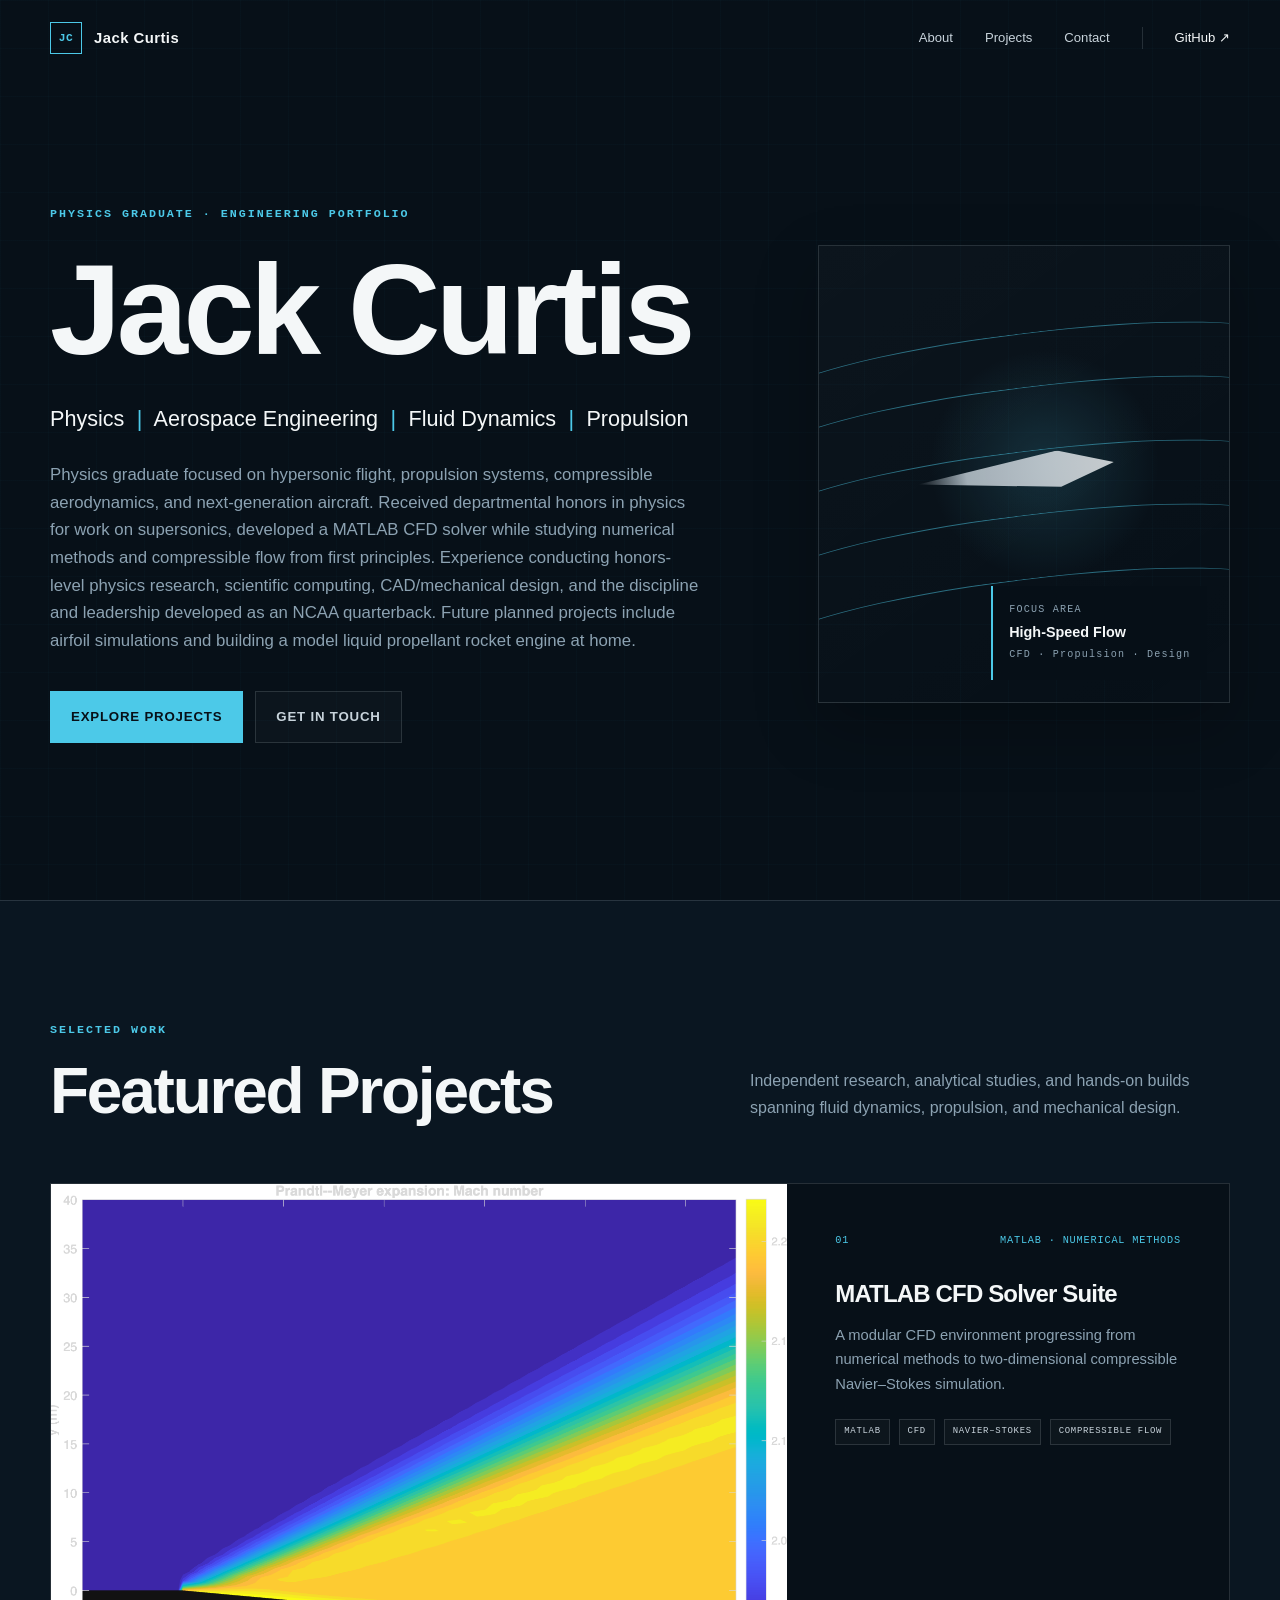
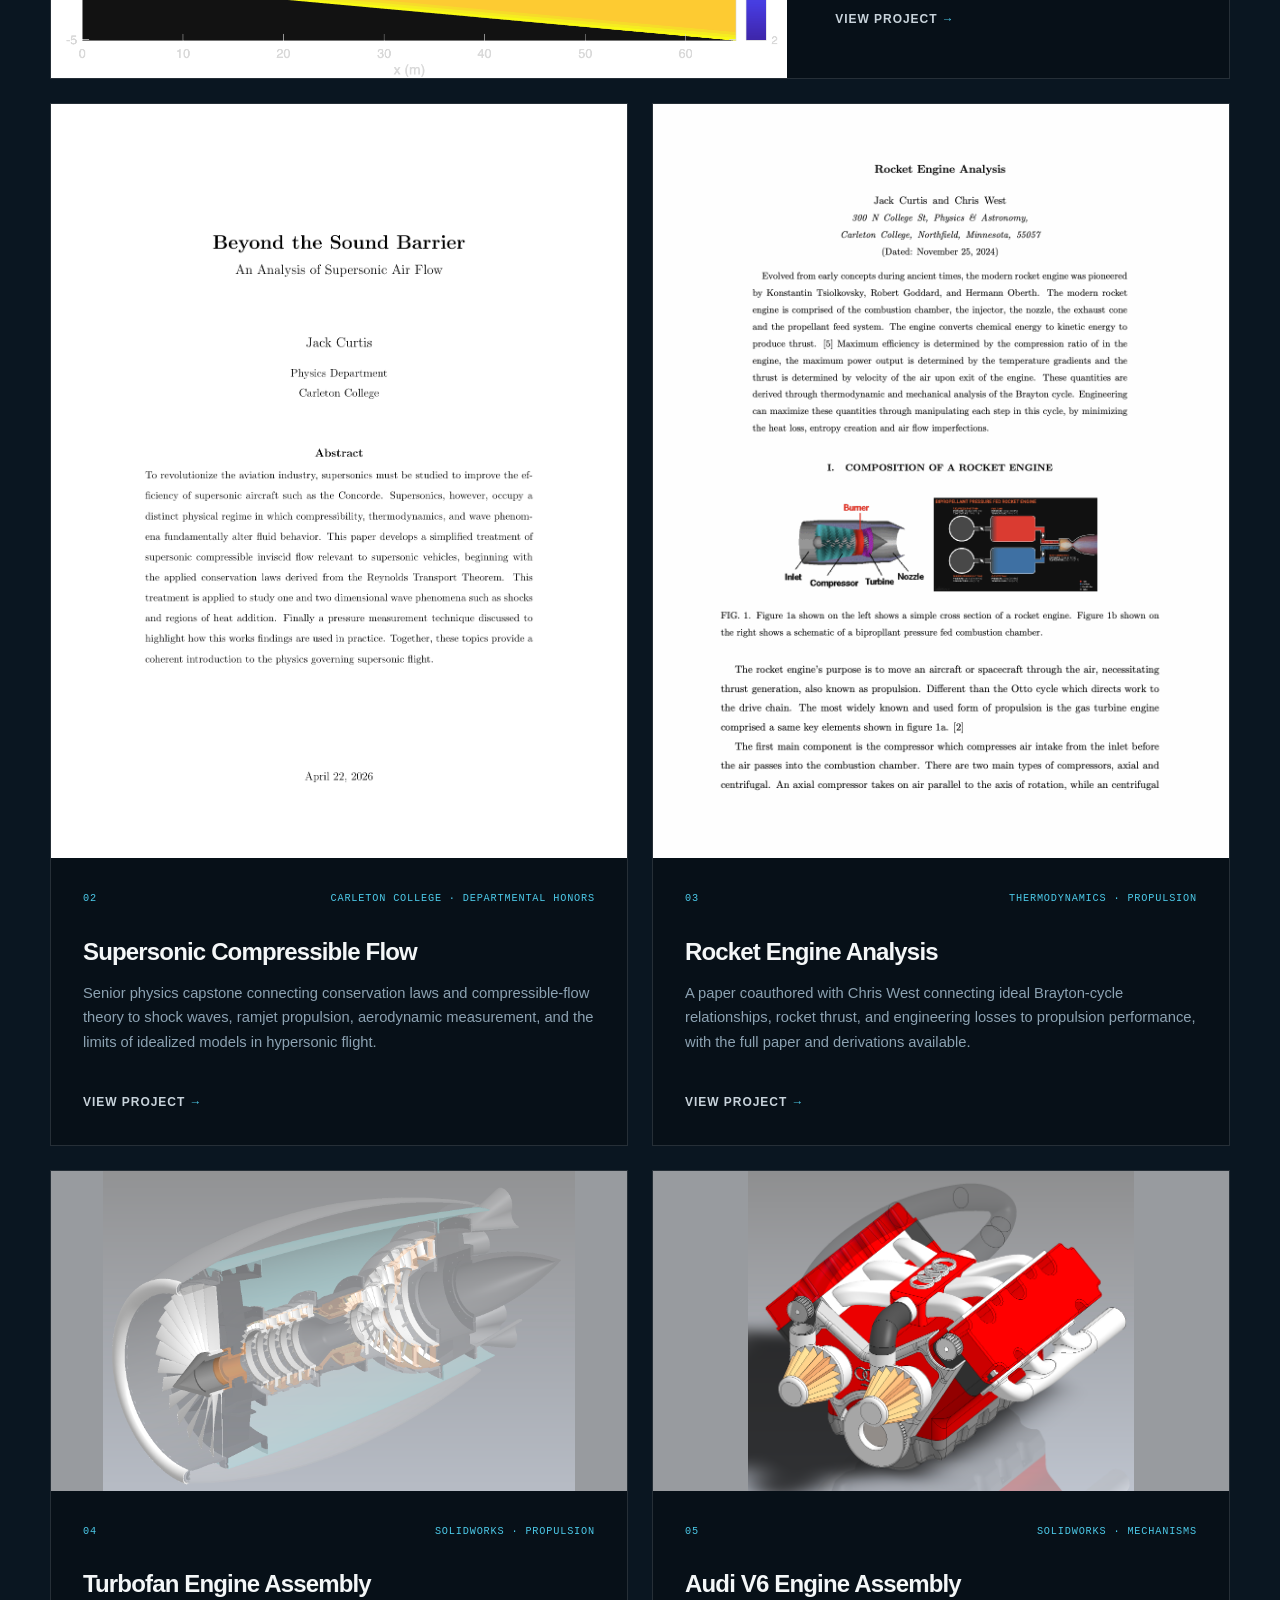
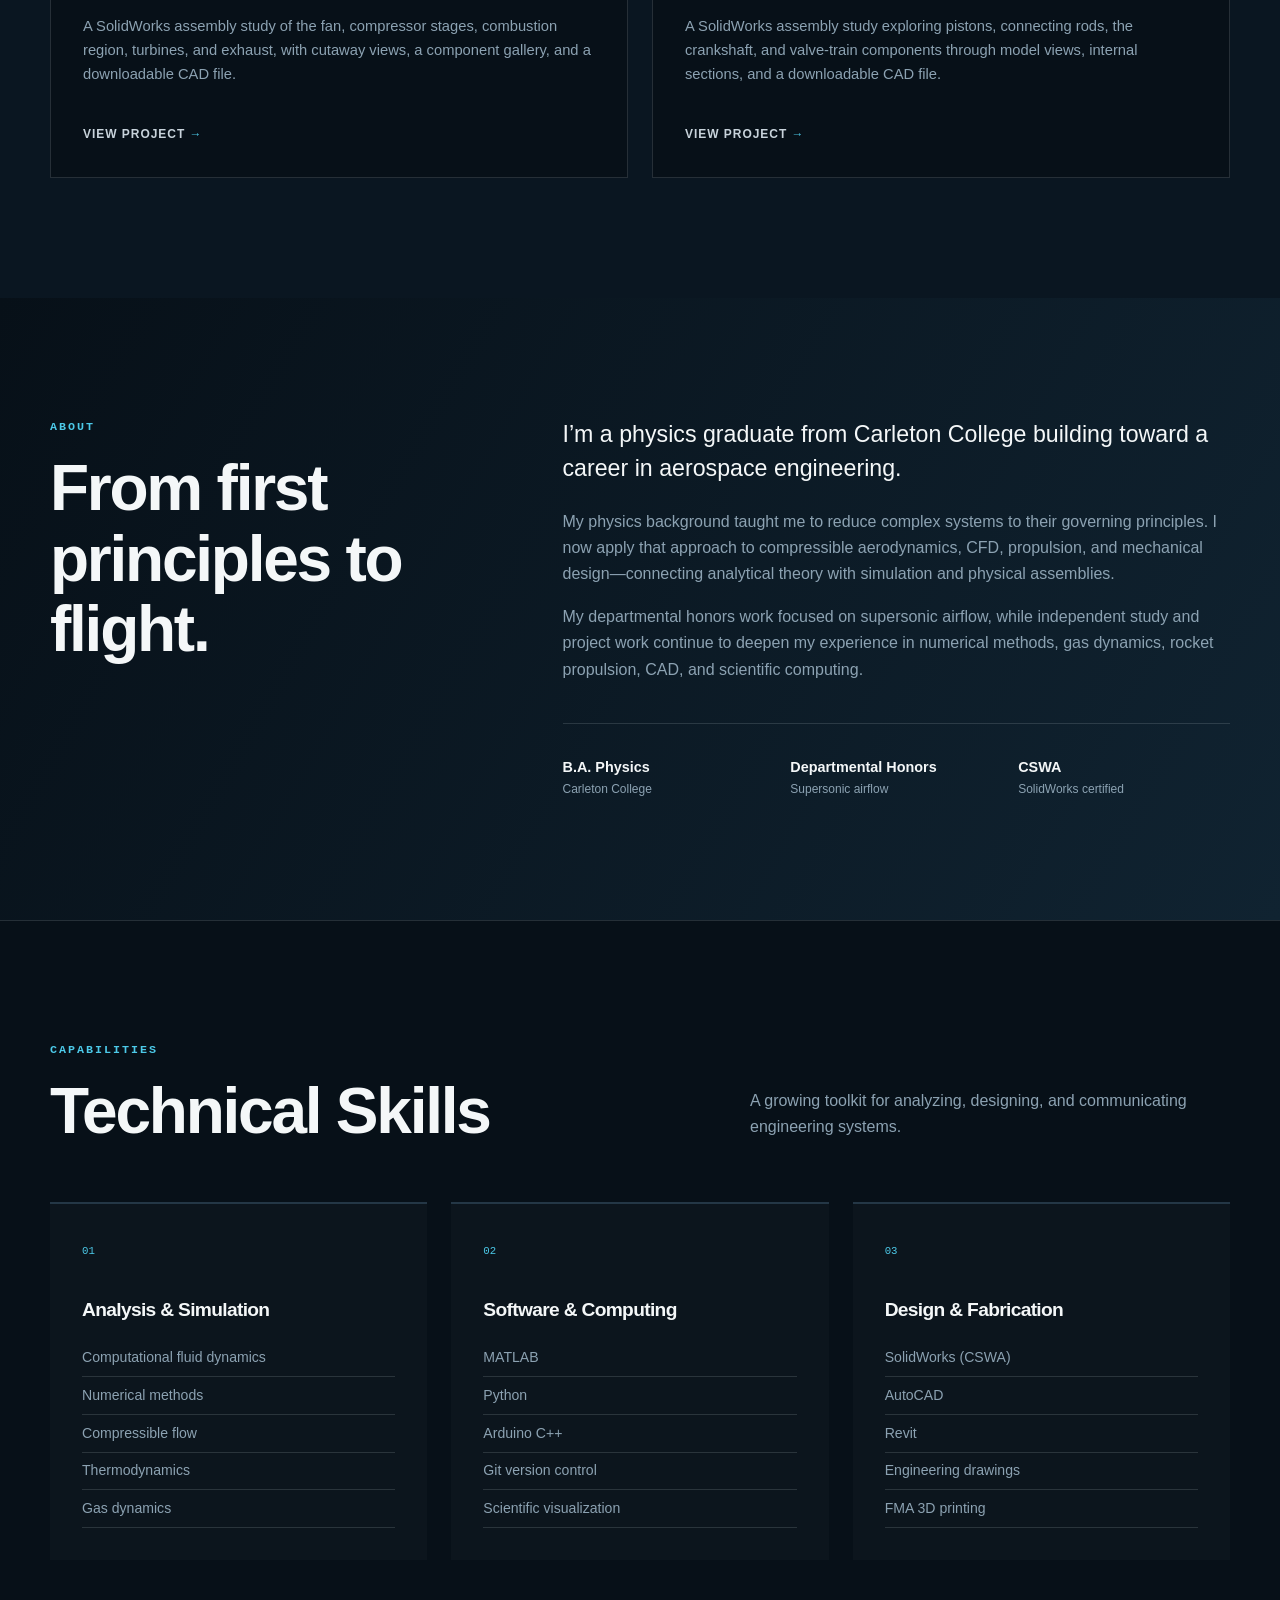
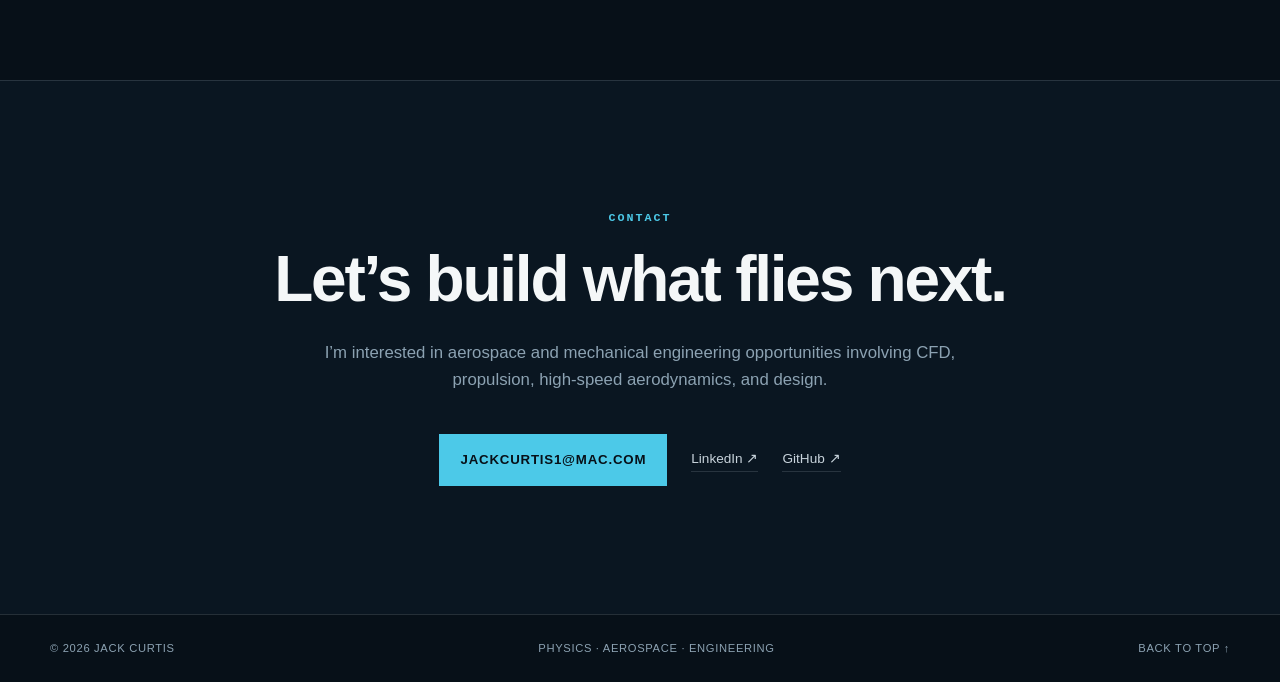
<file: index.html>
<!DOCTYPE html>
<html lang="en">
<head>
    <meta charset="UTF-8">
    <meta name="viewport" content="width=device-width, initial-scale=1.0">
    <meta name="description" content="Jack Curtis is a physics graduate focused on aerospace engineering, computational fluid dynamics, propulsion, and high-speed flight.">
    <title>Jack Curtis | Aerospace Engineering Portfolio</title>
    <link rel="stylesheet" href="css/style.css">
    <script src="js/main.js" defer></script>
</head>
<body>
    <a class="skip-link" href="#main-content">Skip to main content</a>

    <!-- Navigation -->
    <header class="site-header">
        <nav class="nav container" aria-label="Main navigation">
            <a class="nav__brand" href="#top" aria-label="Jack Curtis, home">
                <span class="nav__brand-mark" aria-hidden="true">JC</span><span>Jack Curtis</span>
            </a>
            <button class="nav__toggle" type="button" aria-expanded="false" aria-controls="nav-menu">
                <span class="sr-only">Open navigation</span><span></span><span></span><span></span>
            </button>
            <div class="nav__menu" id="nav-menu">
                <a href="#about">About</a><a href="#projects">Projects</a><a href="#contact">Contact</a>
                <a class="nav__github" href="https://github.com/jackcurtis1-sys" target="_blank" rel="noopener noreferrer">GitHub <span aria-hidden="true">↗</span></a>
            </div>
        </nav>
    </header>

    <main id="main-content">
        <!-- Hero section -->
        <section class="hero" id="top">
            <div class="hero__grid container">
                <div class="hero__content reveal">
                    <p class="eyebrow">Physics graduate · Engineering portfolio</p>
                    <h1>Jack Curtis</h1>
                    <p class="hero__subtitle">Physics <span>|</span> Aerospace Engineering <span>|</span> Fluid Dynamics <span>|</span> Propulsion</p>
                    <p class="hero__intro"> Physics graduate focused on hypersonic flight, propulsion systems, compressible aerodynamics, and next-generation aircraft. Received departmental honors in physics for work on supersonics, developed a MATLAB CFD solver while studying numerical methods and compressible flow from first principles. Experience conducting honors-level physics research, scientific computing, CAD/mechanical design, and the discipline and leadership developed as an NCAA quarterback. Future planned projects include airfoil simulations and building a model liquid propellant rocket engine at home.  </p>
                    <div class="hero__actions">
                        <a class="button button--primary" href="#projects">Explore projects</a>
                        <a class="button button--secondary" href="#contact">Get in touch</a>
                    </div>
                </div>
                <div class="hero__visual reveal" aria-label="Abstract technical illustration of airflow around an aerospace body">
                    <div class="flow-lines" aria-hidden="true"><span></span><span></span><span></span><span></span><span></span></div>
                    <div class="hero__readout"><span>FOCUS AREA</span><strong>High-Speed Flow</strong><small>CFD · Propulsion · Design</small></div>
                </div>
            </div>
        </section>

        <!-- Project pages -->
        <section class="section projects" id="projects">
            <div class="container">
                <div class="section-heading reveal">
                    <div><p class="eyebrow">Selected work</p><h2>Featured Projects</h2></div>
                    <p>Independent research, analytical studies, and hands-on builds spanning fluid dynamics, propulsion, and mechanical design.</p>
                </div>
                <div class="project-grid">
                    <article class="project-card project-card--wide reveal">
                        <a class="project-card__image project-card__image--real" href="cfd-project.html" aria-label="View the MATLAB CFD Solver Suite project">
                            <img src="assets/images/cfd/prandtl-meyer-expansion.png" alt="Mach-number contours from the Prandtl–Meyer expansion solver" width="1486" height="981">
                        </a>
                        <div class="project-card__body">
                            <div class="project-card__meta"><span>01</span><span>MATLAB · Numerical Methods</span></div>
                            <h3>MATLAB CFD Solver Suite</h3>
                            <p>A modular CFD environment progressing from numerical methods to two-dimensional compressible Navier–Stokes simulation.</p>
                            <ul class="tag-list tag-list--compact" aria-label="Project technologies"><li>MATLAB</li><li>CFD</li><li>Navier–Stokes</li><li>Compressible Flow</li></ul>
                            <a class="project-card__status" href="cfd-project.html">View project <span aria-hidden="true">→</span></a>
                        </div>
                    </article>

                    <article class="project-card reveal">
                        <a class="project-card__image project-card__image--real project-card__image--capstone" href="supersonic-capstone.html" aria-label="View the Supersonic Compressible Flow senior capstone project">
                            <img loading="lazy" src="assets/images/capstone/capstone-title-page.png" alt="Title page of Beyond the Sound Barrier: An Analysis of Supersonic Air Flow" width="1275" height="1650">
                        </a>
                        <div class="project-card__body">
                            <div class="project-card__meta"><span>02</span><span>Carleton College · Departmental Honors</span></div>
                            <h3>Supersonic Compressible Flow</h3>
                            <p>Senior physics capstone connecting conservation laws and compressible-flow theory to shock waves, ramjet propulsion, aerodynamic measurement, and the limits of idealized models in hypersonic flight.</p>
                            <a class="project-card__status" href="supersonic-capstone.html">View project <span aria-hidden="true">→</span></a>
                        </div>
                    </article>

                    <article class="project-card reveal">
                        <a class="project-card__image project-card__image--real project-card__image--capstone" href="rocket-engine-analysis.html" aria-label="View the Rocket Engine Analysis project">
                            <img loading="lazy" src="assets/images/rocket/rocket-title-page.png" alt="First page of Rocket Engine Analysis by Jack Curtis and Chris West" width="1190" height="1540">
                        </a>
                        <div class="project-card__body">
                            <div class="project-card__meta"><span>03</span><span>Thermodynamics · Propulsion</span></div>
                            <h3>Rocket Engine Analysis</h3>
                            <p>A paper coauthored with Chris West connecting ideal Brayton-cycle relationships, rocket thrust, and engineering losses to propulsion performance, with the full paper and derivations available.</p>
                            <a class="project-card__status" href="rocket-engine-analysis.html">View project <span aria-hidden="true">→</span></a>
                        </div>
                    </article>

                    <article class="project-card reveal">
                        <a class="project-card__image project-card__image--real project-card__image--cad" href="turbofan-engine.html" aria-label="View the SolidWorks Turbofan project">
                            <img loading="lazy" src="assets/images/turbofan/cutaway.png" alt="SolidWorks turbofan engine cutaway showing the internal stages" width="1490" height="1012">
                        </a>
                        <div class="project-card__body">
                            <div class="project-card__meta"><span>04</span><span>SolidWorks · Propulsion</span></div>
                            <h3>Turbofan Engine Assembly</h3>
                            <p>A SolidWorks assembly study of the fan, compressor stages, combustion region, turbines, and exhaust, with cutaway views, a component gallery, and a downloadable CAD file.</p>
                            <a class="project-card__status" href="turbofan-engine.html">View project <span aria-hidden="true">→</span></a>
                        </div>
                    </article>

                    <article class="project-card reveal">
                        <a class="project-card__image project-card__image--real project-card__image--cad" href="v6-engine.html" aria-label="View the SolidWorks Audi V6 project">
                            <img loading="lazy" src="assets/images/v6/assembly.png" alt="SolidWorks Audi V6 engine assembly perspective view" width="1568" height="1298">
                        </a>
                        <div class="project-card__body">
                            <div class="project-card__meta"><span>05</span><span>SolidWorks · Mechanisms</span></div>
                            <h3>Audi V6 Engine Assembly</h3>
                            <p>A SolidWorks assembly study exploring pistons, connecting rods, the crankshaft, and valve-train components through model views, internal sections, and a downloadable CAD file.</p>
                            <a class="project-card__status" href="v6-engine.html">View project <span aria-hidden="true">→</span></a>
                        </div>
                    </article>

                </div>
            </div>
        </section>

        <!-- About section -->
        <section class="section about" id="about">
            <div class="container about__grid">
                <div class="about__heading reveal"><p class="eyebrow">About</p><h2>From first principles to flight.</h2></div>
                <div class="about__copy reveal">
                    <p class="about__lead">I’m a physics graduate from Carleton College building toward a career in aerospace engineering.</p>
                    <p>My physics background taught me to reduce complex systems to their governing principles. I now apply that approach to compressible aerodynamics, CFD, propulsion, and mechanical design—connecting analytical theory with simulation and physical assemblies.</p>
                    <p>My departmental honors work focused on supersonic airflow, while independent study and project work continue to deepen my experience in numerical methods, gas dynamics, rocket propulsion, CAD, and scientific computing.</p>
                    <div class="about__facts">
                        <div><strong>B.A. Physics</strong><span>Carleton College</span></div>
                        <div><strong>Departmental Honors</strong><span>Supersonic airflow</span></div>
                        <div><strong>CSWA</strong><span>SolidWorks certified</span></div>
                    </div>
                </div>
            </div>
        </section>

        <!-- Technical skills -->
        <section class="section skills" id="skills">
            <div class="container">
                <div class="section-heading reveal">
                    <div><p class="eyebrow">Capabilities</p><h2>Technical Skills</h2></div>
                    <p>A growing toolkit for analyzing, designing, and communicating engineering systems.</p>
                </div>
                <div class="skills__grid">
                    <article class="skill-group reveal"><span class="skill-group__number">01</span><h3>Analysis &amp; Simulation</h3><ul><li>Computational fluid dynamics</li><li>Numerical methods</li><li>Compressible flow</li><li>Thermodynamics</li><li>Gas dynamics</li></ul></article>
                    <article class="skill-group reveal"><span class="skill-group__number">02</span><h3>Software &amp; Computing</h3><ul><li>MATLAB</li><li>Python</li><li>Arduino C++</li><li>Git version control</li><li>Scientific visualization</li></ul></article>
                    <article class="skill-group reveal"><span class="skill-group__number">03</span><h3>Design &amp; Fabrication</h3><ul><li>SolidWorks (CSWA)</li><li>AutoCAD</li><li>Revit</li><li>Engineering drawings</li><li>FMA 3D printing</li></ul></article>
                </div>
            </div>
        </section>

        <!-- Contact callout -->
        <section class="contact" id="contact">
            <div class="container contact__inner reveal">
                <p class="eyebrow">Contact</p><h2>Let’s build what flies next.</h2>
                <p>I’m interested in aerospace and mechanical engineering opportunities involving CFD, propulsion, high-speed aerodynamics, and design.</p>
                <div class="contact__links">
                    <a class="button button--primary" href="mailto:jackcurtis1@mac.com">jackcurtis1@mac.com</a>
                    <a href="https://www.linkedin.com/in/jackcurtis3" target="_blank" rel="noopener noreferrer">LinkedIn <span aria-hidden="true">↗</span></a>
                    <a href="https://github.com/jackcurtis1-sys" target="_blank" rel="noopener noreferrer">GitHub <span aria-hidden="true">↗</span></a>
                </div>
            </div>
        </section>
    </main>

    <!-- Footer -->
    <footer class="site-footer">
        <div class="container site-footer__inner"><p>© <span id="current-year">2026</span> Jack Curtis</p><p>Physics · Aerospace · Engineering</p><a href="#top">Back to top ↑</a></div>
    </footer>
</body>
</html>
</file>
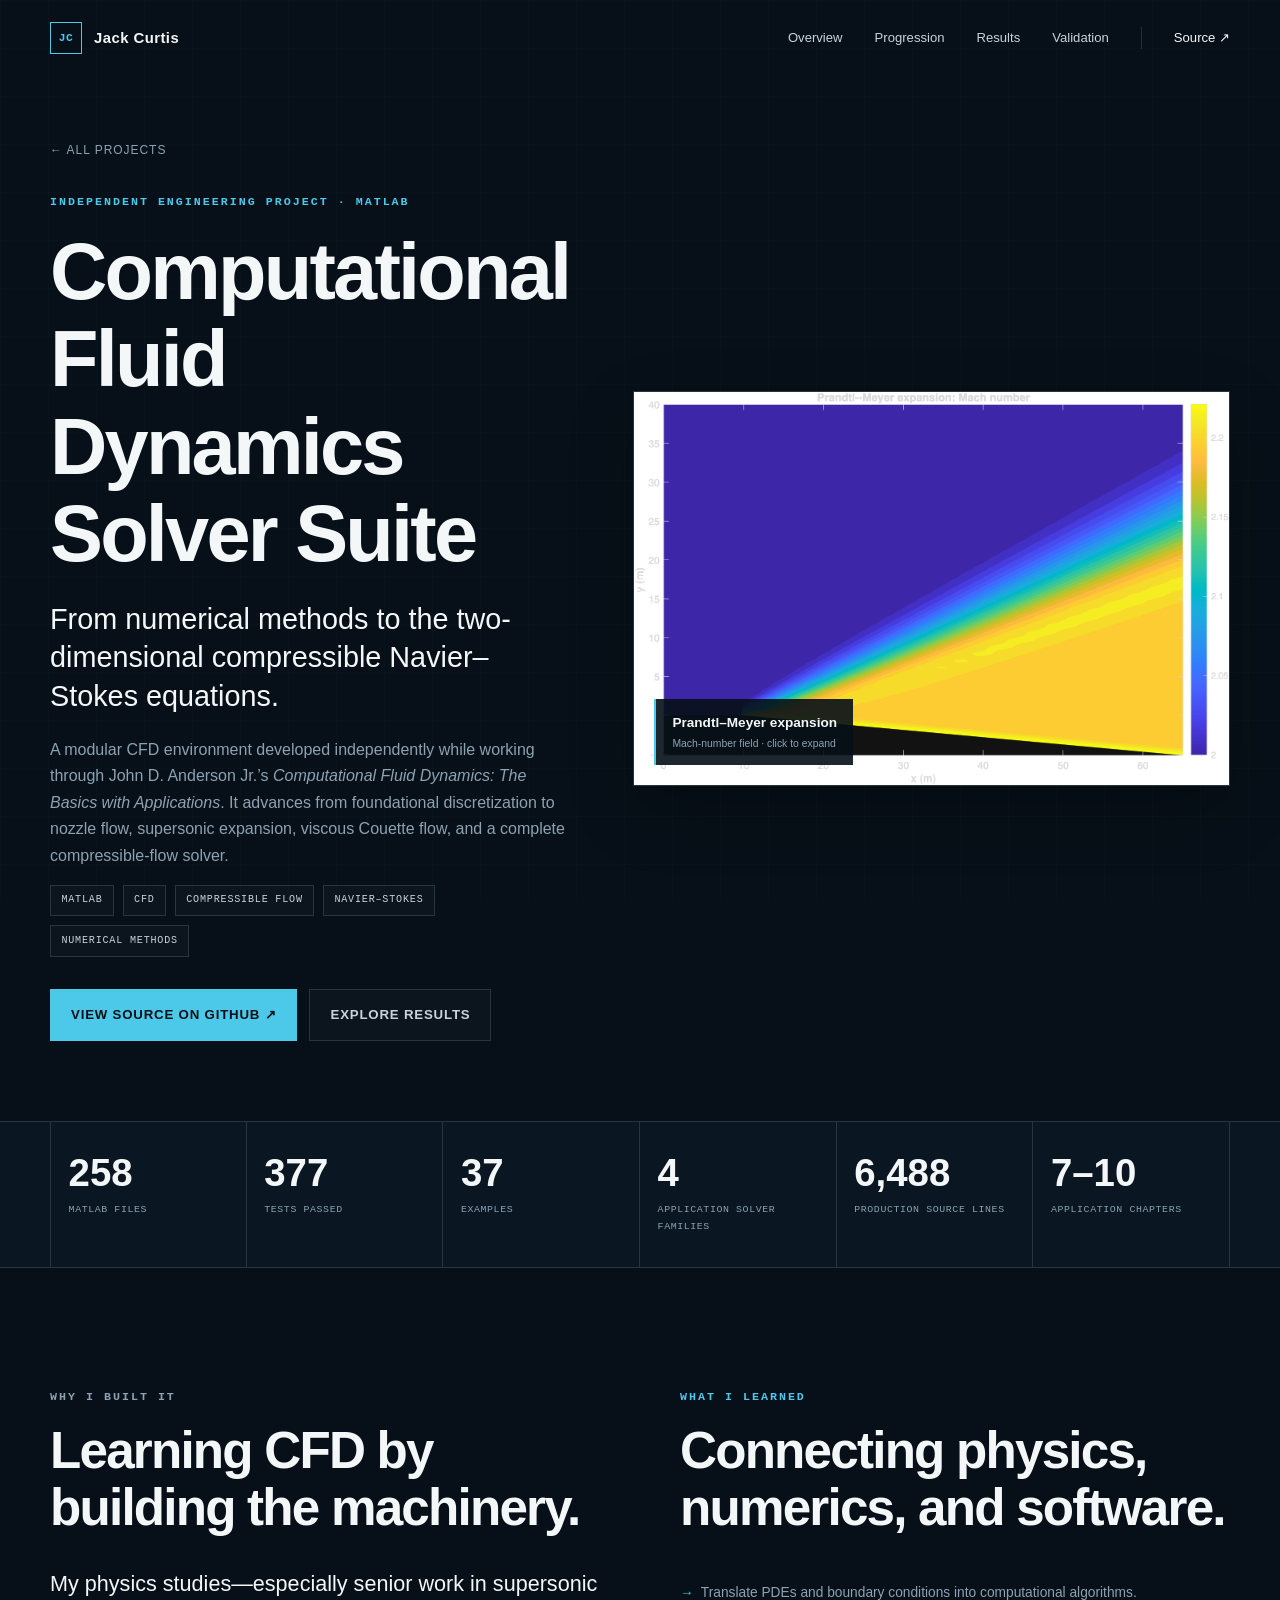
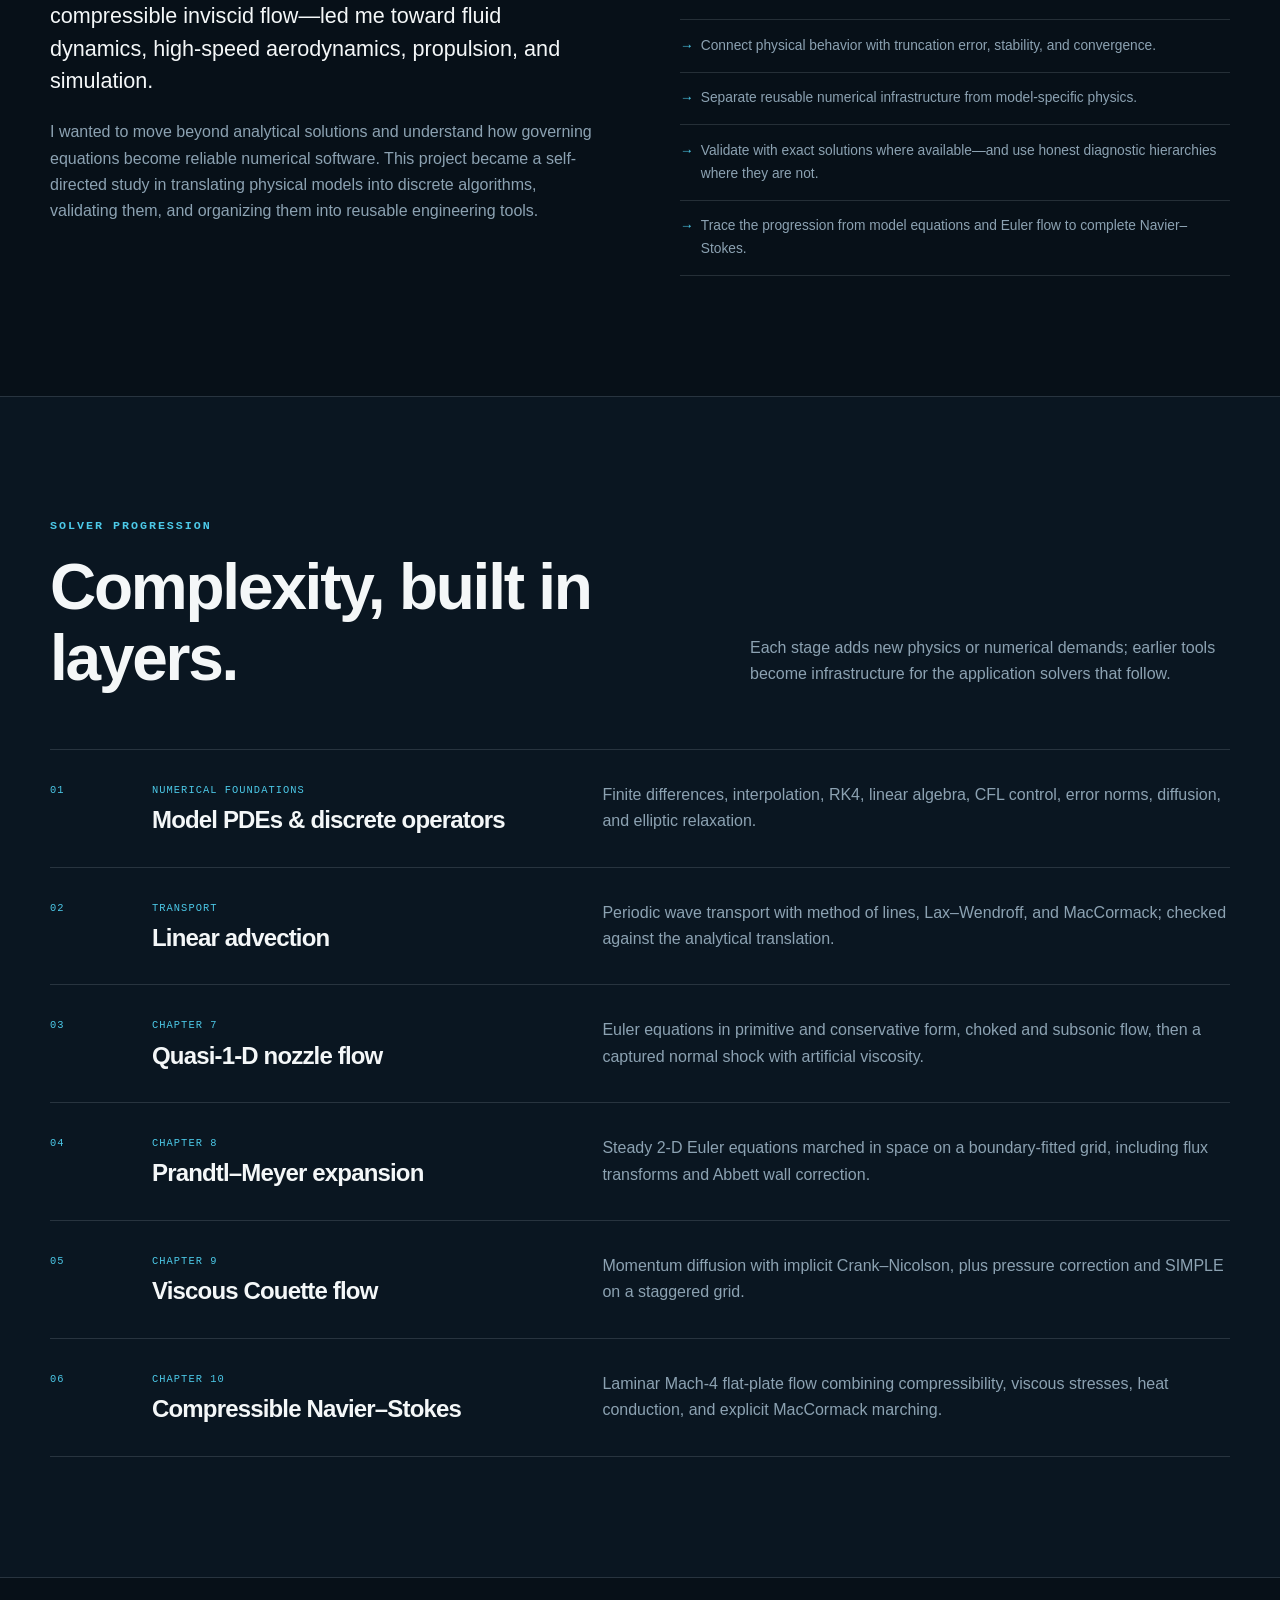
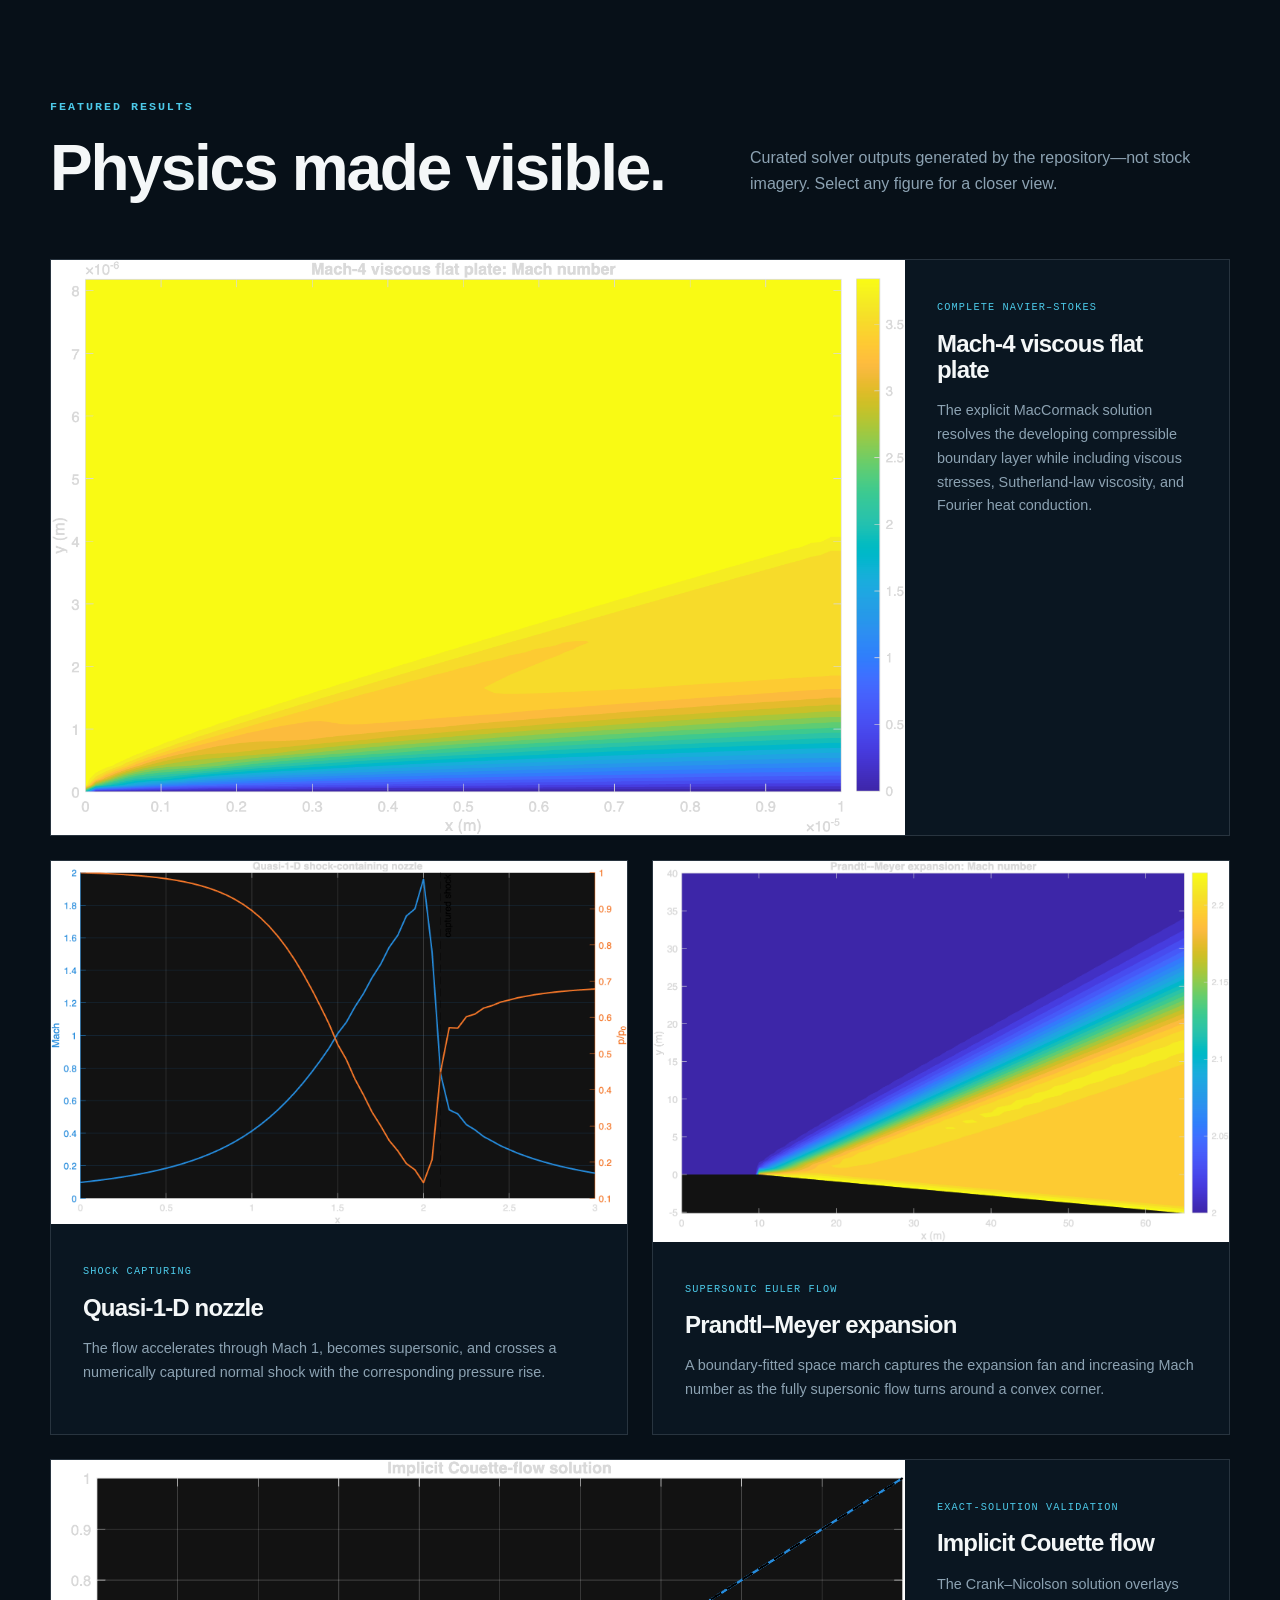
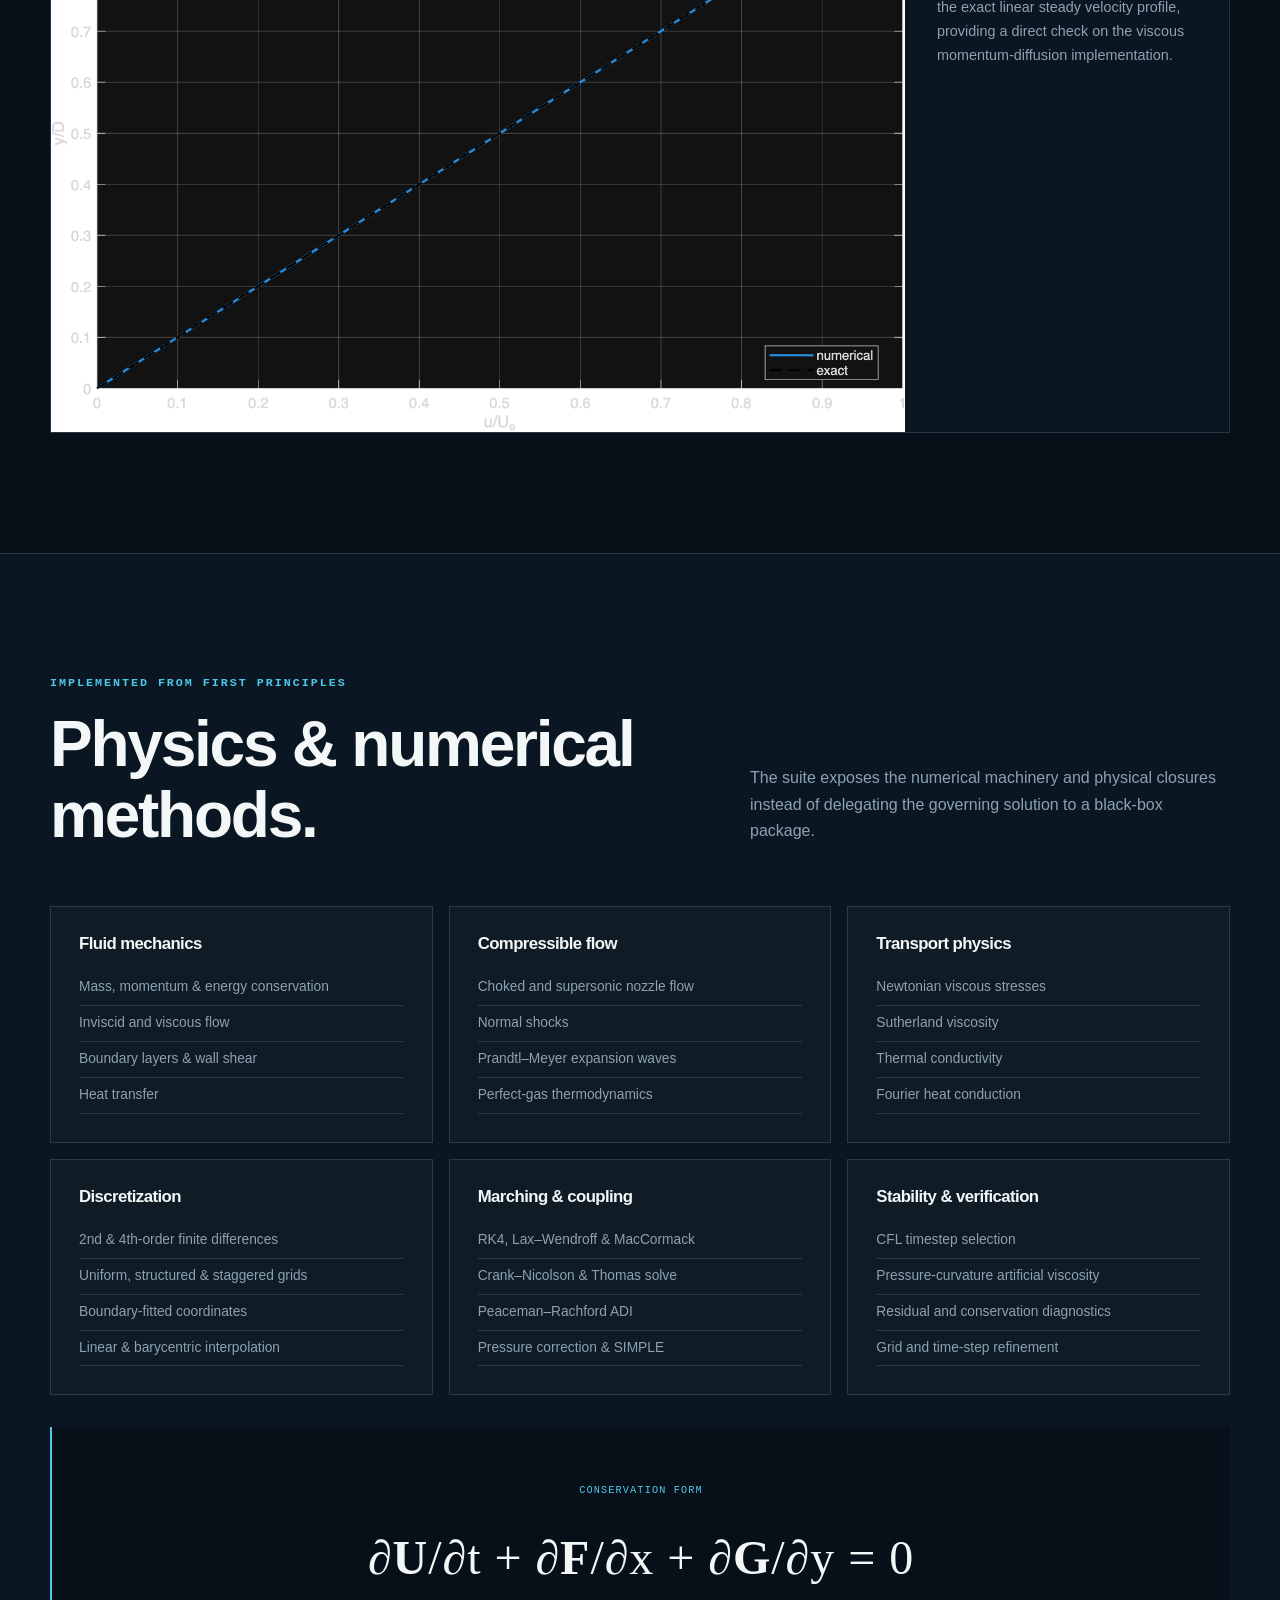
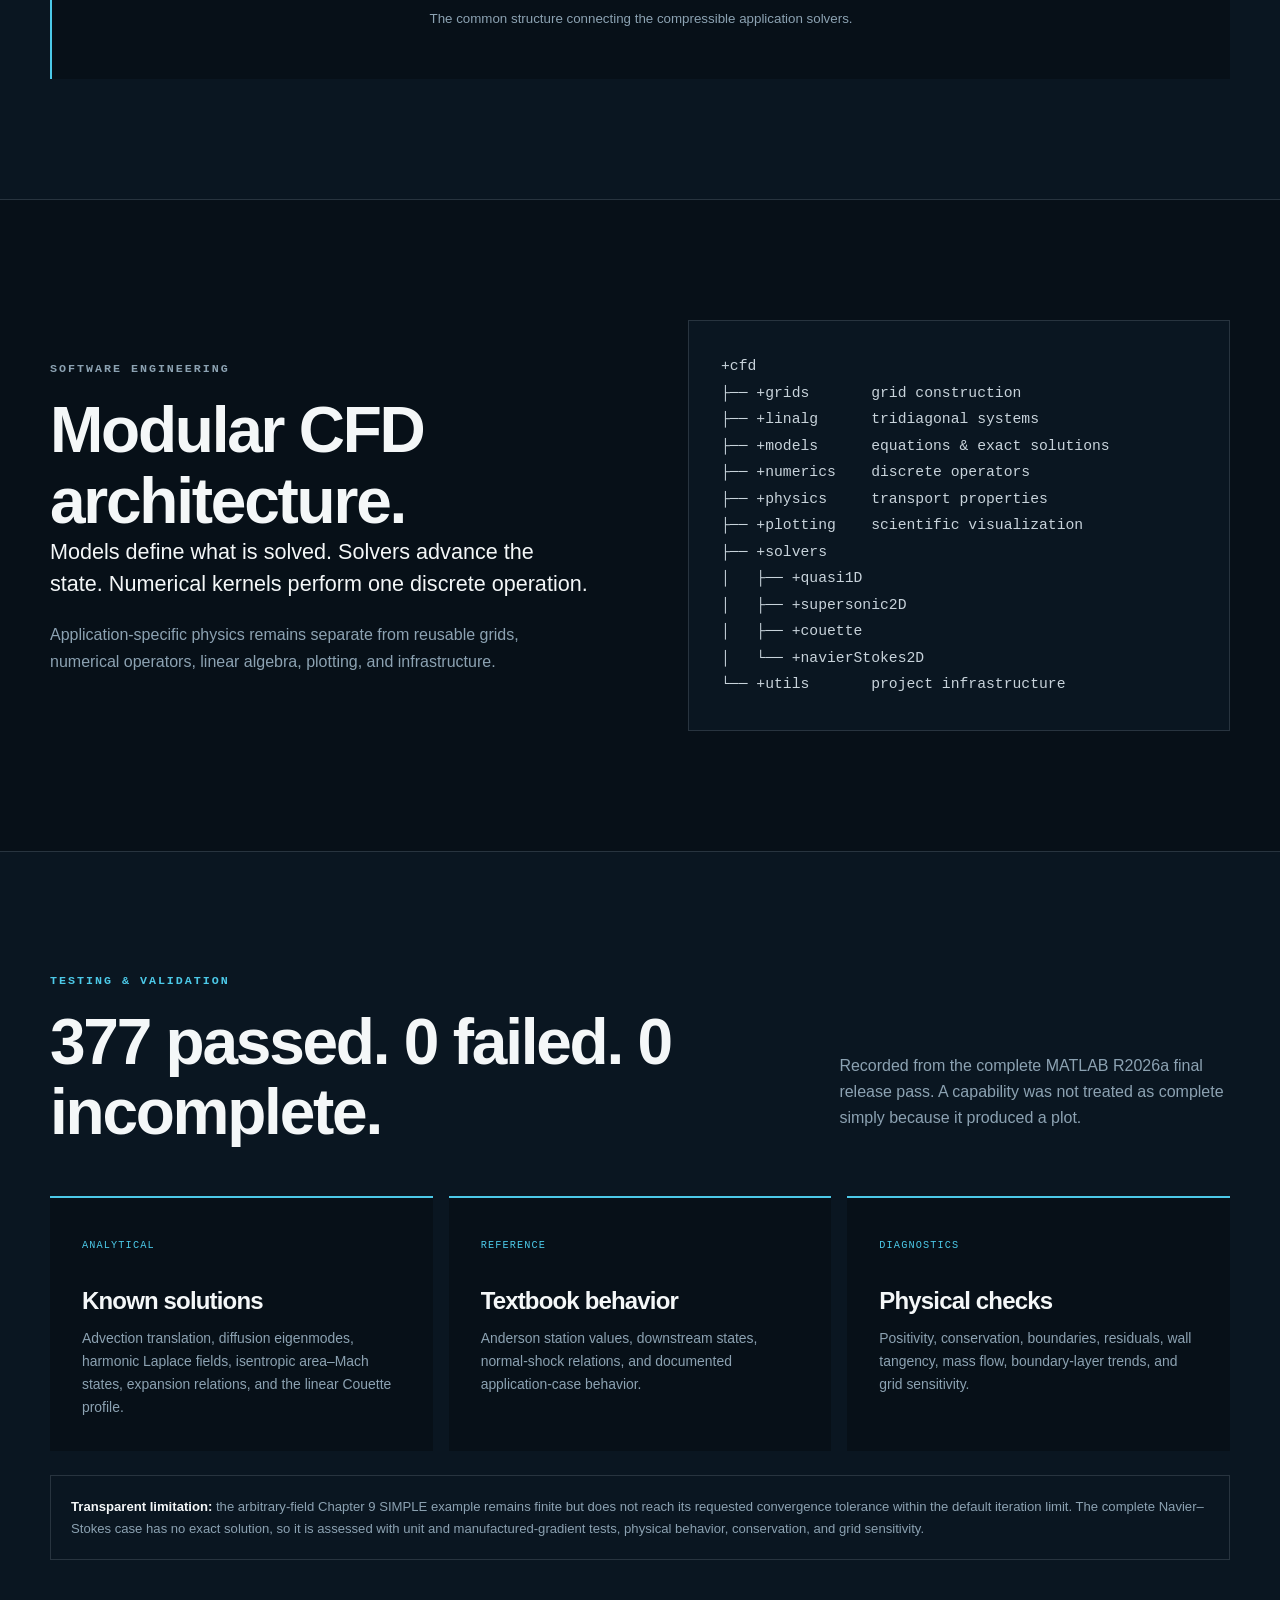
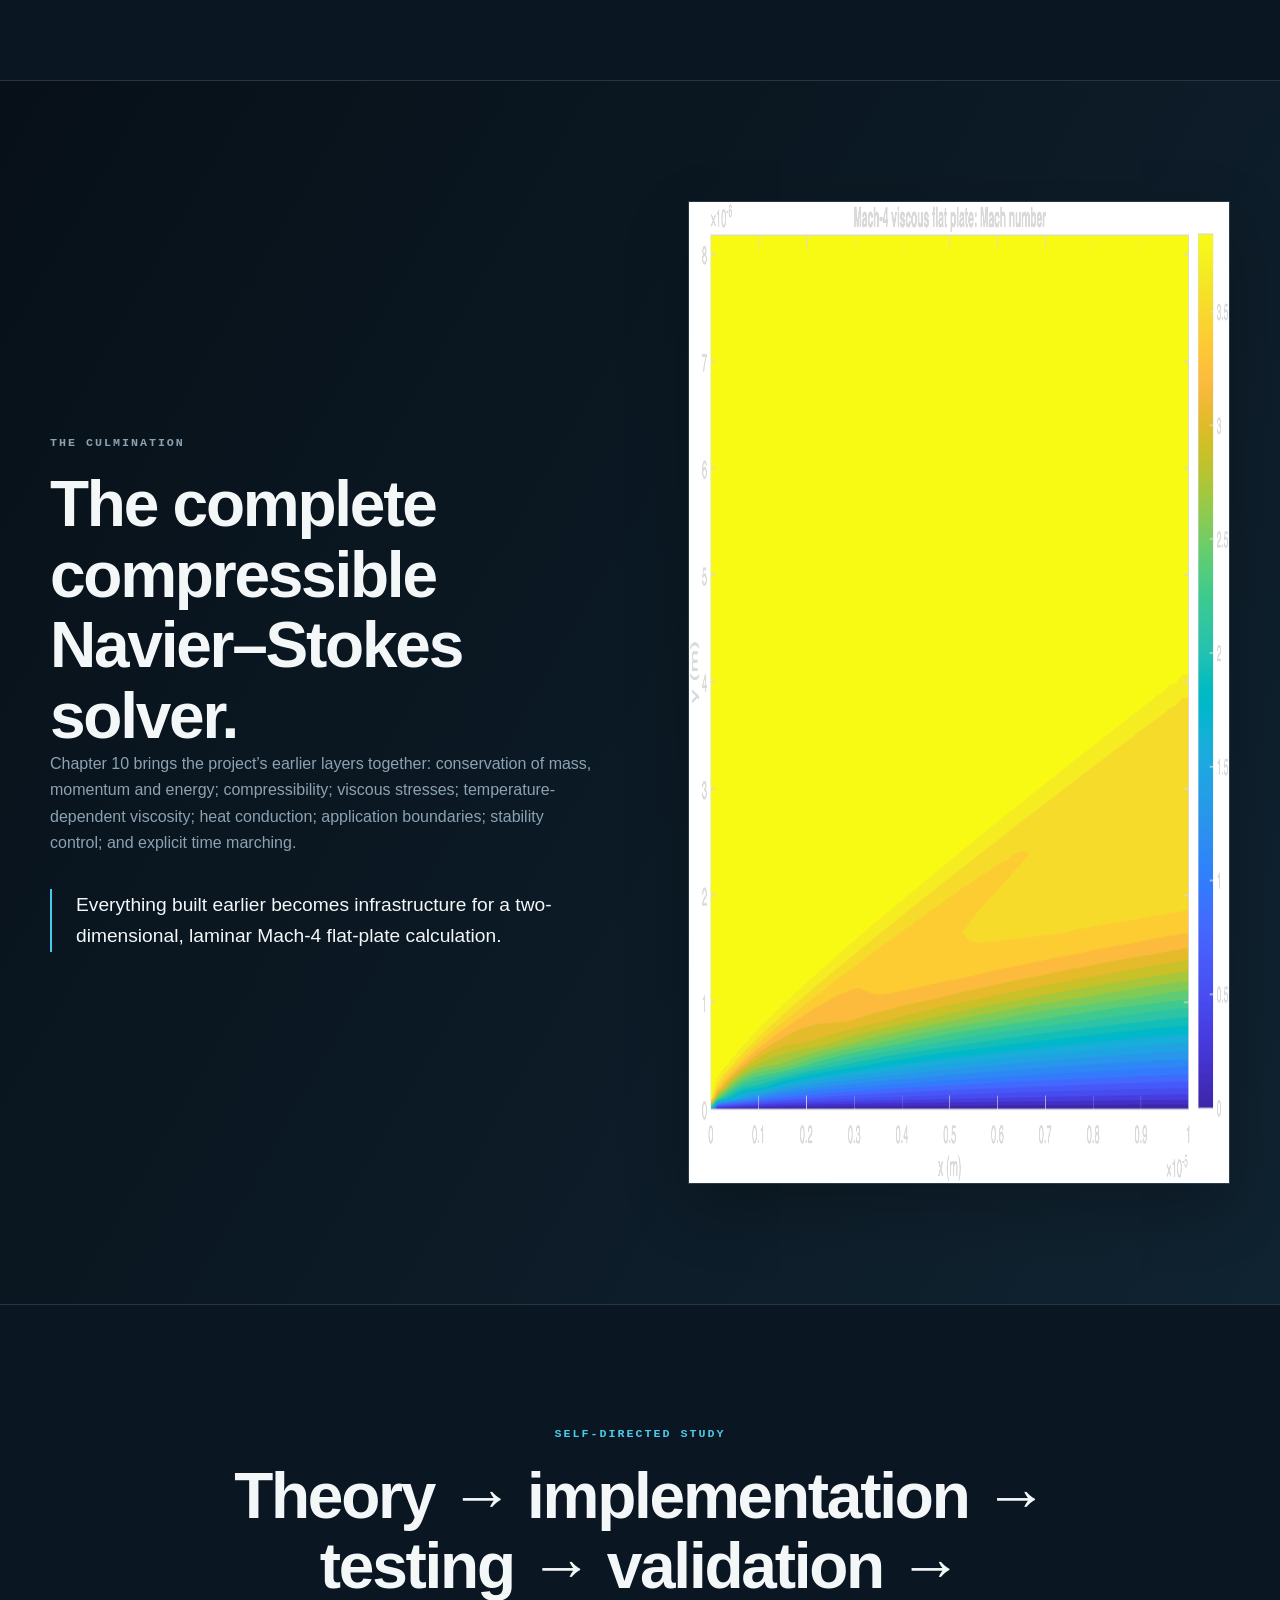
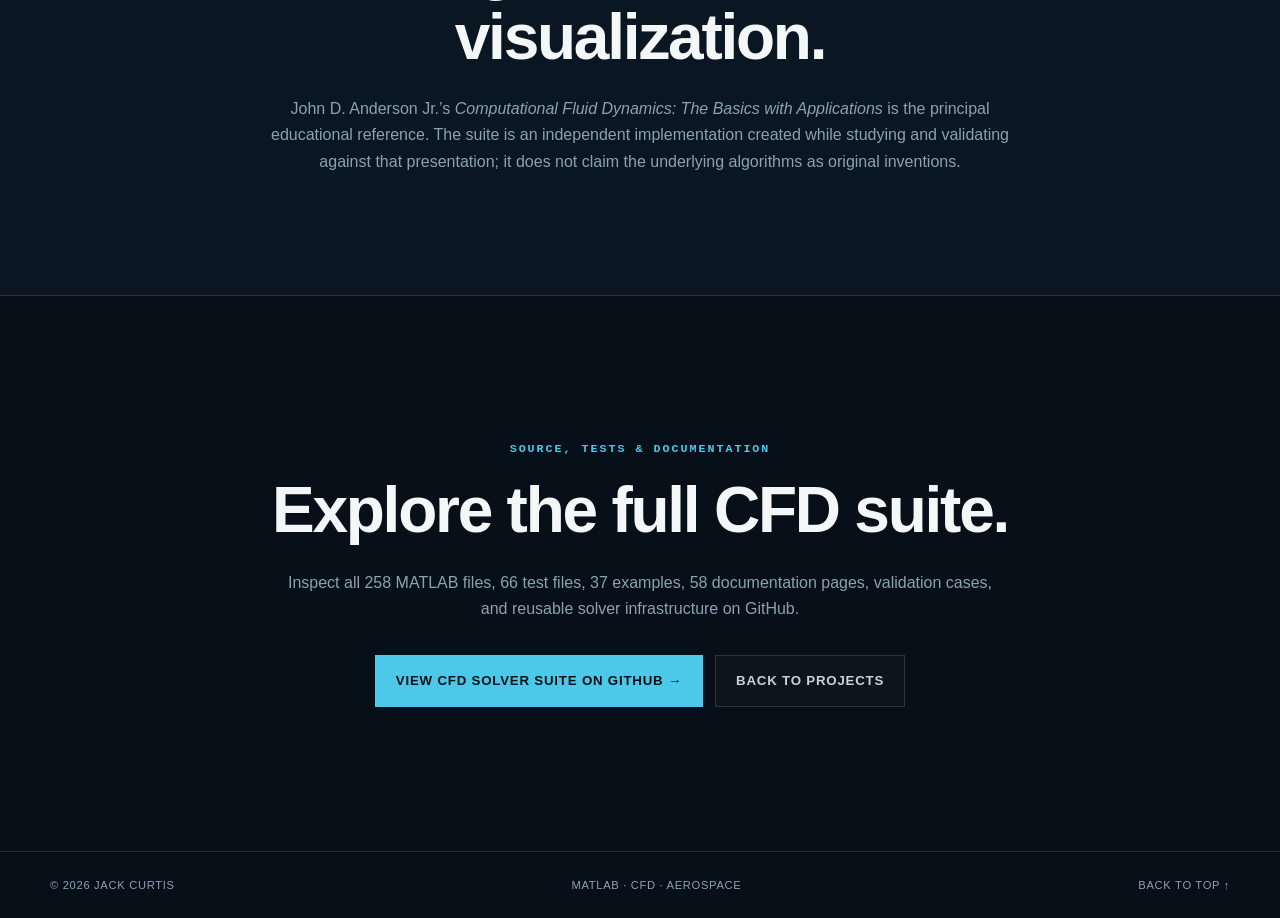
<file: cfd-project.html>
<!DOCTYPE html>
<html lang="en">
<head>
    <meta charset="UTF-8">
    <meta name="viewport" content="width=device-width, initial-scale=1.0">
    <meta name="description" content="A modular MATLAB CFD suite progressing from numerical foundations to the complete two-dimensional compressible Navier–Stokes equations.">
    <title>MATLAB CFD Solver Suite | Jack Curtis</title>
    <link rel="stylesheet" href="css/style.css">
    <script src="js/main.js" defer></script>
</head>
<body class="case-study">
    <a class="skip-link" href="#main-content">Skip to main content</a>
    <header class="site-header is-scrolled">
        <nav class="nav container" aria-label="Main navigation">
            <a class="nav__brand" href="index.html" aria-label="Jack Curtis, home"><span class="nav__brand-mark" aria-hidden="true">JC</span><span>Jack Curtis</span></a>
            <button class="nav__toggle" type="button" aria-expanded="false" aria-controls="nav-menu"><span class="sr-only">Open navigation</span><span></span><span></span><span></span></button>
            <div class="nav__menu" id="nav-menu"><a href="#overview">Overview</a><a href="#progression">Progression</a><a href="#results">Results</a><a href="#validation">Validation</a><a class="nav__github" href="https://github.com/jackcurtis1-sys/MATLABCFD" target="_blank" rel="noopener noreferrer">Source <span aria-hidden="true">↗</span></a></div>
        </nav>
    </header>

    <main id="main-content">
        <section class="case-hero" id="top">
            <div class="container case-hero__grid">
                <div class="case-hero__copy reveal">
                    <a class="back-link" href="index.html#projects">← All projects</a>
                    <p class="eyebrow">Independent engineering project · MATLAB</p>
                    <h1>Computational Fluid Dynamics Solver Suite</h1>
                    <p class="case-hero__subtitle">From numerical methods to the two-dimensional compressible Navier–Stokes equations.</p>
                    <p class="case-hero__intro">A modular CFD environment developed independently while working through John D. Anderson Jr.’s <em>Computational Fluid Dynamics: The Basics with Applications</em>. It advances from foundational discretization to nozzle flow, supersonic expansion, viscous Couette flow, and a complete compressible-flow solver.</p>
                    <ul class="tag-list" aria-label="Project technologies"><li>MATLAB</li><li>CFD</li><li>Compressible Flow</li><li>Navier–Stokes</li><li>Numerical Methods</li></ul>
                    <div class="hero__actions"><a class="button button--primary" href="https://github.com/jackcurtis1-sys/MATLABCFD" target="_blank" rel="noopener noreferrer">View source on GitHub ↗</a><a class="button button--secondary" href="#results">Explore results</a></div>
                </div>
                <button class="case-hero__figure image-button reveal" type="button" data-lightbox="assets/images/cfd/prandtl-meyer-expansion.png" data-caption="Prandtl–Meyer expansion: Mach-number contours on a boundary-fitted grid.">
                    <img src="assets/images/cfd/prandtl-meyer-expansion.png" alt="Mach-number contours spreading from a convex corner in a two-dimensional Prandtl–Meyer expansion" width="1486" height="981">
                    <span><strong>Prandtl–Meyer expansion</strong><small>Mach-number field · click to expand</small></span>
                </button>
            </div>
        </section>

        <section class="metric-strip" aria-label="Project at a glance">
            <div class="container metrics reveal">
                <div><strong>258</strong><span>MATLAB files</span></div><div><strong>377</strong><span>Tests passed</span></div><div><strong>37</strong><span>Examples</span></div><div><strong>4</strong><span>Application solver families</span></div><div><strong>6,488</strong><span>Production source lines</span></div><div><strong>7–10</strong><span>Application chapters</span></div>
            </div>
        </section>

        <section class="section" id="overview">
            <div class="container intro-grid">
                <article class="prose reveal"><p class="eyebrow">Why I built it</p><h2>Learning CFD by building the machinery.</h2><p class="lead">My physics studies—especially senior work in supersonic compressible inviscid flow—led me toward fluid dynamics, high-speed aerodynamics, propulsion, and simulation.</p><p>I wanted to move beyond analytical solutions and understand how governing equations become reliable numerical software. This project became a self-directed study in translating physical models into discrete algorithms, validating them, and organizing them into reusable engineering tools.</p></article>
                <article class="reveal"><p class="eyebrow">What I learned</p><h2>Connecting physics, numerics, and software.</h2><ul class="learning-list learning-list--top"><li>Translate PDEs and boundary conditions into computational algorithms.</li><li>Connect physical behavior with truncation error, stability, and convergence.</li><li>Separate reusable numerical infrastructure from model-specific physics.</li><li>Validate with exact solutions where available—and use honest diagnostic hierarchies where they are not.</li><li>Trace the progression from model equations and Euler flow to complete Navier–Stokes.</li></ul></article>
            </div>
        </section>

        <section class="section section--surface" id="progression">
            <div class="container"><div class="section-heading reveal"><div><p class="eyebrow">Solver progression</p><h2>Complexity, built in layers.</h2></div><p>Each stage adds new physics or numerical demands; earlier tools become infrastructure for the application solvers that follow.</p></div>
                <ol class="progression">
                    <li class="reveal"><span>01</span><div><p>Numerical foundations</p><h3>Model PDEs &amp; discrete operators</h3></div><p>Finite differences, interpolation, RK4, linear algebra, CFL control, error norms, diffusion, and elliptic relaxation.</p></li>
                    <li class="reveal"><span>02</span><div><p>Transport</p><h3>Linear advection</h3></div><p>Periodic wave transport with method of lines, Lax–Wendroff, and MacCormack; checked against the analytical translation.</p></li>
                    <li class="reveal"><span>03</span><div><p>Chapter 7</p><h3>Quasi-1-D nozzle flow</h3></div><p>Euler equations in primitive and conservative form, choked and subsonic flow, then a captured normal shock with artificial viscosity.</p></li>
                    <li class="reveal"><span>04</span><div><p>Chapter 8</p><h3>Prandtl–Meyer expansion</h3></div><p>Steady 2-D Euler equations marched in space on a boundary-fitted grid, including flux transforms and Abbett wall correction.</p></li>
                    <li class="reveal"><span>05</span><div><p>Chapter 9</p><h3>Viscous Couette flow</h3></div><p>Momentum diffusion with implicit Crank–Nicolson, plus pressure correction and SIMPLE on a staggered grid.</p></li>
                    <li class="reveal"><span>06</span><div><p>Chapter 10</p><h3>Compressible Navier–Stokes</h3></div><p>Laminar Mach-4 flat-plate flow combining compressibility, viscous stresses, heat conduction, and explicit MacCormack marching.</p></li>
                </ol>
            </div>
        </section>

        <section class="section" id="results">
            <div class="container"><div class="section-heading reveal"><div><p class="eyebrow">Featured results</p><h2>Physics made visible.</h2></div><p>Curated solver outputs generated by the repository—not stock imagery. Select any figure for a closer view.</p></div>
                <div class="result-grid">
                    <figure class="result-card result-card--wide reveal"><button class="image-button" type="button" data-lightbox="assets/images/cfd/mach4-flat-plate.png" data-caption="Mach-4 viscous flat plate: Mach-number contours from the complete two-dimensional compressible Navier–Stokes solver."><img loading="lazy" src="assets/images/cfd/mach4-flat-plate.png" alt="Mach-number contours showing a developing viscous boundary layer above a Mach-4 flat plate" width="1460" height="983"></button><figcaption><span>Complete Navier–Stokes</span><h3>Mach-4 viscous flat plate</h3><p>The explicit MacCormack solution resolves the developing compressible boundary layer while including viscous stresses, Sutherland-law viscosity, and Fourier heat conduction.</p></figcaption></figure>
                    <figure class="result-card reveal"><button class="image-button" type="button" data-lightbox="assets/images/cfd/nozzle-shock.png" data-caption="Shock-containing nozzle: Mach number and normalized pressure through a quasi-one-dimensional nozzle."><img loading="lazy" src="assets/images/cfd/nozzle-shock.png" alt="Mach and normalized pressure curves through a quasi-one-dimensional nozzle with a captured normal shock" width="1548" height="976"></button><figcaption><span>Shock capturing</span><h3>Quasi-1-D nozzle</h3><p>The flow accelerates through Mach 1, becomes supersonic, and crosses a numerically captured normal shock with the corresponding pressure rise.</p></figcaption></figure>
                    <figure class="result-card reveal"><button class="image-button" type="button" data-lightbox="assets/images/cfd/prandtl-meyer-expansion.png" data-caption="Prandtl–Meyer expansion: Mach-number contours on a boundary-fitted grid."><img loading="lazy" src="assets/images/cfd/prandtl-meyer-expansion.png" alt="Mach-number contours showing an expansion fan issuing from a convex wall corner" width="1486" height="981"></button><figcaption><span>Supersonic Euler flow</span><h3>Prandtl–Meyer expansion</h3><p>A boundary-fitted space march captures the expansion fan and increasing Mach number as the fully supersonic flow turns around a convex corner.</p></figcaption></figure>
                    <figure class="result-card result-card--wide reveal"><button class="image-button" type="button" data-lightbox="assets/images/cfd/couette-flow.png" data-caption="Implicit Couette flow: numerical solution overlaid on the exact linear velocity profile."><img loading="lazy" src="assets/images/cfd/couette-flow.png" alt="Numerical and exact Couette-flow velocity profiles overlapping along a straight line" width="1466" height="982"></button><figcaption><span>Exact-solution validation</span><h3>Implicit Couette flow</h3><p>The Crank–Nicolson solution overlays the exact linear steady velocity profile, providing a direct check on the viscous momentum-diffusion implementation.</p></figcaption></figure>
                </div>
            </div>
        </section>

        <section class="section section--surface">
            <div class="container"><div class="section-heading reveal"><div><p class="eyebrow">Implemented from first principles</p><h2>Physics &amp; numerical methods.</h2></div><p>The suite exposes the numerical machinery and physical closures instead of delegating the governing solution to a black-box package.</p></div>
                <div class="capability-grid">
                    <article class="capability reveal"><h3>Fluid mechanics</h3><ul><li>Mass, momentum &amp; energy conservation</li><li>Inviscid and viscous flow</li><li>Boundary layers &amp; wall shear</li><li>Heat transfer</li></ul></article>
                    <article class="capability reveal"><h3>Compressible flow</h3><ul><li>Choked and supersonic nozzle flow</li><li>Normal shocks</li><li>Prandtl–Meyer expansion waves</li><li>Perfect-gas thermodynamics</li></ul></article>
                    <article class="capability reveal"><h3>Transport physics</h3><ul><li>Newtonian viscous stresses</li><li>Sutherland viscosity</li><li>Thermal conductivity</li><li>Fourier heat conduction</li></ul></article>
                    <article class="capability reveal"><h3>Discretization</h3><ul><li>2nd &amp; 4th-order finite differences</li><li>Uniform, structured &amp; staggered grids</li><li>Boundary-fitted coordinates</li><li>Linear &amp; barycentric interpolation</li></ul></article>
                    <article class="capability reveal"><h3>Marching &amp; coupling</h3><ul><li>RK4, Lax–Wendroff &amp; MacCormack</li><li>Crank–Nicolson &amp; Thomas solve</li><li>Peaceman–Rachford ADI</li><li>Pressure correction &amp; SIMPLE</li></ul></article>
                    <article class="capability reveal"><h3>Stability &amp; verification</h3><ul><li>CFL timestep selection</li><li>Pressure-curvature artificial viscosity</li><li>Residual and conservation diagnostics</li><li>Grid and time-step refinement</li></ul></article>
                </div>
                <div class="equation reveal" aria-label="Conservation law: partial U over partial t plus partial F over partial x plus partial G over partial y equals zero"><span>Conservation form</span><p>∂<b>U</b>/∂t + ∂<b>F</b>/∂x + ∂<b>G</b>/∂y = 0</p><small>The common structure connecting the compressible application solvers.</small></div>
            </div>
        </section>

        <section class="section" id="architecture">
            <div class="container architecture-grid"><div class="reveal"><p class="eyebrow">Software engineering</p><h2>Modular CFD architecture.</h2><p class="lead">Models define what is solved. Solvers advance the state. Numerical kernels perform one discrete operation.</p><p>Application-specific physics remains separate from reusable grids, numerical operators, linear algebra, plotting, and infrastructure.</p></div>
                <pre class="code-tree reveal" aria-label="Simplified source code package tree"><code>+cfd
├── +grids       grid construction
├── +linalg      tridiagonal systems
├── +models      equations &amp; exact solutions
├── +numerics    discrete operators
├── +physics     transport properties
├── +plotting    scientific visualization
├── +solvers
│   ├── +quasi1D
│   ├── +supersonic2D
│   ├── +couette
│   └── +navierStokes2D
└── +utils       project infrastructure</code></pre>
            </div>
        </section>

        <section class="section section--surface" id="validation">
            <div class="container"><div class="validation-head reveal"><div><p class="eyebrow">Testing &amp; validation</p><h2>377 passed. 0 failed. 0 incomplete.</h2></div><p>Recorded from the complete MATLAB R2026a final release pass. A capability was not treated as complete simply because it produced a plot.</p></div>
                <div class="validation-grid">
                    <article class="reveal"><span>Analytical</span><h3>Known solutions</h3><p>Advection translation, diffusion eigenmodes, harmonic Laplace fields, isentropic area–Mach states, expansion relations, and the linear Couette profile.</p></article>
                    <article class="reveal"><span>Reference</span><h3>Textbook behavior</h3><p>Anderson station values, downstream states, normal-shock relations, and documented application-case behavior.</p></article>
                    <article class="reveal"><span>Diagnostics</span><h3>Physical checks</h3><p>Positivity, conservation, boundaries, residuals, wall tangency, mass flow, boundary-layer trends, and grid sensitivity.</p></article>
                </div>
                <p class="validation-note reveal"><strong>Transparent limitation:</strong> the arbitrary-field Chapter 9 SIMPLE example remains finite but does not reach its requested convergence tolerance within the default iteration limit. The complete Navier–Stokes case has no exact solution, so it is assessed with unit and manufactured-gradient tests, physical behavior, conservation, and grid sensitivity.</p>
            </div>
        </section>

        <section class="section capstone">
            <div class="container capstone__grid"><div class="reveal"><p class="eyebrow">The culmination</p><h2>The complete compressible Navier–Stokes solver.</h2><p>Chapter 10 brings the project’s earlier layers together: conservation of mass, momentum and energy; compressibility; viscous stresses; temperature-dependent viscosity; heat conduction; application boundaries; stability control; and explicit time marching.</p><blockquote>Everything built earlier becomes infrastructure for a two-dimensional, laminar Mach-4 flat-plate calculation.</blockquote></div><img class="reveal" loading="lazy" src="assets/images/cfd/mach4-flat-plate.png" alt="Mach contours showing the compressible viscous boundary layer developing above a flat plate" width="1460" height="983"></div>
        </section>

        <section class="section section--surface">
            <div class="container study-note reveal"><p class="eyebrow">Self-directed study</p><h2>Theory → implementation → testing → validation → visualization.</h2><p>John D. Anderson Jr.’s <em>Computational Fluid Dynamics: The Basics with Applications</em> is the principal educational reference. The suite is an independent implementation created while studying and validating against that presentation; it does not claim the underlying algorithms as original inventions.</p></div>
        </section>

        <section class="project-cta"><div class="container reveal"><p class="eyebrow">Source, tests &amp; documentation</p><h2>Explore the full CFD suite.</h2><p>Inspect all 258 MATLAB files, 66 test files, 37 examples, 58 documentation pages, validation cases, and reusable solver infrastructure on GitHub.</p><div class="hero__actions"><a class="button button--primary" href="https://github.com/jackcurtis1-sys/MATLABCFD" target="_blank" rel="noopener noreferrer">View CFD Solver Suite on GitHub →</a><a class="button button--secondary" href="index.html#projects">Back to projects</a></div></div></section>
    </main>
    <footer class="site-footer"><div class="container site-footer__inner"><p>© <span id="current-year">2026</span> Jack Curtis</p><p>MATLAB · CFD · Aerospace</p><a href="#top">Back to top ↑</a></div></footer>
    <dialog class="lightbox" aria-label="Expanded CFD result"><button class="lightbox__close" type="button" aria-label="Close expanded image">×</button><img alt=""><p></p></dialog>
</body>
</html>
</file>
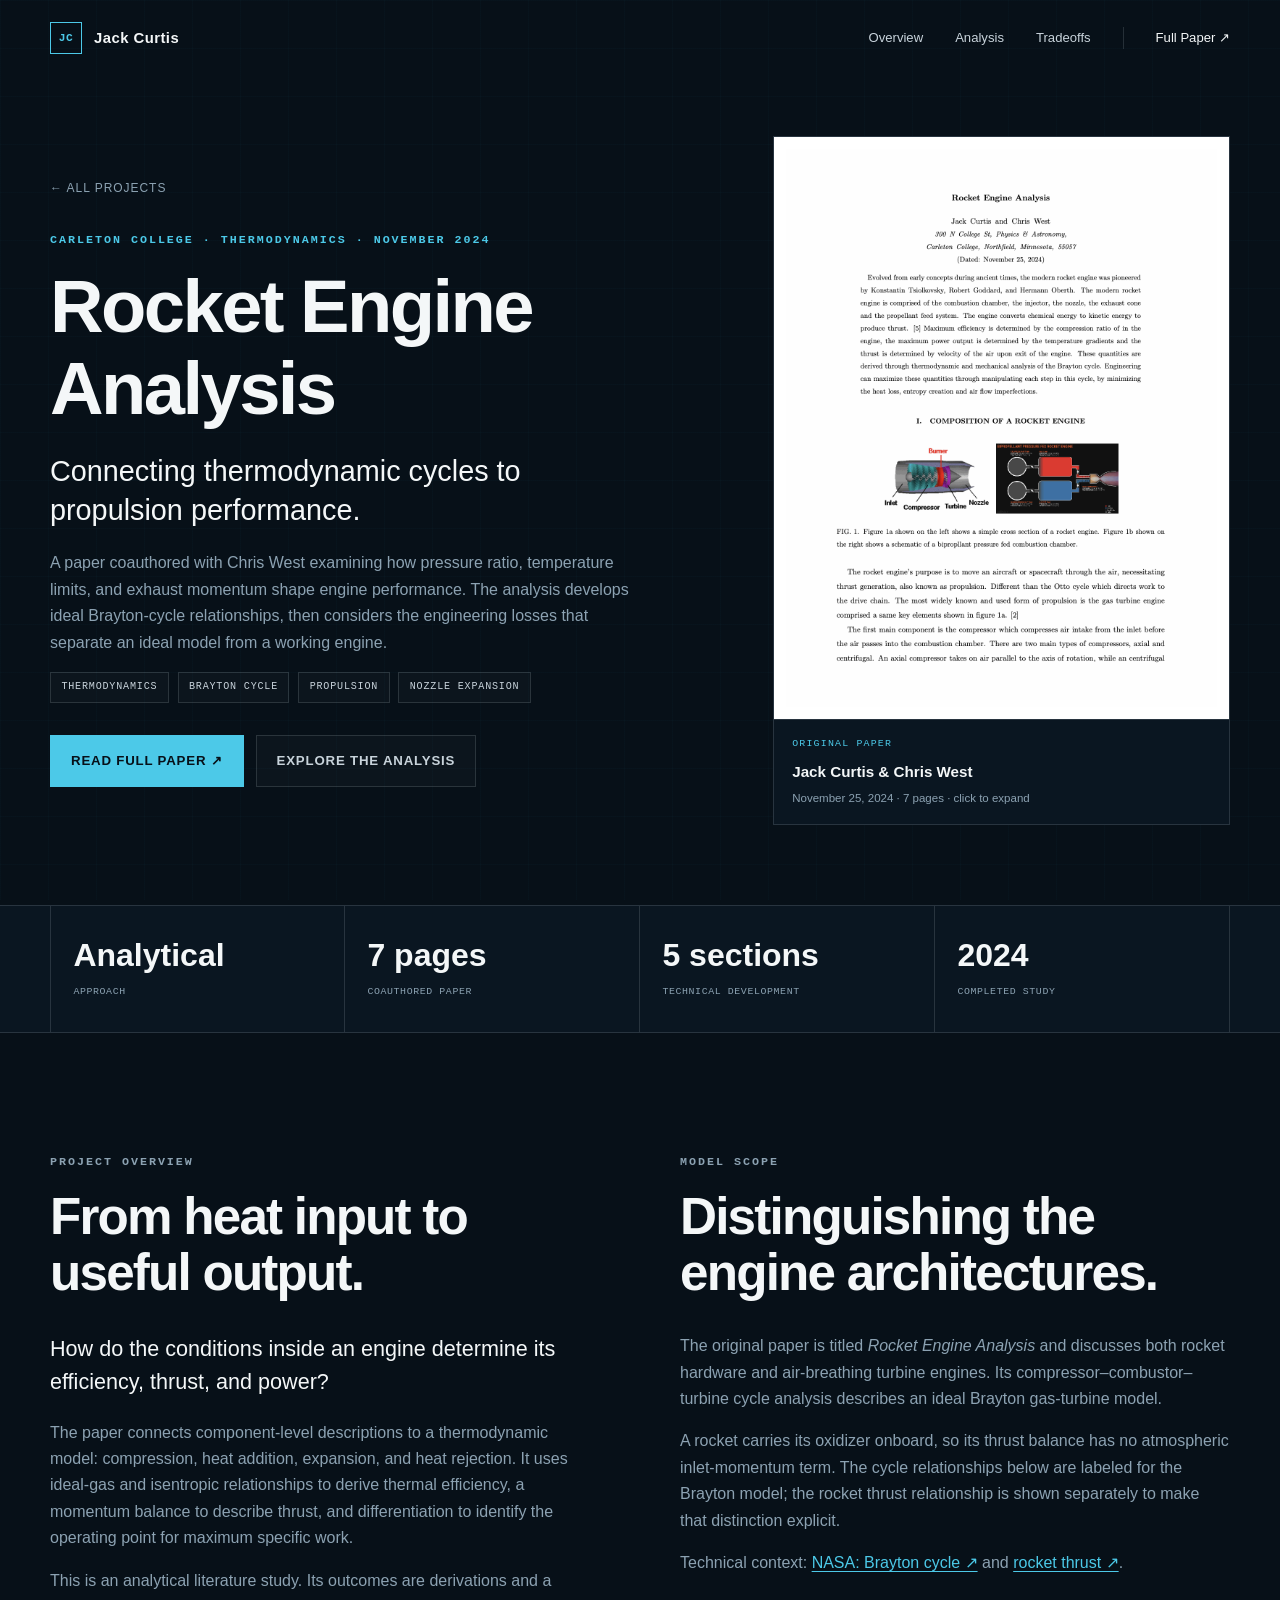
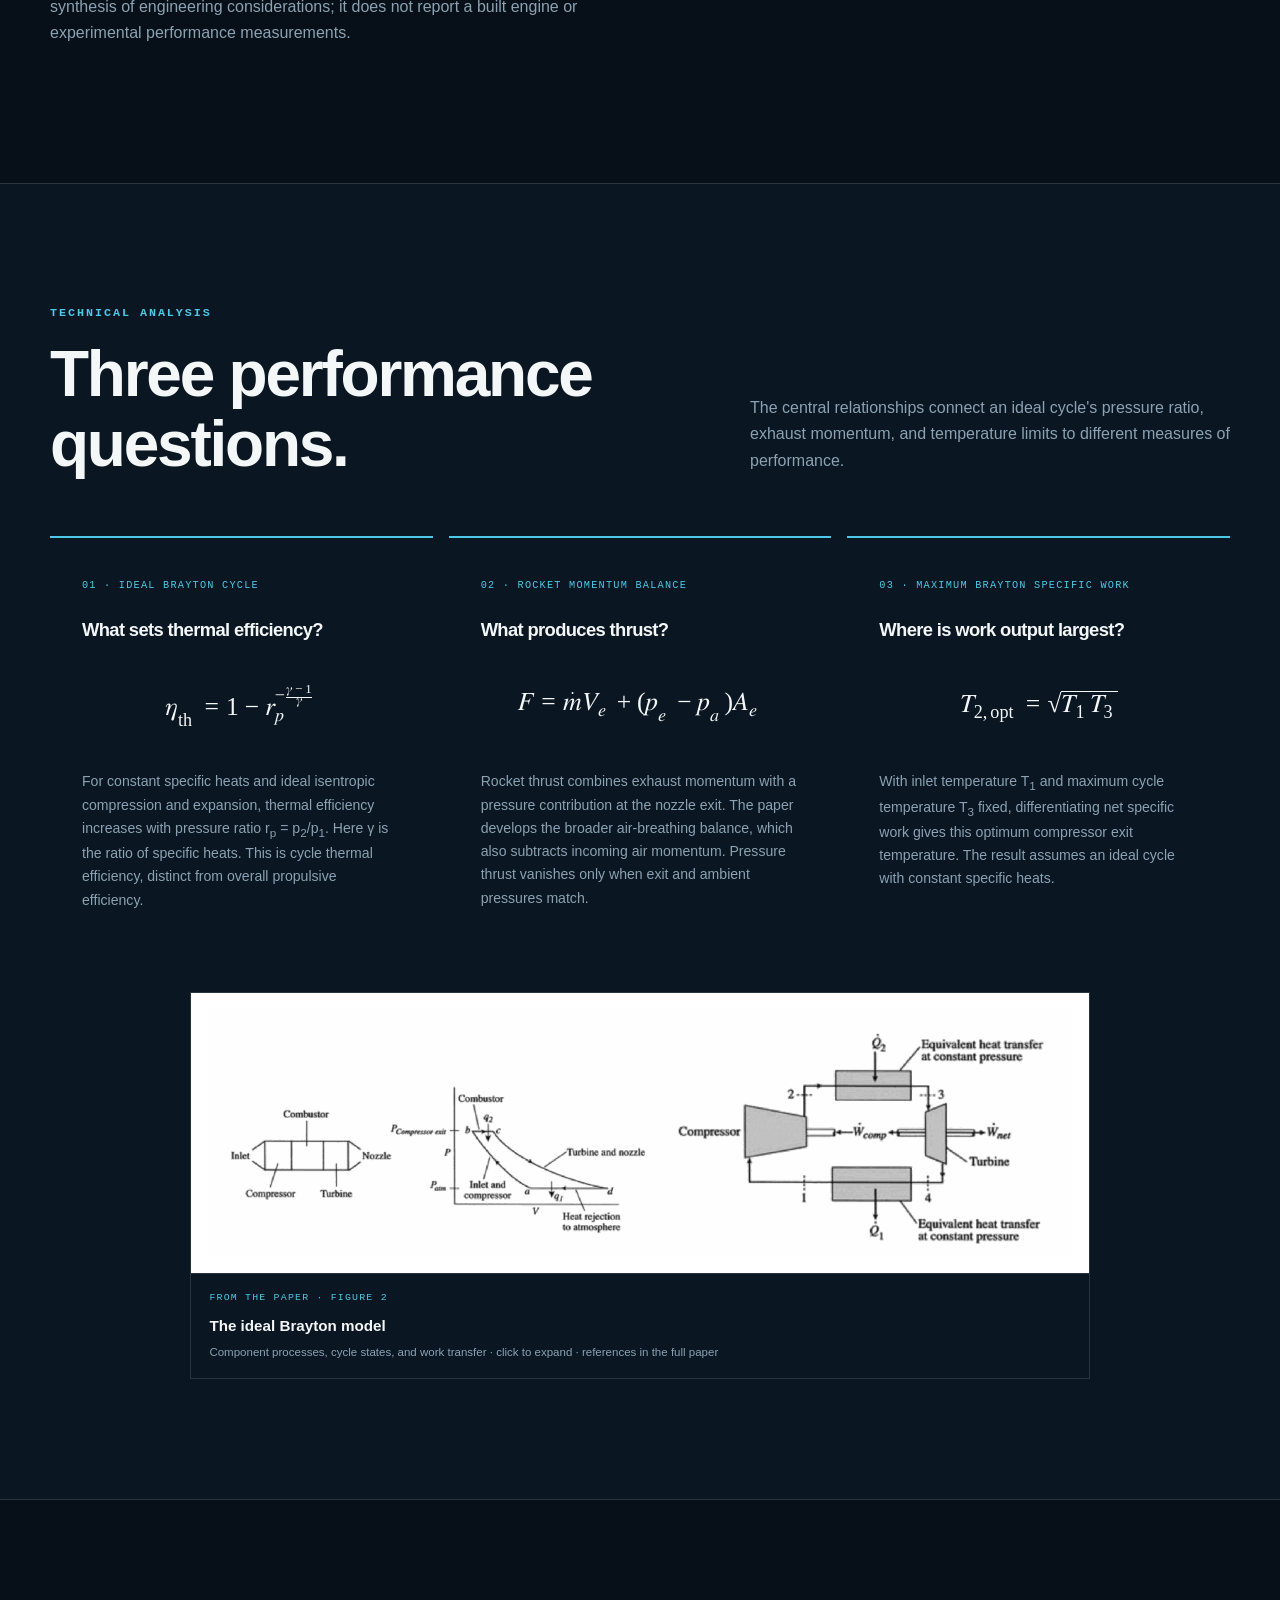
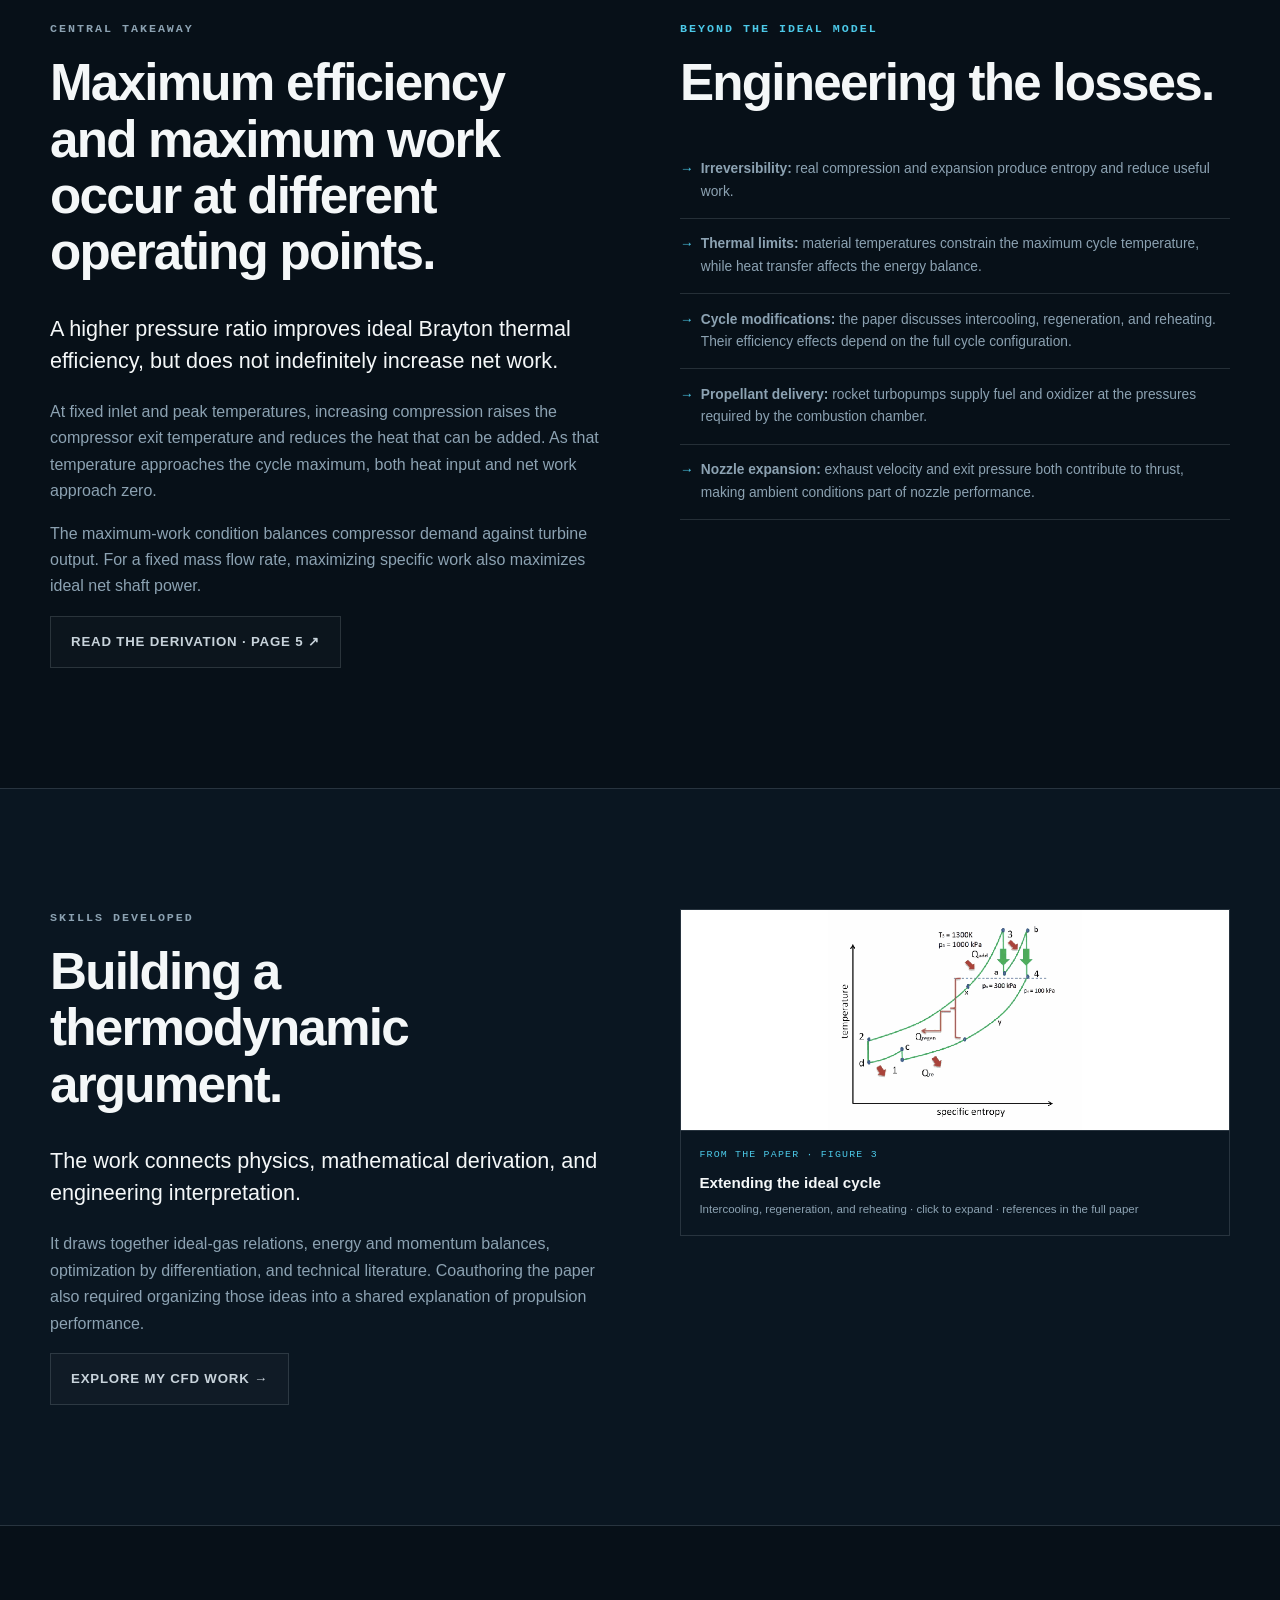
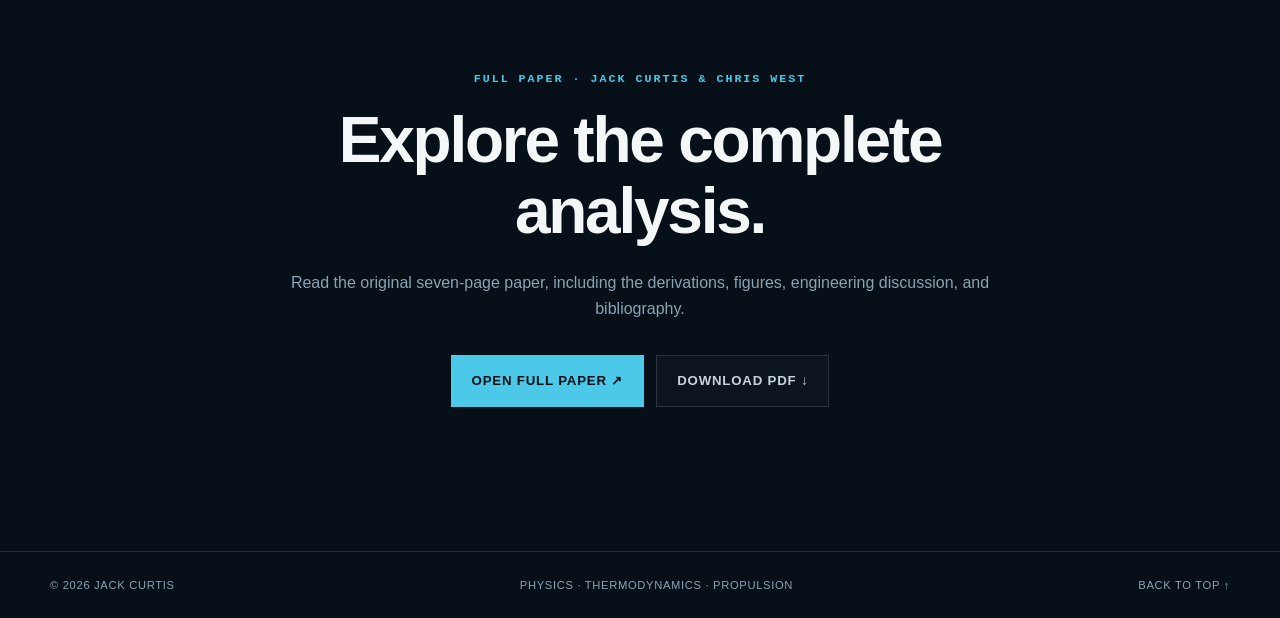
<file: rocket-engine-analysis.html>
<!DOCTYPE html>
<html lang="en">
<head>
    <meta charset="UTF-8">
    <meta name="viewport" content="width=device-width, initial-scale=1.0">
    <meta name="description" content="A thermodynamics paper by Jack Curtis and Chris West exploring Brayton-cycle efficiency, thrust, nozzle performance, and maximum specific work.">
    <title>Rocket Engine Analysis | Jack Curtis</title>
    <link rel="stylesheet" href="css/style.css">
    <script src="js/main.js" defer></script>
</head>
<body class="case-study rocket-study">
    <a class="skip-link" href="#main-content">Skip to main content</a>
    <header class="site-header is-scrolled">
        <nav class="nav container" aria-label="Main navigation">
            <a class="nav__brand" href="index.html" aria-label="Jack Curtis, home"><span class="nav__brand-mark" aria-hidden="true">JC</span><span>Jack Curtis</span></a>
            <button class="nav__toggle" type="button" aria-expanded="false" aria-controls="nav-menu"><span class="sr-only">Open navigation</span><span></span><span></span><span></span></button>
            <div class="nav__menu" id="nav-menu"><a href="#overview">Overview</a><a href="#analysis">Analysis</a><a href="#tradeoffs">Tradeoffs</a><a class="nav__github" href="assets/papers/rocket-engine-analysis.pdf" target="_blank" rel="noopener noreferrer">Full Paper <span aria-hidden="true">↗</span></a></div>
        </nav>
    </header>
    <main id="main-content">
        <section class="case-hero capstone-hero" id="top">
            <div class="container case-hero__grid">
                <div class="case-hero__copy reveal">
                    <a class="back-link" href="index.html#projects">← All projects</a>
                    <p class="eyebrow">Carleton College · Thermodynamics · November 2024</p>
                    <h1>Rocket Engine Analysis</h1>
                    <p class="case-hero__subtitle">Connecting thermodynamic cycles to propulsion performance.</p>
                    <p class="case-hero__intro">A paper coauthored with Chris West examining how pressure ratio, temperature limits, and exhaust momentum shape engine performance. The analysis develops ideal Brayton-cycle relationships, then considers the engineering losses that separate an ideal model from a working engine.</p>
                    <ul class="tag-list" aria-label="Project topics"><li>Thermodynamics</li><li>Brayton Cycle</li><li>Propulsion</li><li>Nozzle Expansion</li></ul>
                    <div class="hero__actions"><a class="button button--primary" href="assets/papers/rocket-engine-analysis.pdf" target="_blank" rel="noopener noreferrer">Read full paper ↗</a><a class="button button--secondary" href="#analysis">Explore the analysis</a></div>
                </div>
                <figure class="capstone-figure capstone-figure--hero reveal">
                    <button class="image-button" type="button" data-lightbox="assets/images/rocket/rocket-title-page.png" data-caption="Rocket Engine Analysis by Jack Curtis and Chris West, Carleton College, November 25, 2024."><img src="assets/images/rocket/rocket-title-page.png" alt="First page of Rocket Engine Analysis by Jack Curtis and Chris West" width="1190" height="1540"></button>
                    <figcaption><span>Original paper</span><strong>Jack Curtis &amp; Chris West</strong><small>November 25, 2024 · 7 pages · click to expand</small></figcaption>
                </figure>
            </div>
        </section>
        <section class="metric-strip" aria-label="Project at a glance"><div class="container capstone-metrics reveal"><div><strong>Analytical</strong><span>Approach</span></div><div><strong>7 pages</strong><span>Coauthored paper</span></div><div><strong>5 sections</strong><span>Technical development</span></div><div><strong>2024</strong><span>Completed study</span></div></div></section>

        <section class="section" id="overview">
            <div class="container intro-grid">
                <article class="prose reveal"><p class="eyebrow">Project overview</p><h2>From heat input to useful output.</h2><p class="lead">How do the conditions inside an engine determine its efficiency, thrust, and power?</p><p>The paper connects component-level descriptions to a thermodynamic model: compression, heat addition, expansion, and heat rejection. It uses ideal-gas and isentropic relationships to derive thermal efficiency, a momentum balance to describe thrust, and differentiation to identify the operating point for maximum specific work.</p><p>This is an analytical literature study. Its outcomes are derivations and a synthesis of engineering considerations; it does not report a built engine or experimental performance measurements.</p></article>
                <article class="prose reveal"><p class="eyebrow">Model scope</p><h2>Distinguishing the engine architectures.</h2><p>The original paper is titled <em>Rocket Engine Analysis</em> and discusses both rocket hardware and air-breathing turbine engines. Its compressor–combustor–turbine cycle analysis describes an ideal Brayton gas-turbine model.</p><p>A rocket carries its oxidizer onboard, so its thrust balance has no atmospheric inlet-momentum term. The cycle relationships below are labeled for the Brayton model; the rocket thrust relationship is shown separately to make that distinction explicit.</p><p>Technical context: <a class="rocket-source" href="https://www.grc.nasa.gov/www/k-12/airplane/brayton.html" target="_blank" rel="noopener noreferrer">NASA: Brayton cycle ↗</a> and <a class="rocket-source" href="https://www1.grc.nasa.gov/beginners-guide-to-aeronautics/rocket-thrust-equation/" target="_blank" rel="noopener noreferrer">rocket thrust ↗</a>.</p></article>
            </div>
        </section>

        <section class="section section--surface" id="analysis">
            <div class="container">
                <div class="section-heading reveal"><div><p class="eyebrow">Technical analysis</p><h2>Three performance questions.</h2></div><p>The central relationships connect an ideal cycle's pressure ratio, exhaust momentum, and temperature limits to different measures of performance.</p></div>
                <div class="physics-grid">
                    <article class="physics-card reveal"><span>01 · Ideal Brayton cycle</span><h3>What sets thermal efficiency?</h3><div class="math-display math-display--compact" aria-label="Thermal efficiency equals one minus pressure ratio raised to negative gamma minus one over gamma"><math display="block"><msub><mi>η</mi><mi>th</mi></msub><mo>=</mo><mn>1</mn><mo>−</mo><msubsup><mi>r</mi><mi>p</mi><mrow><mo>−</mo><mfrac><mrow><mi>γ</mi><mo>−</mo><mn>1</mn></mrow><mi>γ</mi></mfrac></mrow></msubsup></math></div><p>For constant specific heats and ideal isentropic compression and expansion, thermal efficiency increases with pressure ratio r<sub>p</sub> = p<sub>2</sub>/p<sub>1</sub>. Here γ is the ratio of specific heats. This is cycle thermal efficiency, distinct from overall propulsive efficiency.</p></article>
                    <article class="physics-card reveal"><span>02 · Rocket momentum balance</span><h3>What produces thrust?</h3><div class="math-display math-display--compact" aria-label="Thrust equals mass flow times exhaust velocity plus exit pressure minus ambient pressure times exit area"><math display="block"><mi>F</mi><mo>=</mo><mover><mi>m</mi><mo>˙</mo></mover><msub><mi>V</mi><mi>e</mi></msub><mo>+</mo><mo>(</mo><msub><mi>p</mi><mi>e</mi></msub><mo>−</mo><msub><mi>p</mi><mi>a</mi></msub><mo>)</mo><msub><mi>A</mi><mi>e</mi></msub></math></div><p>Rocket thrust combines exhaust momentum with a pressure contribution at the nozzle exit. The paper develops the broader air-breathing balance, which also subtracts incoming air momentum. Pressure thrust vanishes only when exit and ambient pressures match.</p></article>
                    <article class="physics-card reveal"><span>03 · Maximum Brayton specific work</span><h3>Where is work output largest?</h3><div class="math-display" aria-label="Optimal compressor exit temperature equals the square root of inlet temperature times turbine inlet temperature"><math display="block"><msub><mi>T</mi><mrow><mn>2</mn><mo>,</mo><mi>opt</mi></mrow></msub><mo>=</mo><msqrt><msub><mi>T</mi><mn>1</mn></msub><msub><mi>T</mi><mn>3</mn></msub></msqrt></math></div><p>With inlet temperature T<sub>1</sub> and maximum cycle temperature T<sub>3</sub> fixed, differentiating net specific work gives this optimum compressor exit temperature. The result assumes an ideal cycle with constant specific heats.</p></article>
                </div>
                <figure class="capstone-figure rocket-cycle-figure reveal"><button class="image-button" type="button" data-lightbox="assets/images/rocket/brayton-cycle.png" data-caption="Figure 2 from the original paper: jet-engine flow path, pressure–volume cycle, and the compressor–turbine work balance. Original source references are retained in the PDF."><img loading="lazy" src="assets/images/rocket/brayton-cycle.png" alt="Figure 2 from the paper showing a jet-engine flow path, Brayton pressure-volume diagram, and compressor-turbine work balance" width="1223" height="350"></button><figcaption><span>From the paper · Figure 2</span><strong>The ideal Brayton model</strong><small>Component processes, cycle states, and work transfer · click to expand · references in the full paper</small></figcaption></figure>
            </div>
        </section>

        <section class="section" id="tradeoffs">
            <div class="container intro-grid">
                <article class="prose reveal"><p class="eyebrow">Central takeaway</p><h2>Maximum efficiency and maximum work occur at different operating points.</h2><p class="lead">A higher pressure ratio improves ideal Brayton thermal efficiency, but does not indefinitely increase net work.</p><p>At fixed inlet and peak temperatures, increasing compression raises the compressor exit temperature and reduces the heat that can be added. As that temperature approaches the cycle maximum, both heat input and net work approach zero.</p><p>The maximum-work condition balances compressor demand against turbine output. For a fixed mass flow rate, maximizing specific work also maximizes ideal net shaft power.</p><a class="button button--secondary" href="assets/papers/rocket-engine-analysis.pdf#page=5" target="_blank" rel="noopener noreferrer">Read the derivation · page 5 ↗</a></article>
                <article class="reveal"><p class="eyebrow">Beyond the ideal model</p><h2>Engineering the losses.</h2><ul class="learning-list learning-list--top"><li><strong>Irreversibility:</strong> real compression and expansion produce entropy and reduce useful work.</li><li><strong>Thermal limits:</strong> material temperatures constrain the maximum cycle temperature, while heat transfer affects the energy balance.</li><li><strong>Cycle modifications:</strong> the paper discusses intercooling, regeneration, and reheating. Their efficiency effects depend on the full cycle configuration.</li><li><strong>Propellant delivery:</strong> rocket turbopumps supply fuel and oxidizer at the pressures required by the combustion chamber.</li><li><strong>Nozzle expansion:</strong> exhaust velocity and exit pressure both contribute to thrust, making ambient conditions part of nozzle performance.</li></ul></article>
            </div>
        </section>

        <section class="section section--surface"><div class="container intro-grid"><article class="prose reveal"><p class="eyebrow">Skills developed</p><h2>Building a thermodynamic argument.</h2><p class="lead">The work connects physics, mathematical derivation, and engineering interpretation.</p><p>It draws together ideal-gas relations, energy and momentum balances, optimization by differentiation, and technical literature. Coauthoring the paper also required organizing those ideas into a shared explanation of propulsion performance.</p><a class="button button--secondary" href="cfd-project.html">Explore my CFD work →</a></article><figure class="capstone-figure reveal"><button class="image-button" type="button" data-lightbox="assets/images/rocket/modified-cycle.png" data-caption="Figure 3 from the original paper: a temperature–entropy diagram illustrating intercooling, regeneration, and reheating. Original source references are retained in the PDF."><img loading="lazy" src="assets/images/rocket/modified-cycle.png" alt="Temperature-entropy diagram of a modified Brayton cycle with intercooling, regeneration, and reheating" width="499" height="434"></button><figcaption><span>From the paper · Figure 3</span><strong>Extending the ideal cycle</strong><small>Intercooling, regeneration, and reheating · click to expand · references in the full paper</small></figcaption></figure></div></section>

        <section class="project-cta"><div class="container reveal"><p class="eyebrow">Full paper · Jack Curtis &amp; Chris West</p><h2>Explore the complete analysis.</h2><p>Read the original seven-page paper, including the derivations, figures, engineering discussion, and bibliography.</p><div class="hero__actions"><a class="button button--primary" href="assets/papers/rocket-engine-analysis.pdf" target="_blank" rel="noopener noreferrer">Open full paper ↗</a><a class="button button--secondary" href="assets/papers/rocket-engine-analysis.pdf" download>Download PDF ↓</a></div></div></section>
    </main>
    <footer class="site-footer"><div class="container site-footer__inner"><p>© <span id="current-year">2026</span> Jack Curtis</p><p>Physics · Thermodynamics · Propulsion</p><a href="#top">Back to top ↑</a></div></footer>
    <dialog class="lightbox" aria-label="Expanded paper figure"><button class="lightbox__close" type="button" aria-label="Close expanded image">×</button><img alt=""><p></p></dialog>
</body>
</html>
</file>
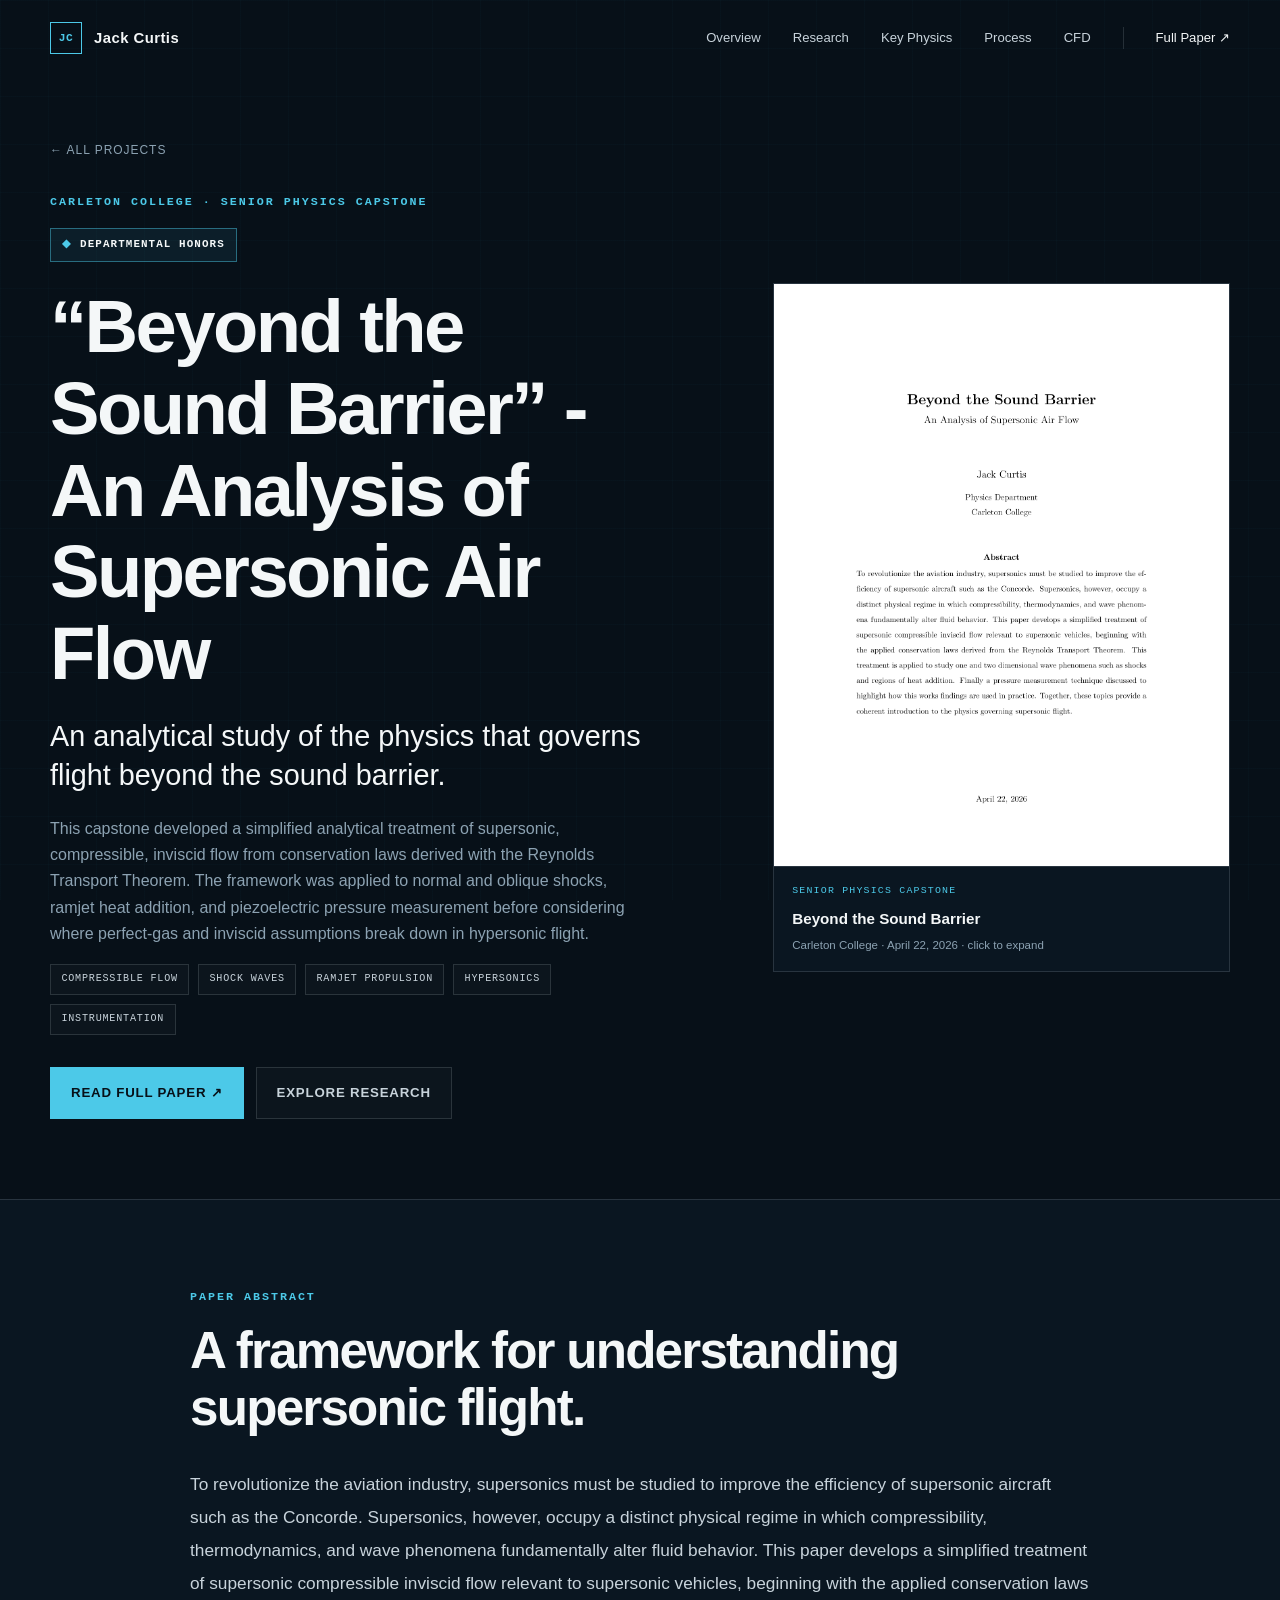
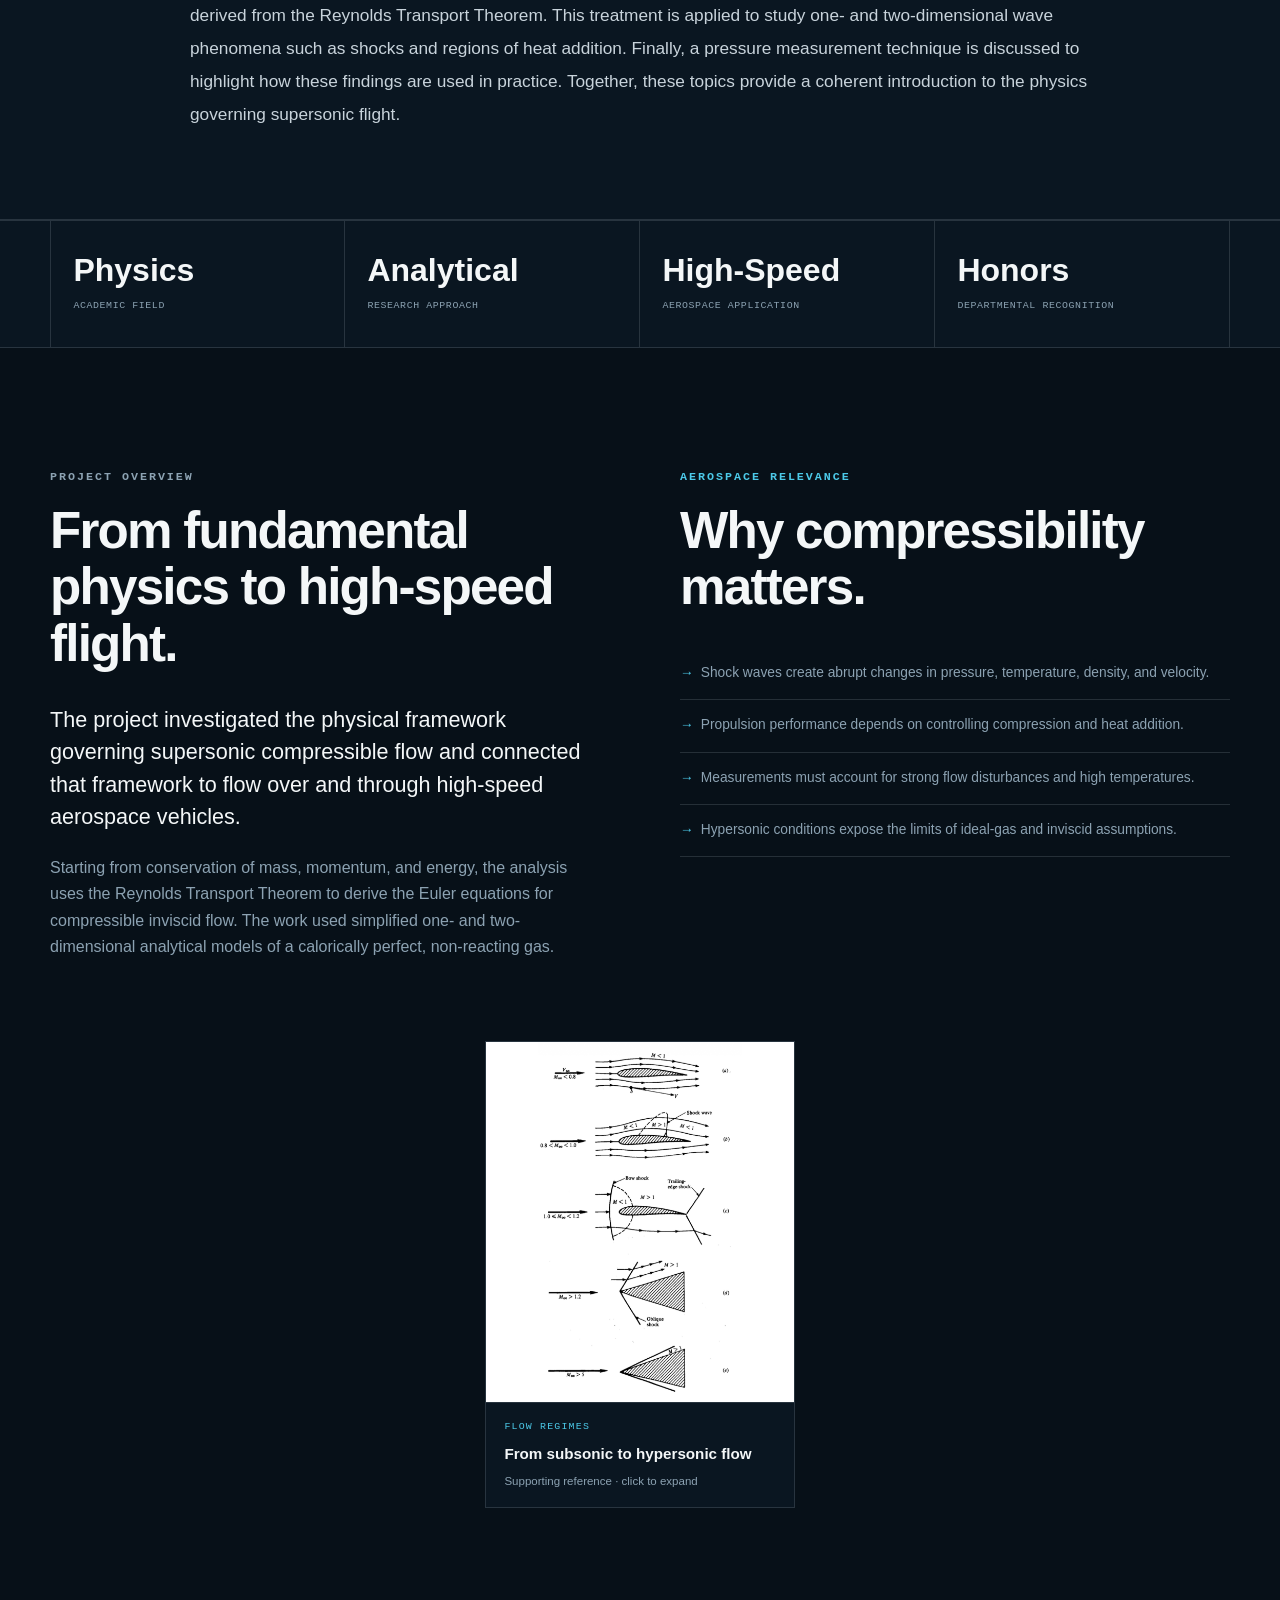
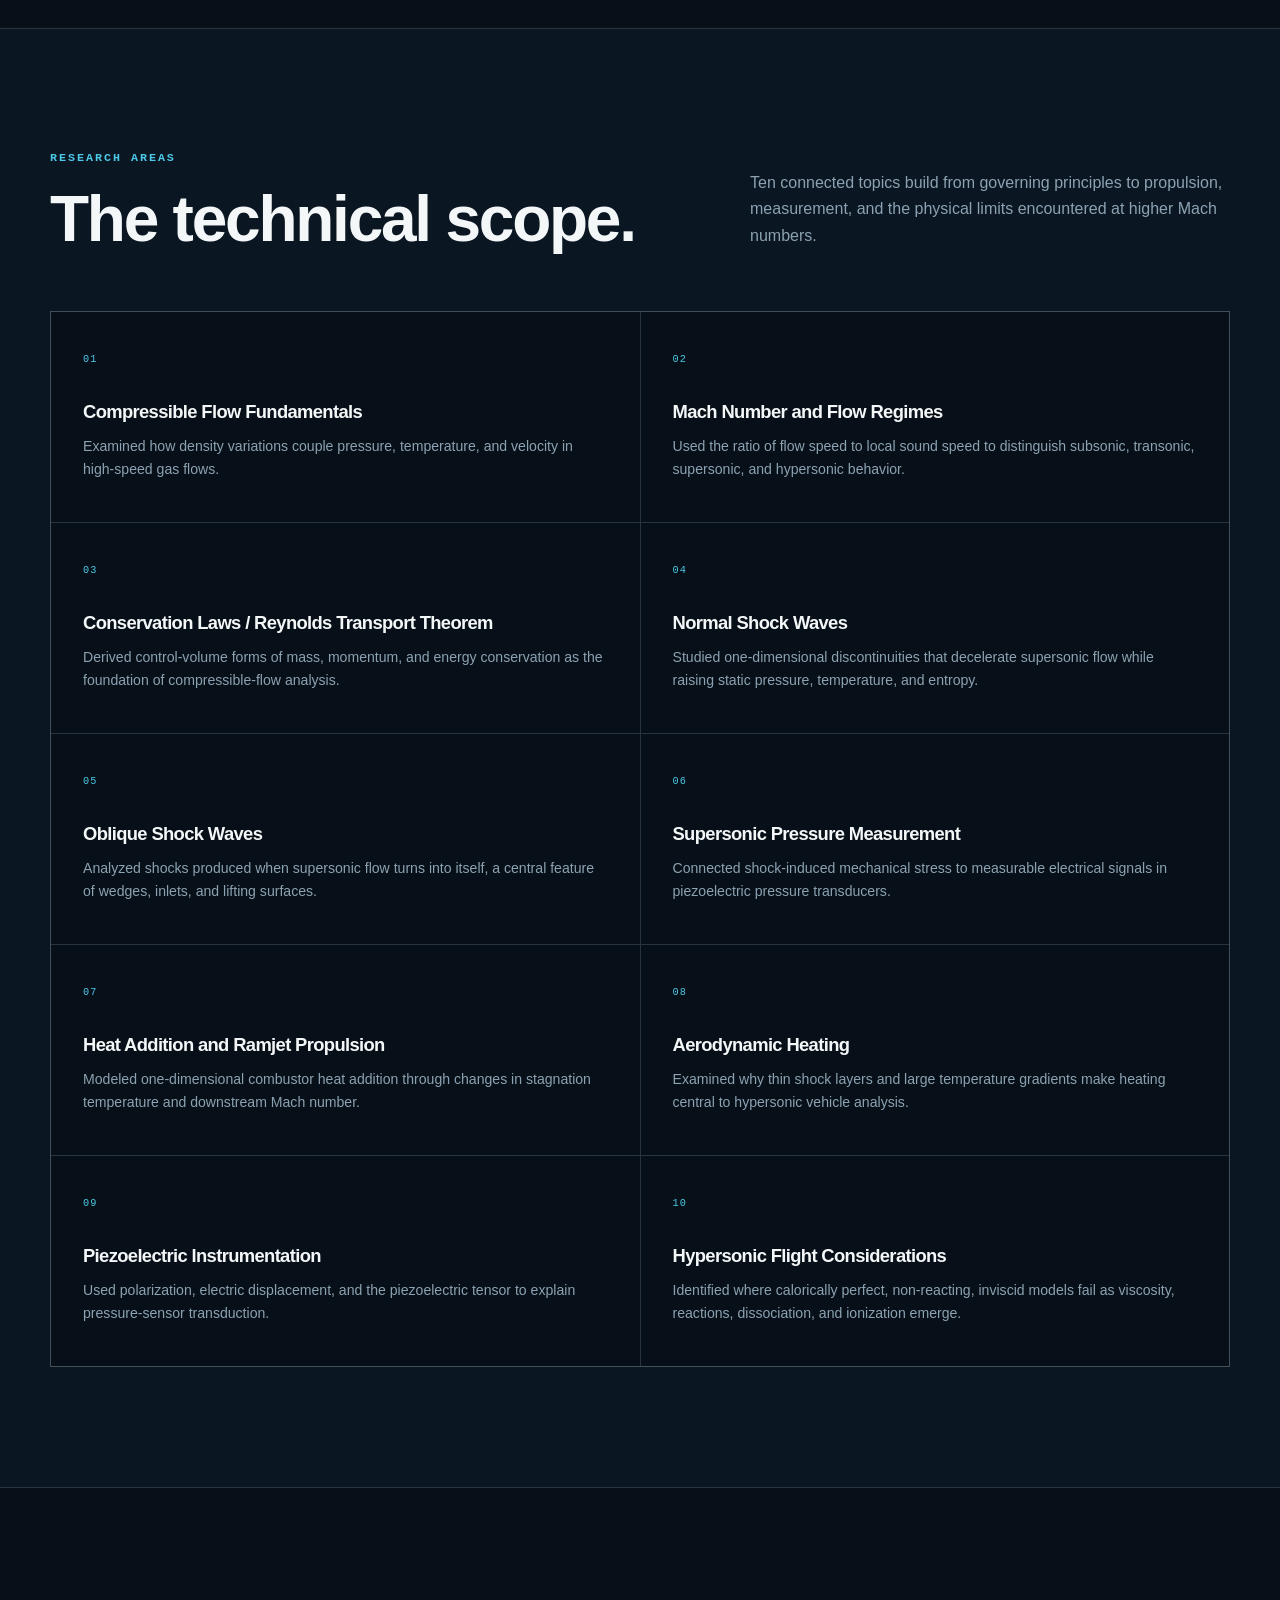
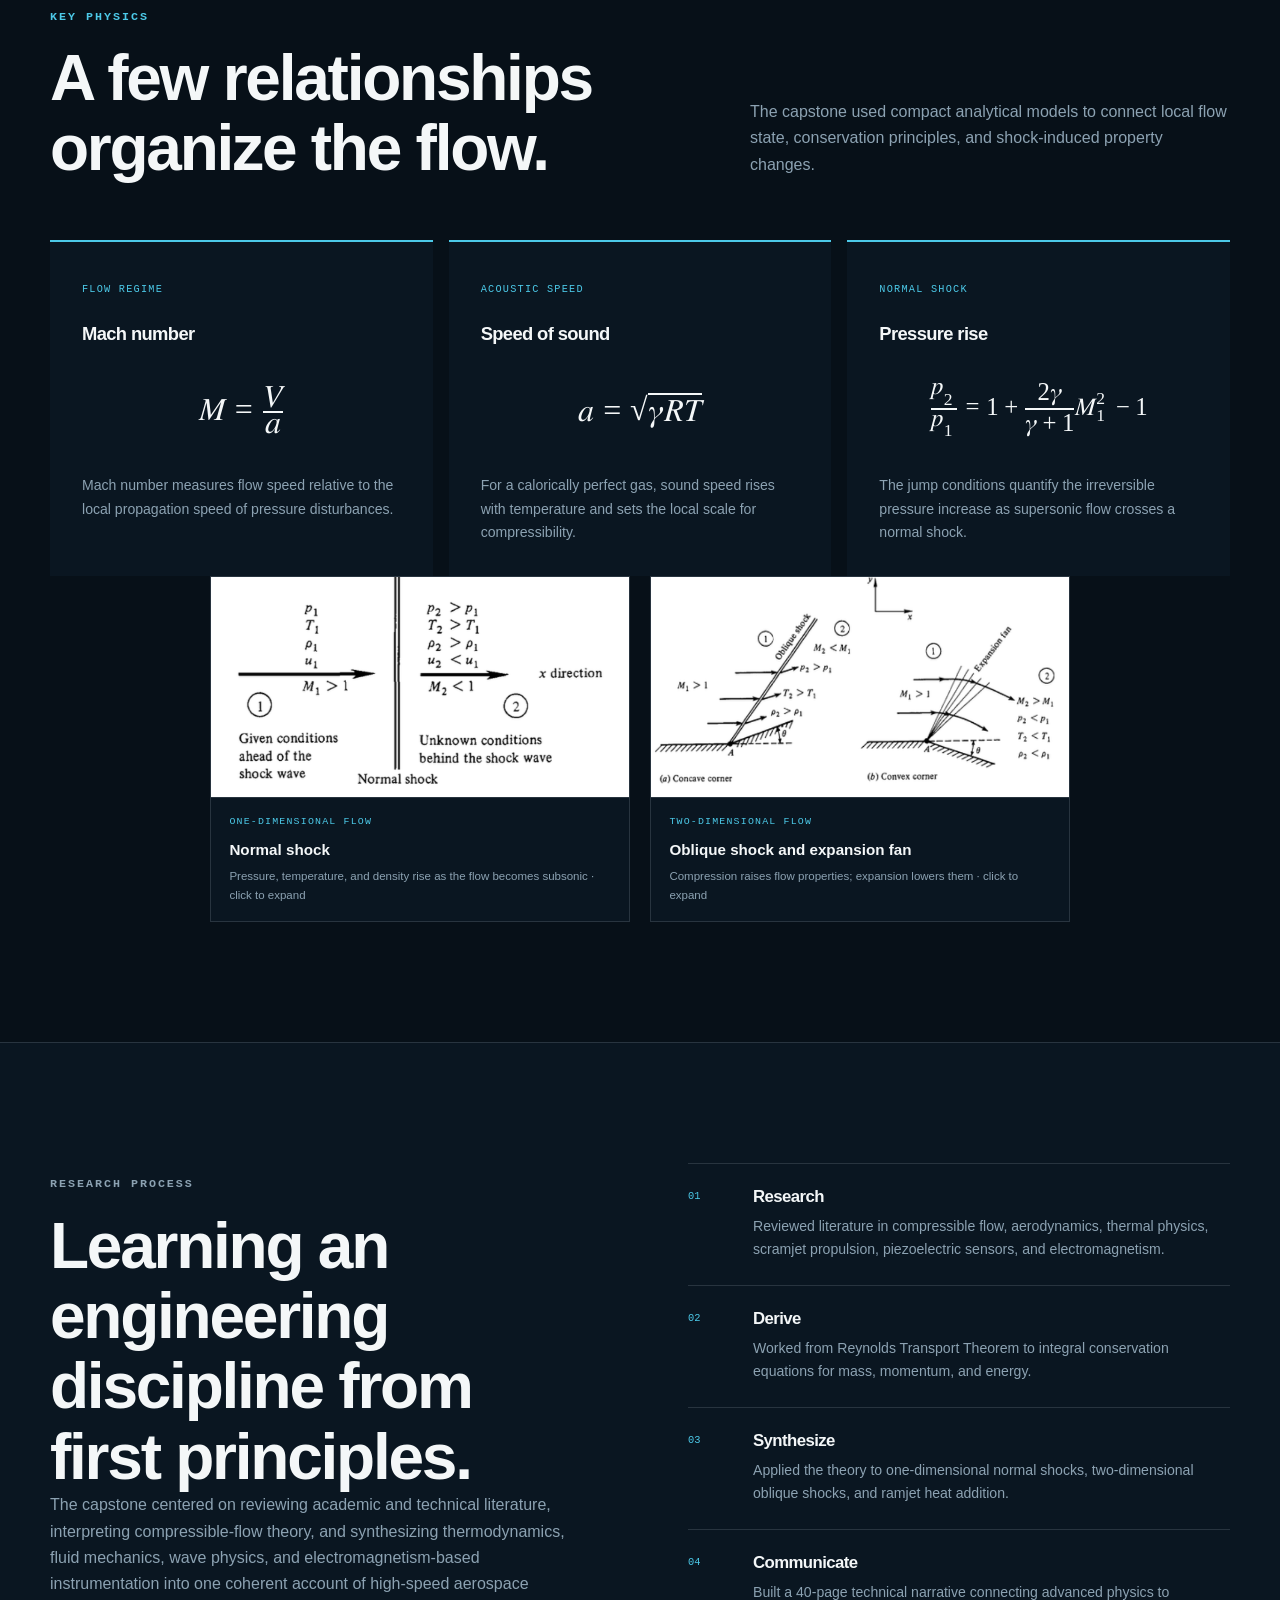
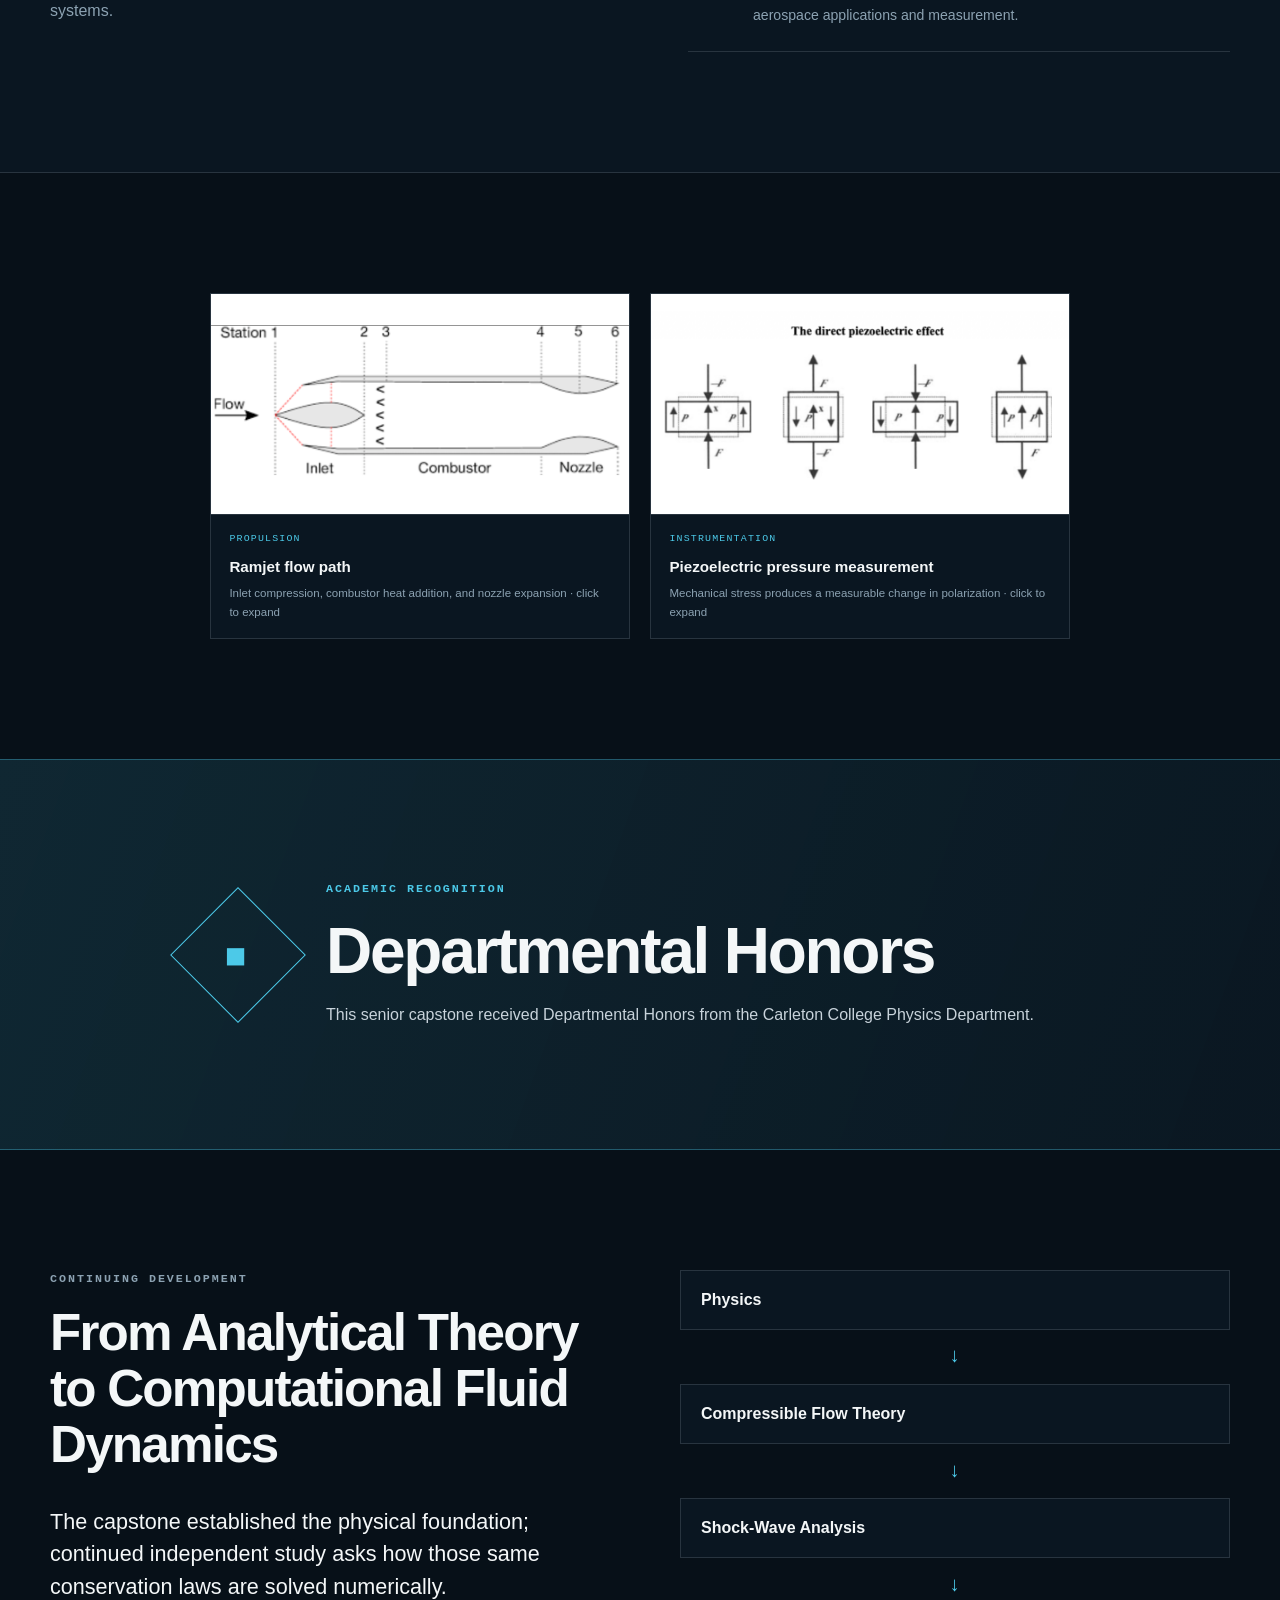
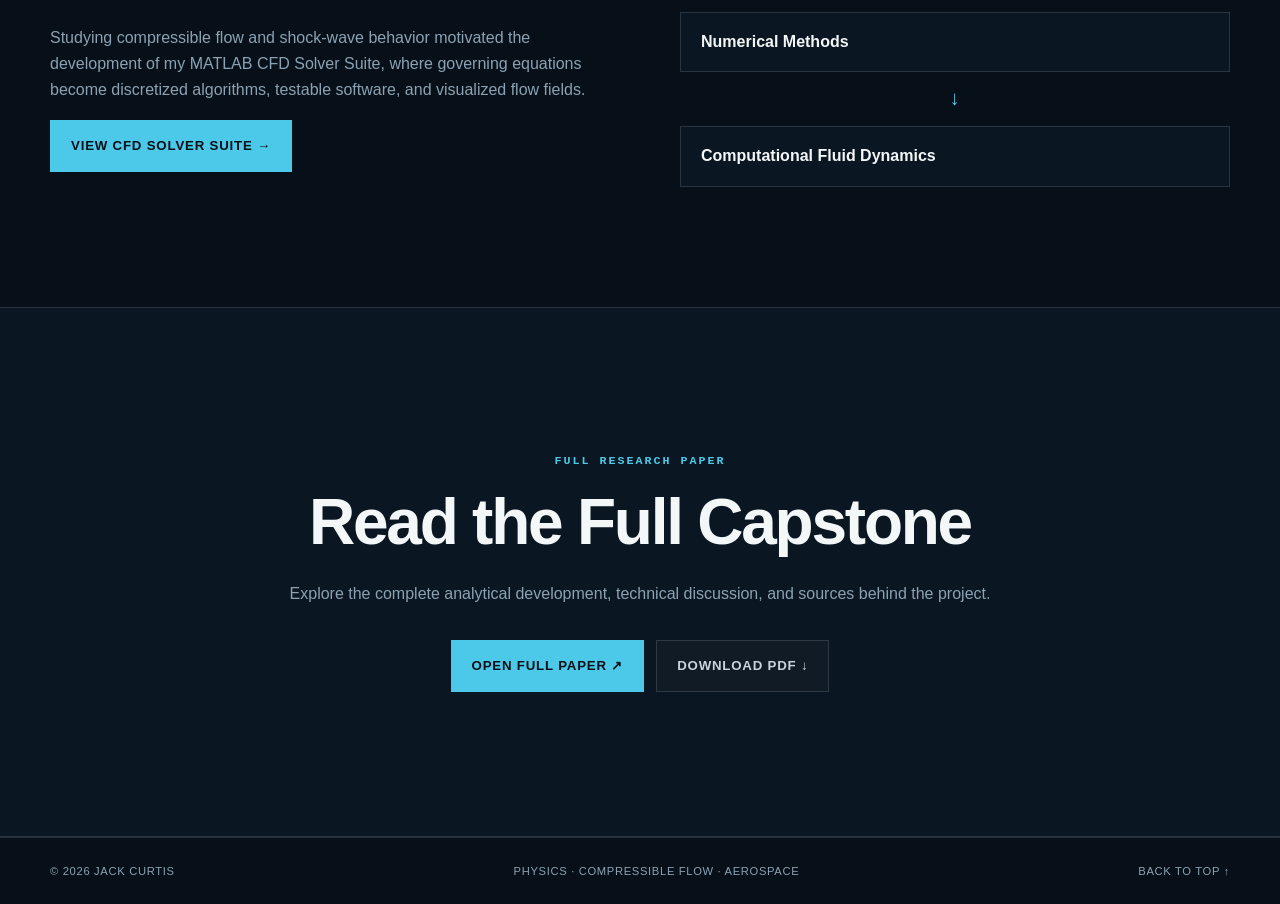
<file: supersonic-capstone.html>
<!DOCTYPE html>
<html lang="en">
<head>
    <meta charset="UTF-8">
    <meta name="viewport" content="width=device-width, initial-scale=1.0">
    <meta name="description" content="Jack Curtis's Carleton College senior physics capstone on supersonic compressible flow, shock waves, aerospace propulsion, measurement, and hypersonic flight.">
    <title>Supersonic Compressible Flow | Jack Curtis</title>
    <link rel="stylesheet" href="css/style.css">
    <script src="js/main.js" defer></script>
</head>
<body class="case-study capstone-study">
    <a class="skip-link" href="#main-content">Skip to main content</a>
    <header class="site-header is-scrolled">
        <nav class="nav container" aria-label="Main navigation">
            <a class="nav__brand" href="index.html" aria-label="Jack Curtis, home"><span class="nav__brand-mark" aria-hidden="true">JC</span><span>Jack Curtis</span></a>
            <button class="nav__toggle" type="button" aria-expanded="false" aria-controls="nav-menu"><span class="sr-only">Open navigation</span><span></span><span></span><span></span></button>
            <div class="nav__menu" id="nav-menu"><a href="#overview">Overview</a><a href="#research-areas">Research</a><a href="#key-physics">Key Physics</a><a href="#process">Process</a><a href="#cfd-connection">CFD</a><a class="nav__github" href="assets/papers/supersonic-capstone.pdf" target="_blank" rel="noopener noreferrer">Full Paper <span aria-hidden="true">↗</span></a></div>
        </nav>
    </header>

    <main id="main-content">
        <section class="case-hero capstone-hero" id="top">
            <div class="container case-hero__grid">
                <div class="case-hero__copy reveal">
                    <a class="back-link" href="index.html#projects">← All projects</a>
                    <p class="eyebrow">Carleton College · Senior Physics Capstone </p>
                    <div class="honors-badge"><span aria-hidden="true">◆</span> Departmental Honors</div>
                    <h1>“Beyond the Sound Barrier” - An Analysis of Supersonic Air Flow</h1>
                    <p class="case-hero__subtitle">An analytical study of the physics that governs flight beyond the sound barrier.</p>
                    <p class="case-hero__intro">This capstone developed a simplified analytical treatment of supersonic, compressible, inviscid flow from conservation laws derived with the Reynolds Transport Theorem. The framework was applied to normal and oblique shocks, ramjet heat addition, and piezoelectric pressure measurement before considering where perfect-gas and inviscid assumptions break down in hypersonic flight.</p>
                    <ul class="tag-list" aria-label="Project topics"><li>Compressible Flow</li><li>Shock Waves</li><li>Ramjet Propulsion</li><li>Hypersonics</li><li>Instrumentation</li></ul>
                    <div class="hero__actions"><a class="button button--primary" href="assets/papers/supersonic-capstone.pdf" target="_blank" rel="noopener noreferrer">Read Full Paper ↗</a><a class="button button--secondary" href="#overview">Explore research</a></div>
                </div>

                <figure class="capstone-figure capstone-figure--hero reveal">
                    <button class="image-button" type="button" data-lightbox="assets/images/capstone/capstone-title-page.png" data-caption="Title page of Beyond the Sound Barrier: An Analysis of Supersonic Air Flow, Jack Curtis's Carleton College senior physics capstone.">
                        <img src="assets/images/capstone/capstone-title-page.png" alt="Title page of Beyond the Sound Barrier: An Analysis of Supersonic Air Flow by Jack Curtis" width="1275" height="1650">
                    </button>
                    <figcaption><span>Senior physics capstone</span><strong>Beyond the Sound Barrier</strong><small>Carleton College · April 22, 2026 · click to expand</small></figcaption>
                </figure>
            </div>
        </section>

        <section class="abstract-section" aria-labelledby="abstract-title">
            <div class="container abstract-section__inner reveal">
                <p class="eyebrow">Paper abstract</p>
                <h2 id="abstract-title">A framework for understanding supersonic flight.</h2>
                <p>To revolutionize the aviation industry, supersonics must be studied to improve the efficiency of supersonic aircraft such as the Concorde. Supersonics, however, occupy a distinct physical regime in which compressibility, thermodynamics, and wave phenomena fundamentally alter fluid behavior. This paper develops a simplified treatment of supersonic compressible inviscid flow relevant to supersonic vehicles, beginning with the applied conservation laws derived from the Reynolds Transport Theorem. This treatment is applied to study one- and two-dimensional wave phenomena such as shocks and regions of heat addition. Finally, a pressure measurement technique is discussed to highlight how these findings are used in practice. Together, these topics provide a coherent introduction to the physics governing supersonic flight.</p>
            </div>
        </section>

        <section class="metric-strip" aria-label="Project at a glance">
            <div class="container capstone-metrics reveal"><div><strong>Physics</strong><span>Academic field</span></div><div><strong>Analytical</strong><span>Research approach</span></div><div><strong>High-Speed</strong><span>Aerospace application</span></div><div><strong>Honors</strong><span>Departmental recognition</span></div></div>
        </section>

        <section class="section" id="overview">
            <div class="container intro-grid">
                <article class="prose reveal"><p class="eyebrow">Project overview</p><h2>From fundamental physics to high-speed flight.</h2><p class="lead">The project investigated the physical framework governing supersonic compressible flow and connected that framework to flow over and through high-speed aerospace vehicles.</p><p>Starting from conservation of mass, momentum, and energy, the analysis uses the Reynolds Transport Theorem to derive the Euler equations for compressible inviscid flow. The work used simplified one- and two-dimensional analytical models of a calorically perfect, non-reacting gas.</p></article>
                <article class="reveal"><p class="eyebrow">Aerospace relevance</p><h2>Why compressibility matters.</h2><ul class="learning-list learning-list--top"><li>Shock waves create abrupt changes in pressure, temperature, density, and velocity.</li><li>Propulsion performance depends on controlling compression and heat addition.</li><li>Measurements must account for strong flow disturbances and high temperatures.</li><li>Hypersonic conditions expose the limits of ideal-gas and inviscid assumptions.</li></ul></article>
            </div>
            <figure class="capstone-figure capstone-figure--flow reveal"><button class="image-button" type="button" data-lightbox="assets/images/capstone/supersonic-flow-visualization.png" data-caption="Flow regimes around representative bodies, showing the progression from subsonic flow through transonic shocks, supersonic oblique shocks, and hypersonic thin shock layers."><img loading="lazy" src="assets/images/capstone/supersonic-flow-visualization.png" alt="Five diagrams comparing subsonic, transonic, supersonic, and hypersonic flow around airfoils and wedge-shaped bodies" width="796" height="1398"></button><figcaption><span>Flow regimes</span><strong>From subsonic to hypersonic flow</strong><small>Supporting reference · click to expand</small></figcaption></figure>
        </section>

        <section class="section section--surface" id="research-areas">
            <div class="container"><div class="section-heading reveal"><div><p class="eyebrow">Research areas</p><h2>The technical scope.</h2></div><p>Ten connected topics build from governing principles to propulsion, measurement, and the physical limits encountered at higher Mach numbers.</p></div>
                <div class="research-grid">
                    <article class="research-topic reveal"><span>01</span><h3>Compressible Flow Fundamentals</h3><p>Examined how density variations couple pressure, temperature, and velocity in high-speed gas flows.</p></article>
                    <article class="research-topic reveal"><span>02</span><h3>Mach Number and Flow Regimes</h3><p>Used the ratio of flow speed to local sound speed to distinguish subsonic, transonic, supersonic, and hypersonic behavior.</p></article>
                    <article class="research-topic reveal"><span>03</span><h3>Conservation Laws / Reynolds Transport Theorem</h3><p>Derived control-volume forms of mass, momentum, and energy conservation as the foundation of compressible-flow analysis.</p></article>
                    <article class="research-topic reveal"><span>04</span><h3>Normal Shock Waves</h3><p>Studied one-dimensional discontinuities that decelerate supersonic flow while raising static pressure, temperature, and entropy.</p></article>
                    <article class="research-topic reveal"><span>05</span><h3>Oblique Shock Waves</h3><p>Analyzed shocks produced when supersonic flow turns into itself, a central feature of wedges, inlets, and lifting surfaces.</p></article>
                    <article class="research-topic reveal"><span>06</span><h3>Supersonic Pressure Measurement</h3><p>Connected shock-induced mechanical stress to measurable electrical signals in piezoelectric pressure transducers.</p></article>
                    <article class="research-topic reveal"><span>07</span><h3>Heat Addition and Ramjet Propulsion</h3><p>Modeled one-dimensional combustor heat addition through changes in stagnation temperature and downstream Mach number.</p></article>
                    <article class="research-topic reveal"><span>08</span><h3>Aerodynamic Heating</h3><p>Examined why thin shock layers and large temperature gradients make heating central to hypersonic vehicle analysis.</p></article>
                    <article class="research-topic reveal"><span>09</span><h3>Piezoelectric Instrumentation</h3><p>Used polarization, electric displacement, and the piezoelectric tensor to explain pressure-sensor transduction.</p></article>
                    <article class="research-topic reveal"><span>10</span><h3>Hypersonic Flight Considerations</h3><p>Identified where calorically perfect, non-reacting, inviscid models fail as viscosity, reactions, dissociation, and ionization emerge.</p></article>
                </div>
            </div>
        </section>

        <section class="section" id="key-physics">
            <div class="container"><div class="section-heading reveal"><div><p class="eyebrow">Key physics</p><h2>A few relationships organize the flow.</h2></div><p>The capstone used compact analytical models to connect local flow state, conservation principles, and shock-induced property changes.</p></div>
                <div class="physics-grid">
                    <article class="physics-card reveal"><span>Flow regime</span><h3>Mach number</h3><div class="math-display" aria-label="Mach number equals velocity divided by local speed of sound"><math display="block"><mi>M</mi><mo>=</mo><mfrac><mi>V</mi><mi>a</mi></mfrac></math></div><p>Mach number measures flow speed relative to the local propagation speed of pressure disturbances.</p></article>
                    <article class="physics-card reveal"><span>Acoustic speed</span><h3>Speed of sound</h3><div class="math-display" aria-label="Speed of sound equals the square root of gamma R T"><math display="block"><mi>a</mi><mo>=</mo><msqrt><mi>γ</mi><mi>R</mi><mi>T</mi></msqrt></math></div><p>For a calorically perfect gas, sound speed rises with temperature and sets the local scale for compressibility.</p></article>
                    <article class="physics-card reveal"><span>Normal shock</span><h3>Pressure rise</h3><div class="math-display math-display--compact" aria-label="Pressure ratio across a normal shock equals one plus two gamma over gamma plus one times Mach one squared minus one"><math display="block"><mfrac><msub><mi>p</mi><mn>2</mn></msub><msub><mi>p</mi><mn>1</mn></msub></mfrac><mo>=</mo><mn>1</mn><mo>+</mo><mfrac><mrow><mn>2</mn><mi>γ</mi></mrow><mrow><mi>γ</mi><mo>+</mo><mn>1</mn></mrow></mfrac><mfenced><mrow><msubsup><mi>M</mi><mn>1</mn><mn>2</mn></msubsup><mo>−</mo><mn>1</mn></mrow></mfenced></math></div><p>The jump conditions quantify the irreversible pressure increase as supersonic flow crosses a normal shock.</p></article>
                </div>

                <div class="figure-grid">
                    <figure class="capstone-figure reveal"><button class="image-button" type="button" data-lightbox="assets/images/capstone/normal-shock.png" data-caption="Normal shock: supersonic upstream flow becomes subsonic while pressure, temperature, and density increase and velocity decreases."><img loading="lazy" src="assets/images/capstone/normal-shock.png" alt="Normal shock diagram comparing upstream supersonic conditions with downstream subsonic conditions" width="738" height="430"></button><figcaption><span>One-dimensional flow</span><strong>Normal shock</strong><small>Pressure, temperature, and density rise as the flow becomes subsonic · click to expand</small></figcaption></figure>
                    <figure class="capstone-figure reveal"><button class="image-button" type="button" data-lightbox="assets/images/capstone/oblique-shock.png" data-caption="Supersonic flow turning through concave and convex corners, producing an oblique shock or an expansion fan."><img loading="lazy" src="assets/images/capstone/oblique-shock.png" alt="Diagrams of supersonic flow producing an oblique shock at a concave corner and an expansion fan at a convex corner" width="746" height="394"></button><figcaption><span>Two-dimensional flow</span><strong>Oblique shock and expansion fan</strong><small>Compression raises flow properties; expansion lowers them · click to expand</small></figcaption></figure>
                </div>
            </div>
        </section>

        <section class="section section--surface" id="process">
                <div class="container method-grid"><div class="reveal"><p class="eyebrow">Research process</p><h2>Learning an engineering discipline from first principles.</h2><p class="lead">The capstone centered on reviewing academic and technical literature, interpreting compressible-flow theory, and synthesizing thermodynamics, fluid mechanics, wave physics, and electromagnetism-based instrumentation into one coherent account of high-speed aerospace systems.</p></div><ol class="process-list reveal"><li><span>01</span><div><h3>Research</h3><p>Reviewed literature in compressible flow, aerodynamics, thermal physics, scramjet propulsion, piezoelectric sensors, and electromagnetism.</p></div></li><li><span>02</span><div><h3>Derive</h3><p>Worked from Reynolds Transport Theorem to integral conservation equations for mass, momentum, and energy.</p></div></li><li><span>03</span><div><h3>Synthesize</h3><p>Applied the theory to one-dimensional normal shocks, two-dimensional oblique shocks, and ramjet heat addition.</p></div></li><li><span>04</span><div><h3>Communicate</h3><p>Built a 40-page technical narrative connecting advanced physics to aerospace applications and measurement.</p></div></li></ol></div>
        </section>

        <section class="section">
            <div class="container figure-grid"><figure class="capstone-figure reveal"><button class="image-button" type="button" data-lightbox="assets/images/capstone/ramjet-schematic.png" data-caption="Ramjet station schematic showing the inlet, combustor heat-addition region, and exhaust nozzle."><img loading="lazy" src="assets/images/capstone/ramjet-schematic.png" alt="Ramjet schematic with numbered stations through the inlet, combustor, and nozzle" width="954" height="359"></button><figcaption><span>Propulsion</span><strong>Ramjet flow path</strong><small>Inlet compression, combustor heat addition, and nozzle expansion · click to expand</small></figcaption></figure><figure class="capstone-figure reveal"><button class="image-button" type="button" data-lightbox="assets/images/capstone/piezoelectric-pressure-measurement.png" data-caption="The direct piezoelectric effect: applied force changes crystal polarization, enabling mechanical pressure to be measured as an electrical signal."><img loading="lazy" src="assets/images/capstone/piezoelectric-pressure-measurement.png" alt="Four diagrams showing how compressive and tensile forces change polarization in a piezoelectric material" width="930" height="412"></button><figcaption><span>Instrumentation</span><strong>Piezoelectric pressure measurement</strong><small>Mechanical stress produces a measurable change in polarization · click to expand</small></figcaption></figure></div>
        </section>

        <section class="section honors-panel" id="honors">
            <div class="container honors-panel__inner reveal"><div class="honors-mark" aria-hidden="true">◆</div><div><p class="eyebrow">Academic recognition</p><h2>Departmental Honors</h2><p>This senior capstone received Departmental Honors from the Carleton College Physics Department.</p></div></div>
        </section>

        <section class="section" id="cfd-connection">
            <div class="container"><div class="intro-grid"><article class="prose reveal"><p class="eyebrow">Continuing development</p><h2>From Analytical Theory to Computational Fluid Dynamics</h2><p class="lead">The capstone established the physical foundation; continued independent study asks how those same conservation laws are solved numerically.</p><p>Studying compressible flow and shock-wave behavior motivated the development of my MATLAB CFD Solver Suite, where governing equations become discretized algorithms, testable software, and visualized flow fields.</p><a class="button button--primary" href="cfd-project.html">View CFD Solver Suite →</a></article><div class="knowledge-path reveal" aria-label="Progression from physics to computational fluid dynamics"><span>Physics</span><i aria-hidden="true">→</i><span>Compressible Flow Theory</span><i aria-hidden="true">→</i><span>Shock-Wave Analysis</span><i aria-hidden="true">→</i><span>Numerical Methods</span><i aria-hidden="true">→</i><span>Computational Fluid Dynamics</span></div></div></div>
        </section>

        <section class="project-cta section--surface"><div class="container reveal"><p class="eyebrow">Full research paper</p><h2>Read the Full Capstone</h2><p>Explore the complete analytical development, technical discussion, and sources behind the project.</p><div class="hero__actions"><a class="button button--primary" href="assets/papers/supersonic-capstone.pdf" target="_blank" rel="noopener noreferrer">Open Full Paper ↗</a><a class="button button--secondary" href="assets/papers/supersonic-capstone.pdf" download>Download PDF ↓</a></div></div></section>
    </main>

    <footer class="site-footer"><div class="container site-footer__inner"><p>© <span id="current-year">2026</span> Jack Curtis</p><p>Physics · Compressible Flow · Aerospace</p><a href="#top">Back to top ↑</a></div></footer>
    <dialog class="lightbox" aria-label="Expanded capstone figure"><button class="lightbox__close" type="button" aria-label="Close expanded image">×</button><img alt=""><p></p></dialog>
</body>
</html>
</file>
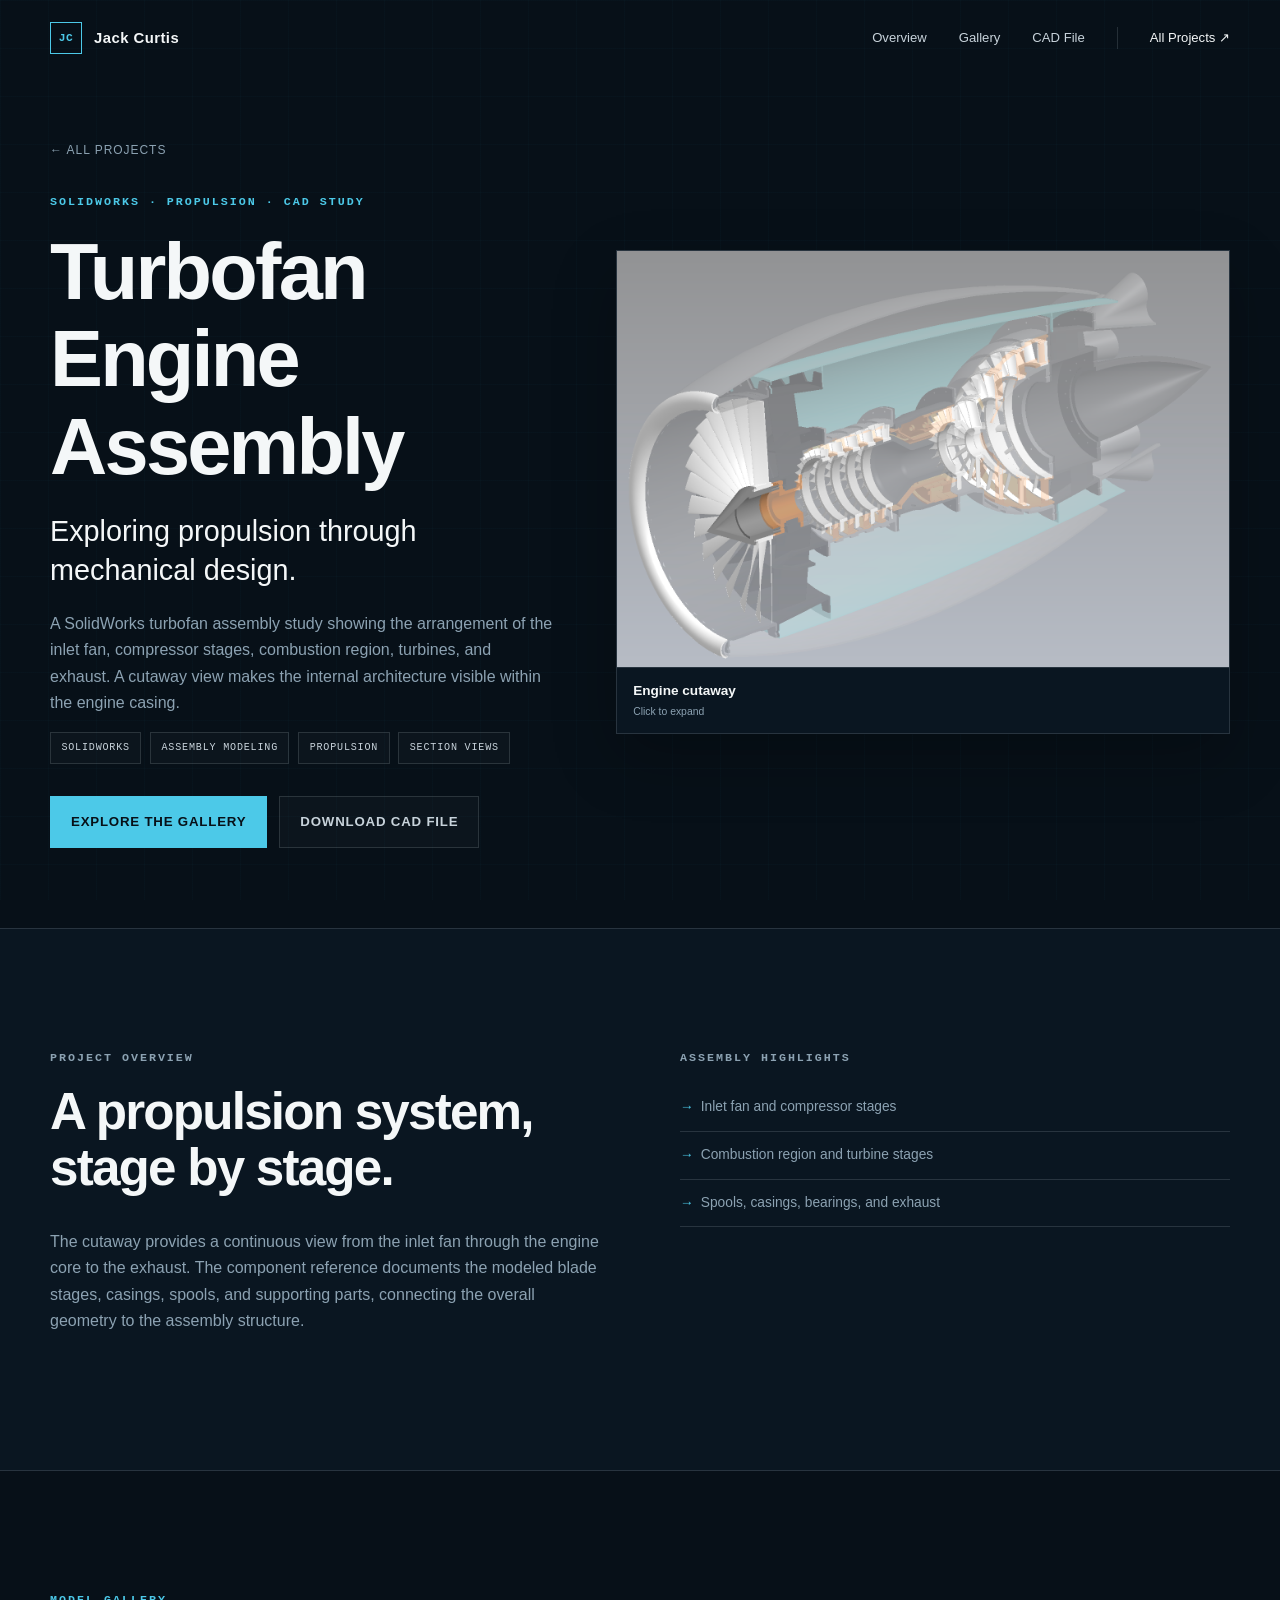
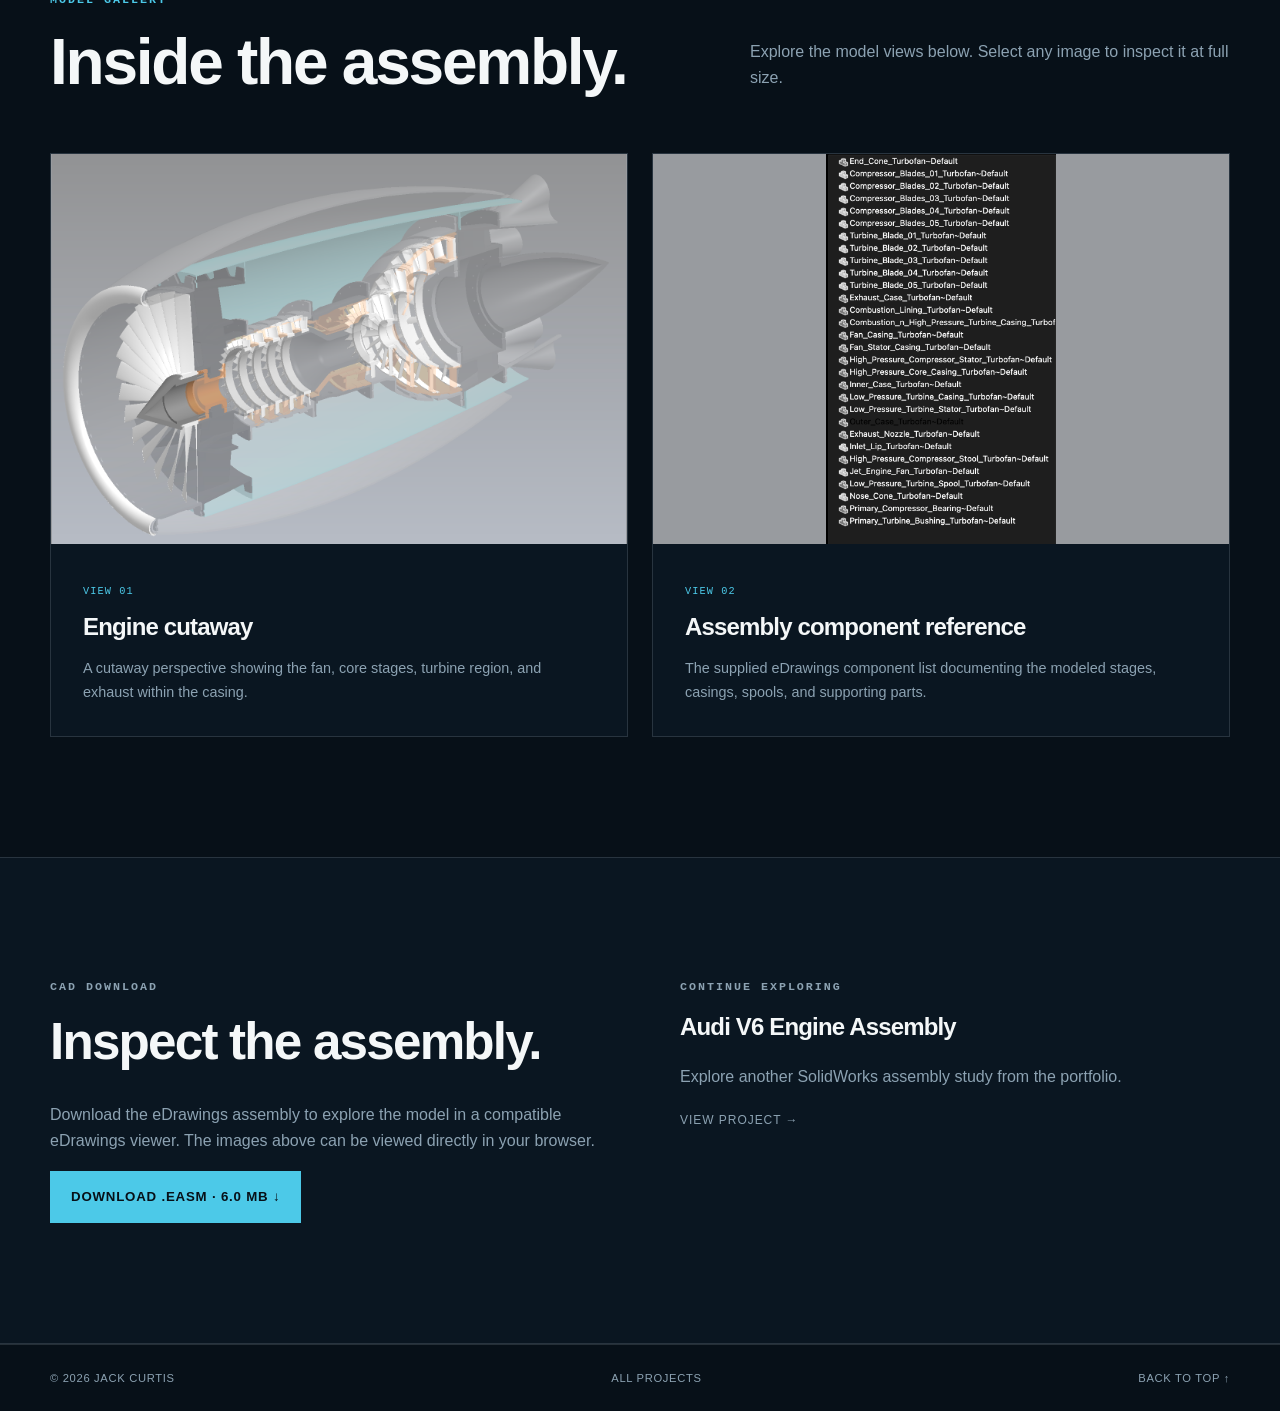
<file: turbofan-engine.html>
<!DOCTYPE html>
<html lang="en"><head><meta charset="UTF-8"><meta name="viewport" content="width=device-width, initial-scale=1.0"><meta name="description" content="A SolidWorks turbofan assembly study showing the arrangement of the inlet fan, compressor stages, combustion region, turbines, and exhaust. A cutaway view makes the internal architecture visible within the engine casing."><title>Turbofan Engine Assembly | Jack Curtis</title><link rel="stylesheet" href="css/style.css"><script src="js/main.js" defer></script></head>
<body class="case-study cad-study"><a class="skip-link" href="#main-content">Skip to main content</a>
<header class="site-header"><nav class="nav container" aria-label="Main navigation"><a class="nav__brand" href="index.html" aria-label="Jack Curtis, home"><span class="nav__brand-mark" aria-hidden="true">JC</span><span>Jack Curtis</span></a><button class="nav__toggle" type="button" aria-expanded="false" aria-controls="nav-menu"><span class="sr-only">Open navigation</span><span></span><span></span><span></span></button><div class="nav__menu" id="nav-menu"><a href="#overview">Overview</a><a href="#gallery">Gallery</a><a href="#model">CAD File</a><a class="nav__github" href="index.html#projects">All Projects <span aria-hidden="true">↗</span></a></div></nav></header>
<main id="main-content"><section class="case-hero" id="top"><div class="container case-hero__grid"><div class="case-hero__copy reveal"><a class="back-link" href="index.html#projects">← All projects</a><p class="eyebrow">SolidWorks · Propulsion · CAD study</p><h1>Turbofan Engine Assembly</h1><p class="case-hero__subtitle">Exploring propulsion through mechanical design.</p><p class="case-hero__intro">A SolidWorks turbofan assembly study showing the arrangement of the inlet fan, compressor stages, combustion region, turbines, and exhaust. A cutaway view makes the internal architecture visible within the engine casing.</p><ul class="tag-list" aria-label="Project topics"><li>SolidWorks</li><li>Assembly Modeling</li><li>Propulsion</li><li>Section Views</li></ul><div class="hero__actions"><a class="button button--primary" href="#gallery">Explore the gallery</a><a class="button button--secondary" href="#model">Download CAD file</a></div></div><button class="case-hero__figure reveal" type="button" data-lightbox="assets/images/turbofan/cutaway.png" data-caption="Turbofan Engine Assembly — overall model view"><img src="assets/images/turbofan/cutaway.png" alt="Turbofan Engine Assembly cutaway"><span><strong>Engine cutaway</strong><small>Click to expand</small></span></button></div></section>
<section class="section section--surface" id="overview"><div class="container intro-grid"><article class="prose reveal"><p class="eyebrow">Project overview</p><h2>A propulsion system, stage by stage.</h2><p>The cutaway provides a continuous view from the inlet fan through the engine core to the exhaust. The component reference documents the modeled blade stages, casings, spools, and supporting parts, connecting the overall geometry to the assembly structure.</p></article><div class="prose reveal"><p class="eyebrow">Assembly highlights</p><ul class="learning-list"><li>Inlet fan and compressor stages</li><li>Combustion region and turbine stages</li><li>Spools, casings, bearings, and exhaust</li></ul></div></div></section>
<section class="section" id="gallery"><div class="container"><div class="section-heading reveal"><div><p class="eyebrow">Model gallery</p><h2>Inside the assembly.</h2></div><p>Explore the model views below. Select any image to inspect it at full size.</p></div><div class="result-grid cad-gallery"><figure class="result-card cad-gallery__figure reveal"><button class="image-button" type="button" data-lightbox="assets/images/turbofan/cutaway.png" data-caption="A cutaway perspective showing the fan, core stages, turbine region, and exhaust within the casing."><img loading="lazy" src="assets/images/turbofan/cutaway.png" alt="Engine cutaway: A cutaway perspective showing the fan, core stages, turbine region, and exhaust within the casing."></button><figcaption><span>View 01</span><h3>Engine cutaway</h3><p>A cutaway perspective showing the fan, core stages, turbine region, and exhaust within the casing.</p></figcaption></figure><figure class="result-card cad-gallery__figure reveal"><button class="image-button" type="button" data-lightbox="assets/images/turbofan/components.png" data-caption="The supplied eDrawings component list documenting the modeled stages, casings, spools, and supporting parts."><img loading="lazy" src="assets/images/turbofan/components.png" alt="Assembly component reference: The supplied eDrawings component list documenting the modeled stages, casings, spools, and supporting parts."></button><figcaption><span>View 02</span><h3>Assembly component reference</h3><p>The supplied eDrawings component list documenting the modeled stages, casings, spools, and supporting parts.</p></figcaption></figure></div></div></section>
<section class="section section--surface" id="model"><div class="container intro-grid"><article class="prose reveal"><p class="eyebrow">CAD download</p><h2>Inspect the assembly.</h2><p>Download the eDrawings assembly to explore the model in a compatible eDrawings viewer. The images above can be viewed directly in your browser.</p><a class="button button--primary" href="assets/models/turbofan-assembly.easm" download>Download .easm · 6.0 MB ↓</a></article><div class="prose reveal"><p class="eyebrow">Continue exploring</p><h3>Audi V6 Engine Assembly</h3><p>Explore another SolidWorks assembly study from the portfolio.</p><a class="back-link" href="v6-engine.html">View project →</a></div></div></section></main>
<footer class="site-footer"><div class="container site-footer__inner"><p>© <span id="current-year">2026</span> Jack Curtis</p><a href="index.html#projects">All projects</a><a href="#top">Back to top ↑</a></div></footer>
<dialog class="lightbox" aria-label="Expanded project image"><button class="lightbox__close" type="button" aria-label="Close expanded image">×</button><img src="assets/images/turbofan/cutaway.png" alt=""><p></p></dialog></body></html>
</file>
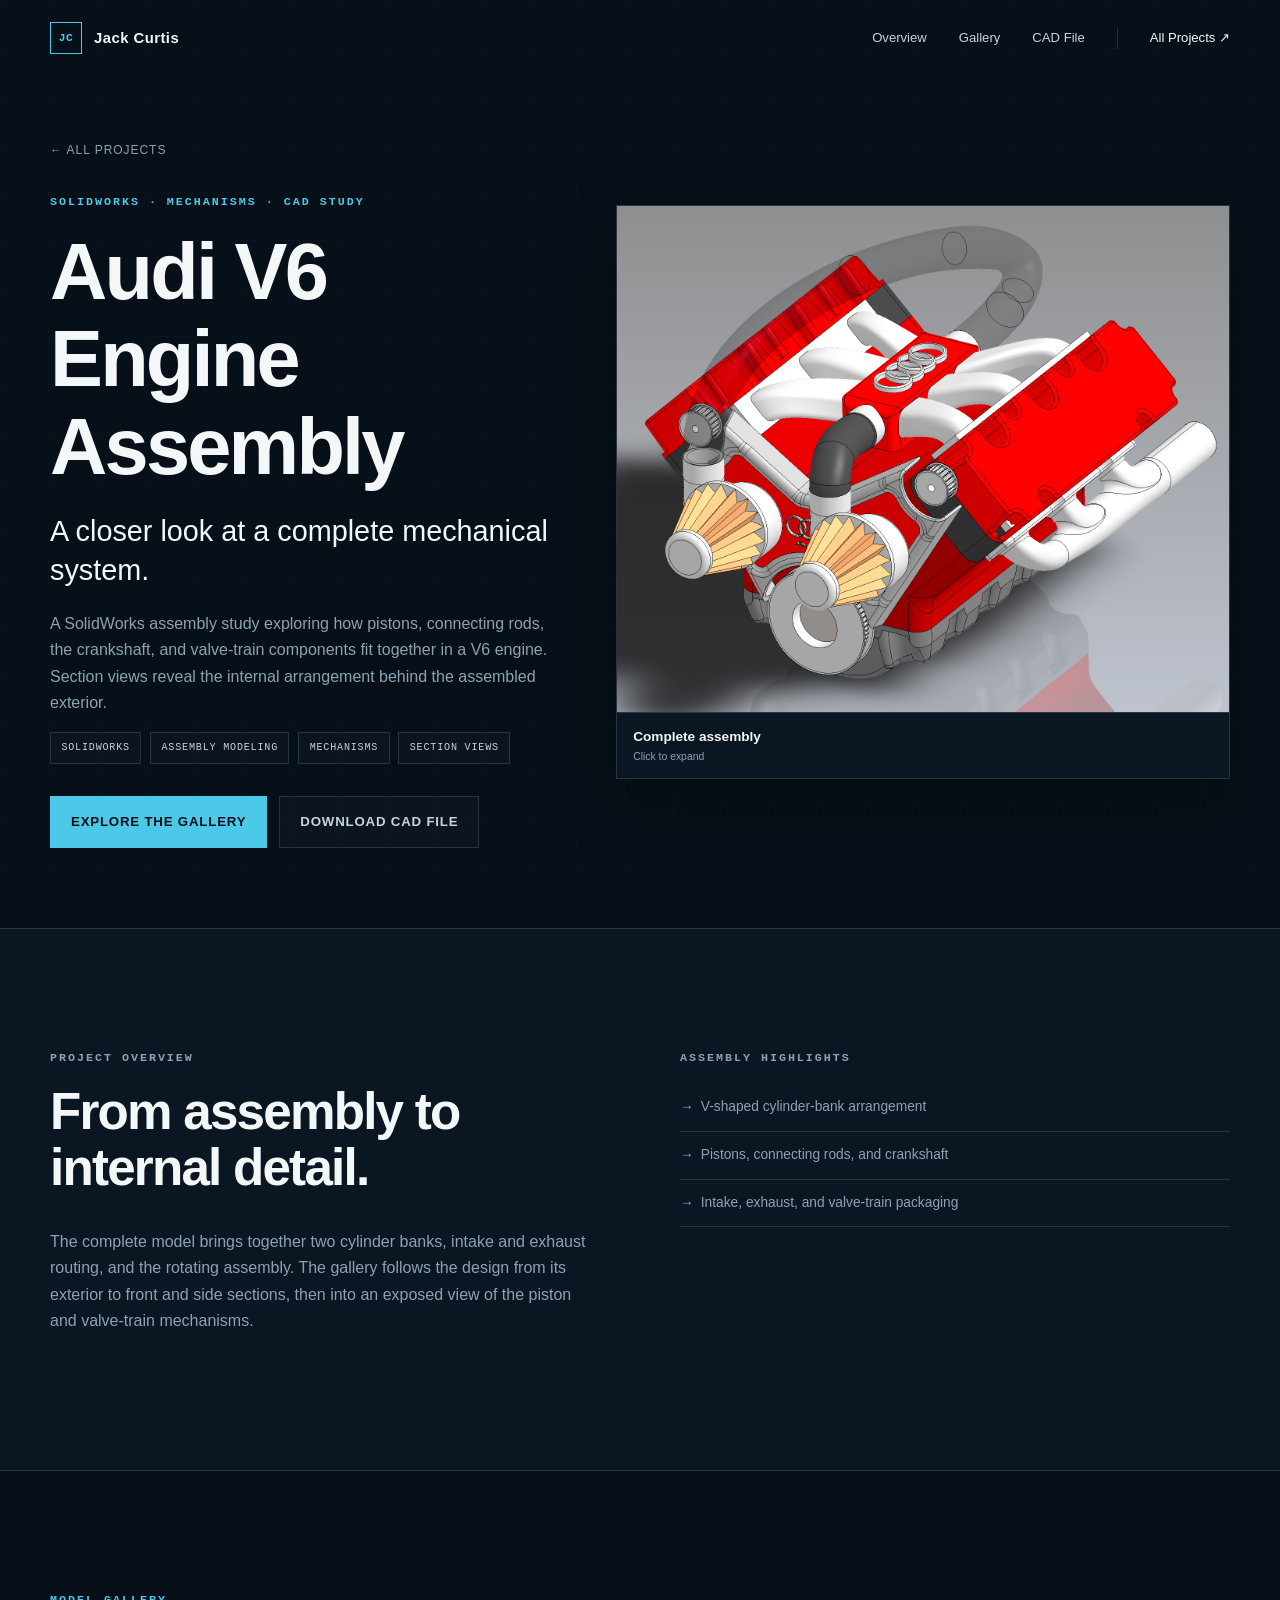
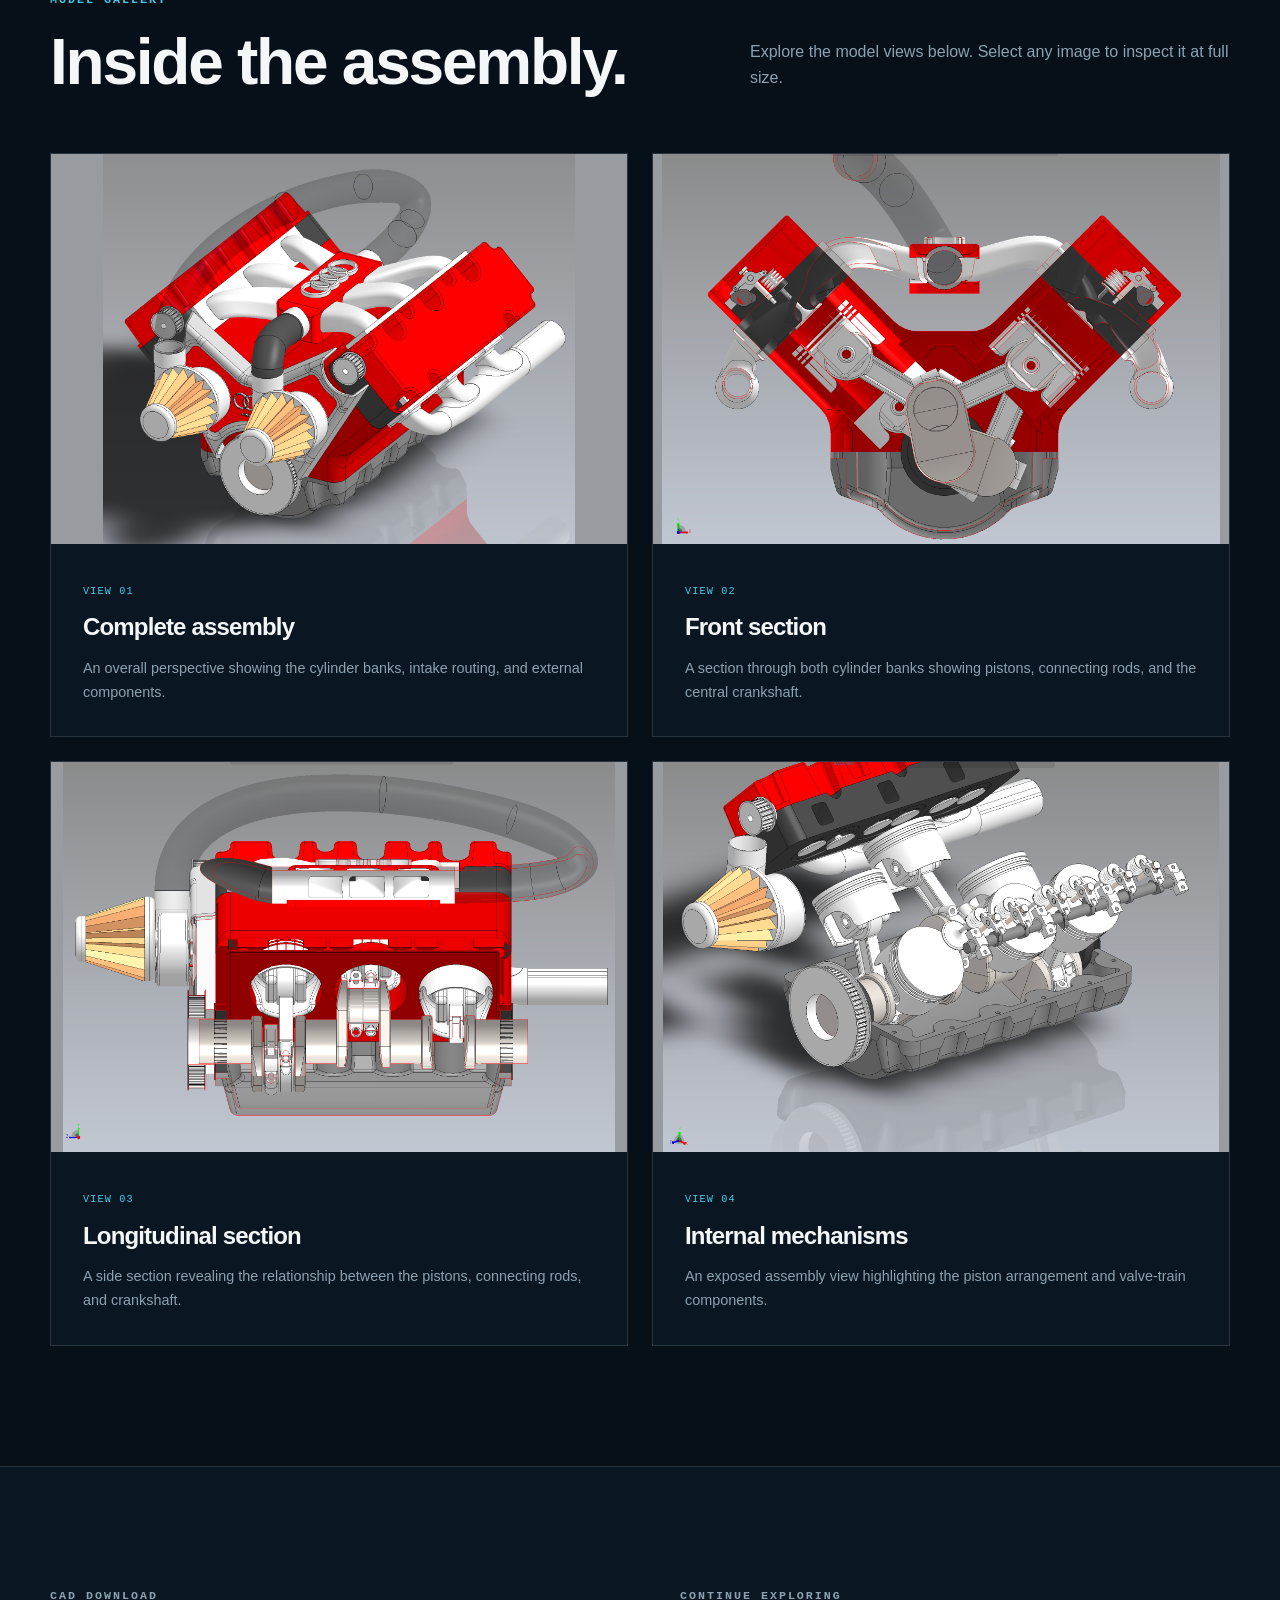
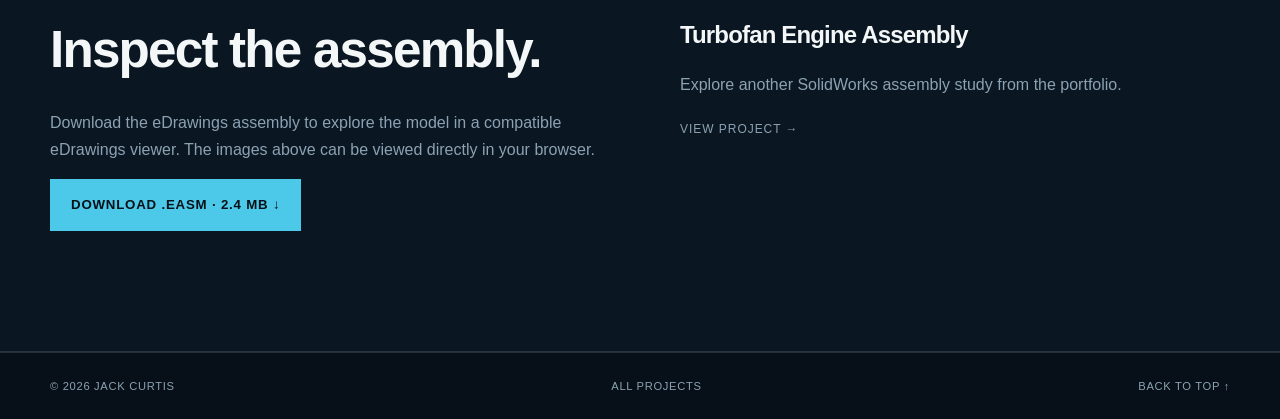
<file: v6-engine.html>
<!DOCTYPE html>
<html lang="en"><head><meta charset="UTF-8"><meta name="viewport" content="width=device-width, initial-scale=1.0"><meta name="description" content="A SolidWorks assembly study exploring how pistons, connecting rods, the crankshaft, and valve-train components fit together in a V6 engine. Section views reveal the internal arrangement behind the assembled exterior."><title>Audi V6 Engine Assembly | Jack Curtis</title><link rel="stylesheet" href="css/style.css"><script src="js/main.js" defer></script></head>
<body class="case-study cad-study"><a class="skip-link" href="#main-content">Skip to main content</a>
<header class="site-header"><nav class="nav container" aria-label="Main navigation"><a class="nav__brand" href="index.html" aria-label="Jack Curtis, home"><span class="nav__brand-mark" aria-hidden="true">JC</span><span>Jack Curtis</span></a><button class="nav__toggle" type="button" aria-expanded="false" aria-controls="nav-menu"><span class="sr-only">Open navigation</span><span></span><span></span><span></span></button><div class="nav__menu" id="nav-menu"><a href="#overview">Overview</a><a href="#gallery">Gallery</a><a href="#model">CAD File</a><a class="nav__github" href="index.html#projects">All Projects <span aria-hidden="true">↗</span></a></div></nav></header>
<main id="main-content"><section class="case-hero" id="top"><div class="container case-hero__grid"><div class="case-hero__copy reveal"><a class="back-link" href="index.html#projects">← All projects</a><p class="eyebrow">SolidWorks · Mechanisms · CAD study</p><h1>Audi V6 Engine Assembly</h1><p class="case-hero__subtitle">A closer look at a complete mechanical system.</p><p class="case-hero__intro">A SolidWorks assembly study exploring how pistons, connecting rods, the crankshaft, and valve-train components fit together in a V6 engine. Section views reveal the internal arrangement behind the assembled exterior.</p><ul class="tag-list" aria-label="Project topics"><li>SolidWorks</li><li>Assembly Modeling</li><li>Mechanisms</li><li>Section Views</li></ul><div class="hero__actions"><a class="button button--primary" href="#gallery">Explore the gallery</a><a class="button button--secondary" href="#model">Download CAD file</a></div></div><button class="case-hero__figure reveal" type="button" data-lightbox="assets/images/v6/assembly.png" data-caption="Audi V6 Engine Assembly — overall model view"><img src="assets/images/v6/assembly.png" alt="Audi V6 Engine Assembly perspective view"><span><strong>Complete assembly</strong><small>Click to expand</small></span></button></div></section>
<section class="section section--surface" id="overview"><div class="container intro-grid"><article class="prose reveal"><p class="eyebrow">Project overview</p><h2>From assembly to internal detail.</h2><p>The complete model brings together two cylinder banks, intake and exhaust routing, and the rotating assembly. The gallery follows the design from its exterior to front and side sections, then into an exposed view of the piston and valve-train mechanisms.</p></article><div class="prose reveal"><p class="eyebrow">Assembly highlights</p><ul class="learning-list"><li>V-shaped cylinder-bank arrangement</li><li>Pistons, connecting rods, and crankshaft</li><li>Intake, exhaust, and valve-train packaging</li></ul></div></div></section>
<section class="section" id="gallery"><div class="container"><div class="section-heading reveal"><div><p class="eyebrow">Model gallery</p><h2>Inside the assembly.</h2></div><p>Explore the model views below. Select any image to inspect it at full size.</p></div><div class="result-grid cad-gallery"><figure class="result-card cad-gallery__figure reveal"><button class="image-button" type="button" data-lightbox="assets/images/v6/assembly.png" data-caption="An overall perspective showing the cylinder banks, intake routing, and external components."><img loading="lazy" src="assets/images/v6/assembly.png" alt="Complete assembly: An overall perspective showing the cylinder banks, intake routing, and external components."></button><figcaption><span>View 01</span><h3>Complete assembly</h3><p>An overall perspective showing the cylinder banks, intake routing, and external components.</p></figcaption></figure><figure class="result-card cad-gallery__figure reveal"><button class="image-button" type="button" data-lightbox="assets/images/v6/front-section.png" data-caption="A section through both cylinder banks showing pistons, connecting rods, and the central crankshaft."><img loading="lazy" src="assets/images/v6/front-section.png" alt="Front section: A section through both cylinder banks showing pistons, connecting rods, and the central crankshaft."></button><figcaption><span>View 02</span><h3>Front section</h3><p>A section through both cylinder banks showing pistons, connecting rods, and the central crankshaft.</p></figcaption></figure><figure class="result-card cad-gallery__figure reveal"><button class="image-button" type="button" data-lightbox="assets/images/v6/side-section.png" data-caption="A side section revealing the relationship between the pistons, connecting rods, and crankshaft."><img loading="lazy" src="assets/images/v6/side-section.png" alt="Longitudinal section: A side section revealing the relationship between the pistons, connecting rods, and crankshaft."></button><figcaption><span>View 03</span><h3>Longitudinal section</h3><p>A side section revealing the relationship between the pistons, connecting rods, and crankshaft.</p></figcaption></figure><figure class="result-card cad-gallery__figure reveal"><button class="image-button" type="button" data-lightbox="assets/images/v6/internal-mechanisms.png" data-caption="An exposed assembly view highlighting the piston arrangement and valve-train components."><img loading="lazy" src="assets/images/v6/internal-mechanisms.png" alt="Internal mechanisms: An exposed assembly view highlighting the piston arrangement and valve-train components."></button><figcaption><span>View 04</span><h3>Internal mechanisms</h3><p>An exposed assembly view highlighting the piston arrangement and valve-train components.</p></figcaption></figure></div></div></section>
<section class="section section--surface" id="model"><div class="container intro-grid"><article class="prose reveal"><p class="eyebrow">CAD download</p><h2>Inspect the assembly.</h2><p>Download the eDrawings assembly to explore the model in a compatible eDrawings viewer. The images above can be viewed directly in your browser.</p><a class="button button--primary" href="assets/models/v6-engine.easm" download>Download .easm · 2.4 MB ↓</a></article><div class="prose reveal"><p class="eyebrow">Continue exploring</p><h3>Turbofan Engine Assembly</h3><p>Explore another SolidWorks assembly study from the portfolio.</p><a class="back-link" href="turbofan-engine.html">View project →</a></div></div></section></main>
<footer class="site-footer"><div class="container site-footer__inner"><p>© <span id="current-year">2026</span> Jack Curtis</p><a href="index.html#projects">All projects</a><a href="#top">Back to top ↑</a></div></footer>
<dialog class="lightbox" aria-label="Expanded project image"><button class="lightbox__close" type="button" aria-label="Close expanded image">×</button><img src="assets/images/v6/assembly.png" alt=""><p></p></dialog></body></html>
</file>
<file: css/style.css>
/* ---------- Design tokens and reset ---------- */
:root {
    --navy-950: #071018; --navy-900: #0a1621; --navy-800: #102331;
    --slate-700: #243746; --slate-400: #8ca2b2; --slate-200: #c8d3db;
    --white: #f4f7f8; --accent: #4cc9e8; --border: rgba(200, 211, 219, .16);
    --shadow: 0 24px 60px rgba(0, 0, 0, .24); --max-width: 1180px;
}
* { box-sizing: border-box; }
html { scroll-behavior: smooth; scroll-padding-top: 5rem; }
body { margin: 0; color: var(--slate-200); background: var(--navy-950); font-family: Inter, ui-sans-serif, -apple-system, BlinkMacSystemFont, "Segoe UI", sans-serif; line-height: 1.65; -webkit-font-smoothing: antialiased; }
body::before { position: fixed; inset: 0; z-index: -1; content: ""; pointer-events: none; background-image: linear-gradient(rgba(76,201,232,.025) 1px, transparent 1px), linear-gradient(90deg, rgba(76,201,232,.025) 1px, transparent 1px); background-size: 48px 48px; }
a { color: inherit; text-decoration: none; }
button { color: inherit; font: inherit; }
.container { width: min(calc(100% - 3rem), var(--max-width)); margin-inline: auto; }
.section { padding: 7.5rem 0; }
.sr-only { position: absolute; width: 1px; height: 1px; padding: 0; margin: -1px; overflow: hidden; clip: rect(0,0,0,0); white-space: nowrap; border: 0; }
.skip-link { position: fixed; top: 1rem; left: 1rem; z-index: 100; padding: .65rem 1rem; color: var(--navy-950); background: var(--accent); transform: translateY(-180%); }
.skip-link:focus { transform: translateY(0); }

/* ---------- Shared typography and controls ---------- */
h1, h2, h3, p { margin-top: 0; }
h1, h2, h3 { color: var(--white); font-weight: 600; line-height: 1.1; letter-spacing: -.035em; }
h1 { margin-bottom: 1.25rem; font-size: clamp(4rem, 10vw, 8.5rem); }
h2 { margin-bottom: 0; font-size: clamp(2.4rem, 5vw, 4.25rem); }
h3 { font-size: 1.5rem; }
.eyebrow { margin-bottom: 1rem; color: var(--accent); font-family: ui-monospace, SFMono-Regular, Menlo, monospace; font-size: .73rem; font-weight: 700; letter-spacing: .17em; text-transform: uppercase; }
.button { display: inline-flex; min-height: 3.25rem; align-items: center; justify-content: center; padding: .75rem 1.25rem; border: 1px solid transparent; font-size: .83rem; font-weight: 700; letter-spacing: .06em; text-transform: uppercase; transition: transform .25s ease, background .25s ease, border-color .25s ease; }
.button:hover { transform: translateY(-3px); }
.button--primary { color: var(--navy-950); background: var(--accent); }
.button--primary:hover { background: #7bdaf0; }
.button--secondary { border-color: var(--border); background: rgba(255,255,255,.025); }
.button--secondary:hover { border-color: var(--accent); }
.section-heading { display: grid; grid-template-columns: 1fr minmax(280px,480px); gap: 4rem; align-items: end; margin-bottom: 3.5rem; }
.section-heading > p { margin-bottom: .35rem; color: var(--slate-400); }

/* ---------- Navigation ---------- */
.site-header { position: fixed; top: 0; z-index: 50; width: 100%; border-bottom: 1px solid transparent; transition: background .25s ease, border-color .25s ease; }
.site-header.is-scrolled { border-color: var(--border); background: rgba(7,16,24,.9); backdrop-filter: blur(16px); }
.nav { display: flex; min-height: 4.75rem; align-items: center; justify-content: space-between; }
.nav__brand { display: inline-flex; align-items: center; gap: .75rem; color: var(--white); font-size: .93rem; font-weight: 700; letter-spacing: .03em; }
.nav__brand-mark { display: grid; width: 2rem; height: 2rem; place-items: center; border: 1px solid var(--accent); color: var(--accent); font-family: ui-monospace, monospace; font-size: .7rem; }
.nav__menu { display: flex; align-items: center; gap: 2rem; font-size: .82rem; }
.nav__menu a { transition: color .2s ease; }
.nav__menu a:hover { color: var(--accent); }
.nav__github { padding-left: 2rem; border-left: 1px solid var(--border); color: var(--white); }
.nav__toggle { display: none; width: 2.75rem; height: 2.75rem; padding: .65rem; border: 0; background: transparent; cursor: pointer; }
.nav__toggle span:not(.sr-only) { display: block; width: 100%; height: 1px; margin: 5px 0; background: var(--white); transition: transform .2s ease, opacity .2s ease; }

/* ---------- Hero ---------- */
.hero { display: flex; min-height: 100svh; align-items: center; padding: 8rem 0 5rem; overflow: hidden; }
.hero__grid { display: grid; grid-template-columns: 1.25fr .75fr; gap: 5rem; align-items: center; }
.hero__subtitle { max-width: 720px; margin-bottom: 1.5rem; color: var(--white); font-size: clamp(1rem,2vw,1.35rem); }
.hero__subtitle span { margin: 0 .4rem; color: var(--accent); }
.hero__intro { max-width: 650px; margin-bottom: 2.25rem; color: var(--slate-400); font-size: 1.05rem; }
.hero__actions { display: flex; flex-wrap: wrap; gap: .75rem; }
.hero__visual { position: relative; aspect-ratio: .9; border: 1px solid var(--border); background: radial-gradient(circle at 55% 48%, rgba(76,201,232,.16), transparent 35%), linear-gradient(145deg, rgba(255,255,255,.025), transparent); box-shadow: var(--shadow); overflow: hidden; }
.hero__visual::before { position: absolute; top: 50%; left: 48%; width: 48%; height: 8%; content: ""; background: linear-gradient(90deg, transparent, var(--slate-200) 25%, var(--white)); clip-path: polygon(0 46%,72% 0,100% 50%,72% 100%); transform: translate(-50%,-50%) rotate(-7deg); opacity: .8; }
.flow-lines { position: absolute; inset: 0; }
.flow-lines span { position: absolute; left: -12%; width: 125%; height: 16%; border-top: 1px solid rgba(76,201,232,.5); border-radius: 50%; transform: rotate(-7deg); }
.flow-lines span:nth-child(1) { top: 19%; } .flow-lines span:nth-child(2) { top: 31%; } .flow-lines span:nth-child(3) { top: 45%; } .flow-lines span:nth-child(4) { top: 59%; } .flow-lines span:nth-child(5) { top: 73%; }
.hero__readout { position: absolute; right: 1.4rem; bottom: 1.4rem; padding: 1rem; border-left: 2px solid var(--accent); background: rgba(7,16,24,.78); backdrop-filter: blur(8px); }
.hero__readout span, .hero__readout small { display: block; color: var(--slate-400); font-family: ui-monospace, monospace; font-size: .63rem; letter-spacing: .12em; }
.hero__readout strong { display: block; margin: .15rem 0; color: var(--white); font-size: .9rem; }

/* ---------- Project cards ---------- */
.projects { border-top: 1px solid var(--border); background: var(--navy-900); }
.project-grid { display: grid; grid-template-columns: repeat(2,minmax(0,1fr)); gap: 1.5rem; }
.project-card { border: 1px solid var(--border); background: var(--navy-950); transition: border-color .3s ease, transform .3s ease, box-shadow .3s ease; overflow: hidden; }
.project-card:hover { border-color: rgba(76,201,232,.5); box-shadow: var(--shadow); transform: translateY(-5px); }
.project-card--wide { display: grid; grid-column: 1 / -1; grid-template-columns: 1.25fr .75fr; }
.project-card__image { min-height: 300px; }
.project-card__image--real { display: block; overflow: hidden; background: var(--navy-900); }
.project-card__image--real img { width: 100%; height: 100%; object-fit: cover; transition: transform .5s ease; }
.project-card__image--capstone { background: #fff; }
.project-card__image--capstone img { object-fit: contain; object-position: center; }
.project-card:hover .project-card__image--real img { transform: scale(1.025); }
.project-card--wide .project-card__image { min-height: 440px; }
.placeholder { position: relative; display: flex; flex-direction: column; align-items: center; justify-content: center; padding: 2rem; color: var(--slate-400); background: linear-gradient(135deg, rgba(76,201,232,.09), transparent 55%), repeating-linear-gradient(135deg, transparent, transparent 18px, rgba(255,255,255,.018) 18px, rgba(255,255,255,.018) 19px); text-align: center; }
.placeholder::before, .placeholder::after { position: absolute; width: 2rem; height: 2rem; content: ""; }
.placeholder::before { top: 1rem; left: 1rem; border-top: 1px solid var(--accent); border-left: 1px solid var(--accent); }
.placeholder::after { right: 1rem; bottom: 1rem; border-right: 1px solid var(--accent); border-bottom: 1px solid var(--accent); }
.placeholder span { margin-bottom: .55rem; color: var(--accent); font-family: ui-monospace, monospace; font-size: .62rem; letter-spacing: .17em; text-transform: uppercase; }
.placeholder strong { color: var(--slate-200); font-weight: 500; }
.placeholder small { margin-top: .25rem; font-size: .72rem; }
.project-card__body { display: flex; flex-direction: column; padding: 2rem; }
.project-card--wide .project-card__body { justify-content: center; padding: 3rem; }
.project-card__meta { display: flex; justify-content: space-between; gap: 1rem; margin-bottom: 2rem; color: var(--accent); font-family: ui-monospace, monospace; font-size: .64rem; letter-spacing: .08em; text-transform: uppercase; }
.project-card__body h3 { margin-bottom: 1rem; }
.project-card__body > p:not(.project-card__status) { color: var(--slate-400); font-size: .92rem; }
.project-card__status { margin-top: auto; margin-bottom: 0; padding-top: 1.5rem; color: var(--slate-200); font-size: .75rem; font-weight: 700; letter-spacing: .08em; text-transform: uppercase; }
.project-card__status span { color: var(--accent); }
.tag-list { display: flex; flex-wrap: wrap; gap: .55rem; margin: 0 0 2rem; padding: 0; list-style: none; }
.tag-list li { padding: .4rem .65rem; border: 1px solid var(--border); color: var(--slate-200); background: rgba(255,255,255,.025); font-family: ui-monospace, monospace; font-size: .63rem; letter-spacing: .08em; text-transform: uppercase; }
.tag-list--compact { margin: .5rem 0 1rem; }
.tag-list--compact li { padding: .3rem .5rem; font-size: .56rem; }

/* ---------- CFD case study ---------- */
.case-study h2 { max-width: 820px; }
.case-hero { min-height: 100svh; display: flex; align-items: center; padding: 8.5rem 0 5rem; }
.case-hero__grid { display: grid; grid-template-columns: .9fr 1.1fr; gap: 4rem; align-items: center; }
.case-hero h1 { margin-bottom: 1.4rem; font-size: clamp(3rem,6.2vw,6.5rem); }
.case-hero__subtitle { max-width: 700px; margin-bottom: 1.3rem; color: var(--white); font-size: clamp(1.25rem,2.3vw,1.8rem); line-height: 1.35; }
.case-hero__intro { max-width: 680px; color: var(--slate-400); font-size: 1rem; }
.back-link { display: inline-block; margin-bottom: 2rem; color: var(--slate-400); font-size: .75rem; text-transform: uppercase; letter-spacing: .08em; }
.back-link:hover { color: var(--accent); }
.case-hero__figure { position: relative; min-width: 0; padding: 0; border: 1px solid var(--border); background: var(--navy-900); box-shadow: var(--shadow); text-align: left; cursor: zoom-in; overflow: hidden; }
.case-hero__figure img { display: block; width: 100%; height: auto; }
.case-hero__figure > span { position: absolute; left: 1.25rem; bottom: 1.25rem; padding: .8rem 1rem; border-left: 2px solid var(--accent); background: rgba(7,16,24,.9); }
.case-hero__figure strong, .case-hero__figure small { display: block; }
.case-hero__figure strong { color: var(--white); font-size: .85rem; }
.case-hero__figure small { color: var(--slate-400); font-size: .65rem; }
.metric-strip { border-block: 1px solid var(--border); background: var(--navy-900); }
.metrics { display: grid; grid-template-columns: repeat(6,1fr); }
.metrics div { padding: 2rem 1.1rem; border-right: 1px solid var(--border); }
.metrics div:first-child { border-left: 1px solid var(--border); }
.metrics strong, .metrics span { display: block; }
.metrics strong { color: var(--white); font-size: clamp(1.55rem,3vw,2.5rem); line-height: 1; }
.metrics span { margin-top: .65rem; color: var(--slate-400); font-family: ui-monospace, monospace; font-size: .62rem; letter-spacing: .06em; text-transform: uppercase; }
.intro-grid { display: grid; grid-template-columns: repeat(2,minmax(0,1fr)); gap: 5rem; align-items: start; }
.intro-grid h2 { margin-bottom: 2rem; font-size: clamp(2.1rem,4vw,3.5rem); }
.prose { max-width: 680px; }
.prose p, .architecture-grid p, .method-grid p { color: var(--slate-400); }
.prose .lead, .architecture-grid .lead { color: var(--white); font-size: 1.35rem; line-height: 1.5; }
.section--surface { border-block: 1px solid var(--border); background: var(--navy-900); }
.progression { margin: 0; padding: 0; list-style: none; border-top: 1px solid var(--border); }
.progression li { display: grid; grid-template-columns: 70px minmax(230px,.8fr) 1.2fr; gap: 2rem; align-items: start; padding: 2rem 0; border-bottom: 1px solid var(--border); }
.progression > li > span, .progression div p { color: var(--accent); font-family: ui-monospace, monospace; font-size: .65rem; letter-spacing: .1em; text-transform: uppercase; }
.progression div p { margin-bottom: .5rem; }
.progression h3, .progression li > p { margin: 0; }
.progression li > p { color: var(--slate-400); }
.result-grid { display: grid; grid-template-columns: repeat(2,minmax(0,1fr)); gap: 1.5rem; }
.result-card { margin: 0; border: 1px solid var(--border); background: var(--navy-900); overflow: hidden; }
.result-card--wide { grid-column: 1 / -1; display: grid; grid-template-columns: 1.45fr .55fr; }
.result-card .image-button { display: block; width: 100%; padding: 0; border: 0; background: #111; cursor: zoom-in; overflow: hidden; }
.result-card img { display: block; width: 100%; height: 100%; min-height: 300px; object-fit: cover; transition: transform .4s ease; }
.result-card button:hover img { transform: scale(1.015); }
.result-card figcaption { padding: 2rem; }
.result-card figcaption span, .validation-grid span, .equation span { color: var(--accent); font-family: ui-monospace,monospace; font-size: .64rem; letter-spacing: .11em; text-transform: uppercase; }
.result-card h3 { margin: .75rem 0 1rem; }
.result-card p { margin: 0; color: var(--slate-400); font-size: .9rem; }
.capability-grid { display: grid; grid-template-columns: repeat(3,1fr); gap: 1rem; }
.capability { padding: 1.75rem; border: 1px solid var(--border); background: rgba(255,255,255,.018); }
.capability h3 { font-size: 1.05rem; }
.capability ul, .learning-list { margin: 0; padding: 0; color: var(--slate-400); list-style: none; font-size: .86rem; }
.capability li { padding: .38rem 0; border-bottom: 1px solid var(--border); }
.equation { margin-top: 2rem; padding: 3rem; border-left: 2px solid var(--accent); background: var(--navy-950); text-align: center; }
.equation p { margin: 1rem 0 .5rem; color: var(--white); font-family: Georgia,serif; font-size: clamp(1.65rem,4vw,3rem); letter-spacing: .02em; }
.equation small { color: var(--slate-400); }
.architecture-grid, .method-grid, .capstone__grid { display: grid; grid-template-columns: 1fr 1fr; gap: 6rem; align-items: center; }
.code-tree { margin: 0; padding: 2rem; border: 1px solid var(--border); color: var(--slate-200); background: var(--navy-900); font-size: clamp(.7rem,1.4vw,.92rem); line-height: 1.8; overflow-x: auto; }
.validation-head { display: grid; grid-template-columns: 1.3fr .7fr; gap: 4rem; align-items: end; margin-bottom: 3rem; }
.validation-head > p { color: var(--slate-400); }
.validation-grid { display: grid; grid-template-columns: repeat(3,1fr); gap: 1rem; }
.validation-grid article { padding: 2rem; border-top: 2px solid var(--accent); background: var(--navy-950); }
.validation-grid h3 { margin: 2rem 0 .8rem; }
.validation-grid p { margin: 0; color: var(--slate-400); font-size: .87rem; }
.validation-note { margin: 1.5rem 0 0; padding: 1.25rem; border: 1px solid var(--border); color: var(--slate-400); font-size: .82rem; }
.validation-note strong { color: var(--white); }
.capstone { background: linear-gradient(120deg,var(--navy-950),var(--navy-800)); }
.capstone p { color: var(--slate-400); }
.capstone blockquote { margin: 2rem 0 0; padding-left: 1.5rem; border-left: 2px solid var(--accent); color: var(--white); font-size: 1.2rem; }
.capstone img { width: 100%; border: 1px solid var(--border); box-shadow: var(--shadow); }
.learning-list li { padding: .75rem 0 .75rem 1.3rem; border-bottom: 1px solid var(--border); position: relative; }
.learning-list li::before { position: absolute; left: 0; color: var(--accent); content: "→"; }
.learning-list--top { margin-top: .25rem; }
.learning-list--top li { padding-block: .9rem; }
.study-note { max-width: 900px; text-align: center; }
.study-note h2 { margin-inline: auto; }
.study-note > p:not(.eyebrow) { max-width: 760px; margin: 1.5rem auto 0; color: var(--slate-400); }
.project-cta { padding: 9rem 0; text-align: center; }
.project-cta h2 { margin-inline: auto; }
.project-cta p:not(.eyebrow) { max-width: 720px; margin: 1.5rem auto 2rem; color: var(--slate-400); }
.project-cta .hero__actions { justify-content: center; }
.lightbox { width: min(94vw,1400px); max-width: none; padding: 1rem; border: 1px solid var(--border); color: var(--slate-200); background: var(--navy-950); box-shadow: var(--shadow); }
.lightbox::backdrop { background: rgba(0,0,0,.86); backdrop-filter: blur(5px); }
.lightbox img { display: block; max-width: 100%; max-height: 82vh; margin: auto; }
.lightbox p { margin: .8rem 3rem 0 .3rem; font-size: .8rem; }
.lightbox__close { position: absolute; top: .4rem; right: .5rem; z-index: 2; width: 2.5rem; height: 2.5rem; border: 1px solid var(--border); background: var(--navy-950); cursor: pointer; font-size: 1.4rem; }

/* ---------- Supersonic capstone case study ---------- */
.capstone-hero .case-hero__grid { grid-template-columns: 1.08fr .92fr; }
.capstone-hero h1 { font-size: clamp(3rem,5.8vw,6.1rem); }
.honors-badge { display: inline-flex; align-items: center; gap: .55rem; margin: 0 0 1.5rem; padding: .45rem .7rem; border: 1px solid rgba(76,201,232,.45); color: var(--white); background: rgba(76,201,232,.08); font-family: ui-monospace,monospace; font-size: .68rem; font-weight: 700; letter-spacing: .1em; text-transform: uppercase; }
.honors-badge span { color: var(--accent); }
.abstract-section { padding: 5.5rem 0; border-block: 1px solid var(--border); background: var(--navy-900); }
.abstract-section__inner { max-width: 900px; }
.abstract-section h2 { max-width: 740px; margin-bottom: 2rem; font-size: clamp(2rem,4vw,3.5rem); }
.abstract-section__inner > p:last-child { margin: 0; color: var(--slate-200); font-size: 1.08rem; line-height: 1.9; }
.research-figure-placeholder { position: relative; display: grid; min-height: 520px; margin: 0; place-items: center; border: 1px solid var(--border); color: var(--slate-400); background: linear-gradient(135deg,rgba(76,201,232,.09),transparent 55%), repeating-linear-gradient(135deg,transparent,transparent 20px,rgba(255,255,255,.018) 20px,rgba(255,255,255,.018) 21px); text-align: center; overflow: hidden; }
.research-figure-placeholder::before, .research-figure-placeholder::after { position: absolute; width: 3rem; height: 3rem; content: ""; }
.research-figure-placeholder::before { top: 1.25rem; left: 1.25rem; border-top: 1px solid var(--accent); border-left: 1px solid var(--accent); }
.research-figure-placeholder::after { right: 1.25rem; bottom: 1.25rem; border-right: 1px solid var(--accent); border-bottom: 1px solid var(--accent); }
.research-figure-placeholder div { padding: 2rem; }
.research-figure-placeholder span, .research-figure-placeholder strong, .research-figure-placeholder small { display: block; }
.research-figure-placeholder span { margin-bottom: .7rem; color: var(--accent); font-family: ui-monospace,monospace; font-size: .64rem; letter-spacing: .14em; text-transform: uppercase; }
.research-figure-placeholder strong { color: var(--white); font-size: 1.1rem; }
.research-figure-placeholder small { margin-top: .4rem; font-size: .72rem; }
.research-figure-placeholder figcaption { position: absolute; right: 1.25rem; bottom: 1rem; font-family: ui-monospace,monospace; font-size: .58rem; letter-spacing: .1em; text-transform: uppercase; }
.capstone-metrics { display: grid; grid-template-columns: repeat(4,1fr); }
.capstone-metrics div { padding: 2rem 1.4rem; border-right: 1px solid var(--border); }
.capstone-metrics div:first-child { border-left: 1px solid var(--border); }
.capstone-metrics strong, .capstone-metrics span { display: block; }
.capstone-metrics strong { color: var(--white); font-size: clamp(1.2rem,2.5vw,2rem); line-height: 1.1; }
.capstone-metrics span { margin-top: .65rem; color: var(--slate-400); font-family: ui-monospace,monospace; font-size: .62rem; letter-spacing: .06em; text-transform: uppercase; }
.research-grid { display: grid; grid-template-columns: repeat(2,minmax(0,1fr)); gap: 1px; border: 1px solid var(--border); background: var(--border); }
.research-topic { min-height: 210px; padding: 2rem; background: var(--navy-950); }
.research-topic > span, .physics-card > span { color: var(--accent); font-family: ui-monospace,monospace; font-size: .64rem; letter-spacing: .12em; text-transform: uppercase; }
.research-topic h3 { margin: 2rem 0 .8rem; font-size: 1.15rem; }
.research-topic p, .physics-card p, .process-list p { margin: 0; color: var(--slate-400); font-size: .88rem; }
.physics-grid { display: grid; grid-template-columns: repeat(3,1fr); gap: 1rem; }
.physics-card { padding: 2rem; border-top: 2px solid var(--accent); background: var(--navy-900); }
.physics-card h3 { margin: 1.5rem 0 0; font-size: 1.15rem; }
.math-display { display: grid; min-height: 130px; place-items: center; color: var(--white); font-family: Georgia,serif; font-size: 2rem; overflow-x: auto; }
.math-display--compact { font-size: 1.55rem; }
.figure-grid { display: grid; grid-template-columns: repeat(2,minmax(0,1fr)); gap: 1.25rem; max-width: 860px; margin-inline: auto; }
.research-figure-placeholder--compact { min-height: 280px; }
.capstone-figure { margin: 0; border: 1px solid var(--border); background: var(--navy-900); overflow: hidden; }
.capstone-figure .image-button { display: block; width: 100%; padding: 0; border: 0; background: #fff; cursor: zoom-in; overflow: hidden; }
.capstone-figure img { display: block; width: 100%; height: 220px; object-fit: contain; transition: transform .35s ease; }
.capstone-figure .image-button:hover img { transform: scale(1.015); }
.capstone-figure figcaption { padding: 1rem 1.15rem; border-top: 1px solid var(--border); }
.capstone-figure figcaption span, .capstone-figure figcaption strong, .capstone-figure figcaption small { display: block; }
.capstone-figure figcaption span { color: var(--accent); font-family: ui-monospace,monospace; font-size: .62rem; letter-spacing: .12em; text-transform: uppercase; }
.capstone-figure figcaption strong { margin-top: .4rem; color: var(--white); font-size: .95rem; }
.capstone-figure figcaption small { margin-top: .35rem; color: var(--slate-400); font-size: .72rem; }
.capstone-figure--hero { max-width: 470px; justify-self: end; }
.capstone-figure--hero .image-button { padding: .75rem; }
.capstone-figure--hero img { height: min(62vh,620px); }
.capstone-figure--flow { max-width: 310px; margin: 4rem auto 0; }
.capstone-figure--flow img { height: 360px; }
.process-list { margin: 0; padding: 0; list-style: none; border-top: 1px solid var(--border); }
.process-list li { display: grid; grid-template-columns: 45px 1fr; gap: 1.25rem; padding: 1.5rem 0; border-bottom: 1px solid var(--border); }
.process-list li > span { color: var(--accent); font-family: ui-monospace,monospace; font-size: .65rem; }
.process-list h3 { margin: 0 0 .5rem; font-size: 1.05rem; }
.honors-panel { border-block: 1px solid rgba(76,201,232,.35); background: linear-gradient(110deg,rgba(76,201,232,.13),rgba(16,35,49,.4)); }
.honors-panel__inner { display: grid; grid-template-columns: auto 1fr; gap: 2.5rem; align-items: center; max-width: 900px; }
.honors-mark { display: grid; width: 6rem; aspect-ratio: 1; place-items: center; border: 1px solid var(--accent); color: var(--accent); font-size: 2rem; transform: rotate(45deg); }
.honors-mark::first-letter { transform: rotate(-45deg); }
.honors-panel h2 { margin-bottom: 1rem; }
.honors-panel p:last-child { margin: 0; color: var(--slate-200); }
.knowledge-path { display: flex; flex-direction: column; gap: .65rem; align-items: stretch; }
.knowledge-path span { padding: 1rem 1.25rem; border: 1px solid var(--border); color: var(--white); background: var(--navy-900); font-weight: 600; }
.knowledge-path i { align-self: center; color: var(--accent); font-size: 1.25rem; font-style: normal; transform: rotate(90deg); }

/* ---------- About and skills ---------- */
.about { background: linear-gradient(120deg,var(--navy-950),var(--navy-800)); }
.about__grid { display: grid; grid-template-columns: .75fr 1.25fr; gap: 7rem; }
.about__heading h2 { max-width: 430px; }
.about__copy { max-width: 680px; }
.about__copy p { color: var(--slate-400); }
.about__copy .about__lead { color: var(--white); font-size: 1.45rem; line-height: 1.45; }
.about__facts { display: grid; grid-template-columns: repeat(3,1fr); gap: 1rem; margin-top: 2.5rem; padding-top: 2rem; border-top: 1px solid var(--border); }
.about__facts strong, .about__facts span { display: block; }
.about__facts strong { color: var(--white); font-size: .9rem; }
.about__facts span { color: var(--slate-400); font-size: .75rem; }
.skills { border-top: 1px solid var(--border); }
.skills__grid { display: grid; grid-template-columns: repeat(3,1fr); gap: 1.5rem; }
.skill-group { padding: 2rem; border-top: 2px solid var(--slate-700); background: rgba(255,255,255,.022); transition: border-color .25s ease, transform .25s ease; }
.skill-group:hover { border-color: var(--accent); transform: translateY(-4px); }
.skill-group__number { color: var(--accent); font-family: ui-monospace, monospace; font-size: .67rem; }
.skill-group h3 { margin: 2.25rem 0 1.25rem; font-size: 1.2rem; }
.skill-group ul { margin: 0; padding: 0; color: var(--slate-400); list-style: none; font-size: .88rem; }
.skill-group li { padding: .42rem 0; border-bottom: 1px solid var(--border); }

/* ---------- Contact and footer ---------- */
.contact { padding: 8rem 0; border-top: 1px solid var(--border); background: var(--navy-900); }
.contact__inner { max-width: 900px; text-align: center; }
.contact h2 { margin-bottom: 1.5rem; }
.contact__inner > p:not(.eyebrow) { max-width: 640px; margin: 0 auto 2.5rem; color: var(--slate-400); font-size: 1.05rem; }
.contact__links { display: flex; flex-wrap: wrap; gap: 1.5rem; align-items: center; justify-content: center; }
.contact__links > a:not(.button) { border-bottom: 1px solid var(--border); font-size: .85rem; transition: color .2s ease, border-color .2s ease; }
.contact__links > a:not(.button):hover { border-color: var(--accent); color: var(--accent); }
.site-footer { padding: 1.5rem 0; border-top: 1px solid var(--border); color: var(--slate-400); font-size: .7rem; letter-spacing: .06em; text-transform: uppercase; }
.site-footer__inner { display: flex; align-items: center; justify-content: space-between; gap: 1rem; }
.site-footer p { margin: 0; }
.site-footer a:hover { color: var(--accent); }

/* ---------- Scroll reveal animation ---------- */
.js .reveal { opacity: 0; transform: translateY(24px); transition: opacity .65s ease, transform .65s ease; }
.js .reveal.is-visible { opacity: 1; transform: translateY(0); }

/* ---------- Responsive layout ---------- */
@media (max-width: 900px) {
    .hero__grid, .about__grid { grid-template-columns: 1fr; gap: 3.5rem; }
    .hero { padding-top: 9rem; }
    .hero__visual { max-width: 620px; width: 100%; aspect-ratio: 1.35; }
    .project-card--wide { grid-template-columns: 1fr; }
    .project-card--wide .project-card__image { min-height: 360px; }
    .skills__grid { grid-template-columns: 1fr; }
    .about__heading h2 { max-width: 620px; }
    .case-hero__grid, .intro-grid, .architecture-grid, .method-grid, .capstone__grid { grid-template-columns: 1fr; gap: 3.5rem; }
    .case-hero { padding-top: 8rem; }
    .metrics { grid-template-columns: repeat(3,1fr); }
    .capability-grid { grid-template-columns: repeat(2,1fr); }
    .capstone-hero .case-hero__grid { grid-template-columns: 1fr; }
    .research-figure-placeholder { min-height: 380px; }
    .capstone-figure--hero { justify-self: start; }
    .capstone-figure--hero img { height: 560px; }
    .physics-grid { grid-template-columns: 1fr; }
}
@media (max-width: 680px) {
    .container { width: min(calc(100% - 2rem),var(--max-width)); }
    .section { padding: 5.25rem 0; }
    .nav__toggle { display: block; }
    .nav__menu { position: absolute; top: 4.75rem; left: 0; display: none; width: 100%; padding: 1.5rem; border-bottom: 1px solid var(--border); background: var(--navy-900); }
    .nav__menu.is-open { display: grid; gap: 0; }
    .nav__menu a { padding: .85rem 0; border-bottom: 1px solid var(--border); }
    .nav__github { padding-left: 0; border-left: 0; }
    .nav__toggle[aria-expanded="true"] span:nth-child(2) { transform: translateY(6px) rotate(45deg); }
    .nav__toggle[aria-expanded="true"] span:nth-child(3) { opacity: 0; }
    .nav__toggle[aria-expanded="true"] span:nth-child(4) { transform: translateY(-6px) rotate(-45deg); }
    .section-heading { grid-template-columns: 1fr; gap: 1.5rem; }
    .project-grid { grid-template-columns: 1fr; }
    .project-card--wide { grid-column: auto; }
    .project-card__image, .project-card--wide .project-card__image { min-height: 260px; }
    .project-card--wide .project-card__body { padding: 2rem; }
    .about__facts { grid-template-columns: 1fr; }
    .site-footer__inner { flex-direction: column; align-items: flex-start; }
    .case-hero h1 { font-size: clamp(2.7rem,13vw,4rem); overflow-wrap: anywhere; }
    .case-hero__grid { gap: 2.5rem; }
    .metrics { grid-template-columns: repeat(2,1fr); }
    .metrics div:nth-child(odd) { border-left: 1px solid var(--border); }
    .progression li { grid-template-columns: 42px 1fr; gap: 1rem; }
    .progression li > p { grid-column: 2; }
    .result-grid, .capability-grid, .validation-grid, .validation-head { grid-template-columns: 1fr; }
    .result-card--wide { grid-column: auto; display: block; }
    .result-card img { min-height: 0; }
    .equation { padding: 2rem 1rem; overflow-wrap: anywhere; }
    .project-cta { padding: 6rem 0; }
    .capstone-metrics { grid-template-columns: repeat(2,1fr); }
    .capstone-metrics div:nth-child(odd) { border-left: 1px solid var(--border); }
    .research-grid, .figure-grid { grid-template-columns: 1fr; }
    .research-topic { min-height: auto; }
    .research-figure-placeholder { min-height: 300px; }
    .capstone-figure img { height: auto; max-height: 300px; }
    .capstone-figure--hero img { height: min(68vh,560px); max-height: 560px; }
    .capstone-figure--flow { max-width: 270px; margin-top: 3rem; }
    .capstone-figure--flow img { max-height: 380px; }
    .honors-panel__inner { grid-template-columns: 1fr; }
    .honors-mark { width: 4.5rem; }
}
@media (prefers-reduced-motion: reduce) {
    html { scroll-behavior: auto; }
    *, *::before, *::after { animation-duration: .01ms !important; animation-iteration-count: 1 !important; transition-duration: .01ms !important; }
}

/* ---------- Rocket thermodynamics case study ---------- */
.rocket-source { color: var(--accent); text-decoration: underline; text-underline-offset: .2em; }
.rocket-cycle-figure { max-width: 900px; margin: 3rem auto 0; }
.rocket-cycle-figure img { height: auto; max-height: none; padding: 1rem; }
.rocket-study .physics-card { min-width: 0; }
.rocket-study .math-display { font-size: clamp(1.2rem,2vw,1.7rem); }

/* ---------- SolidWorks assembly studies ---------- */
.project-card__image--cad { height: 320px; min-height: 0; background: #989b9f; }
.project-card__image--cad img { display: block; object-fit: contain; }
.cad-gallery { align-items: start; }
.cad-gallery__figure .image-button { background: #989b9f; }
.cad-gallery__figure img { height: 390px; min-height: 0; object-fit: contain; }
.cad-study .case-hero__figure { margin: 0; }
.cad-study .case-hero__figure > span { position: static; display: block; border-left: 0; border-top: 1px solid var(--border); background: var(--navy-900); }
@media (max-width: 680px) {
    .cad-gallery__figure img { height: auto; max-height: 520px; }
    .project-card__image--cad { height: 280px; }
}
</file>
